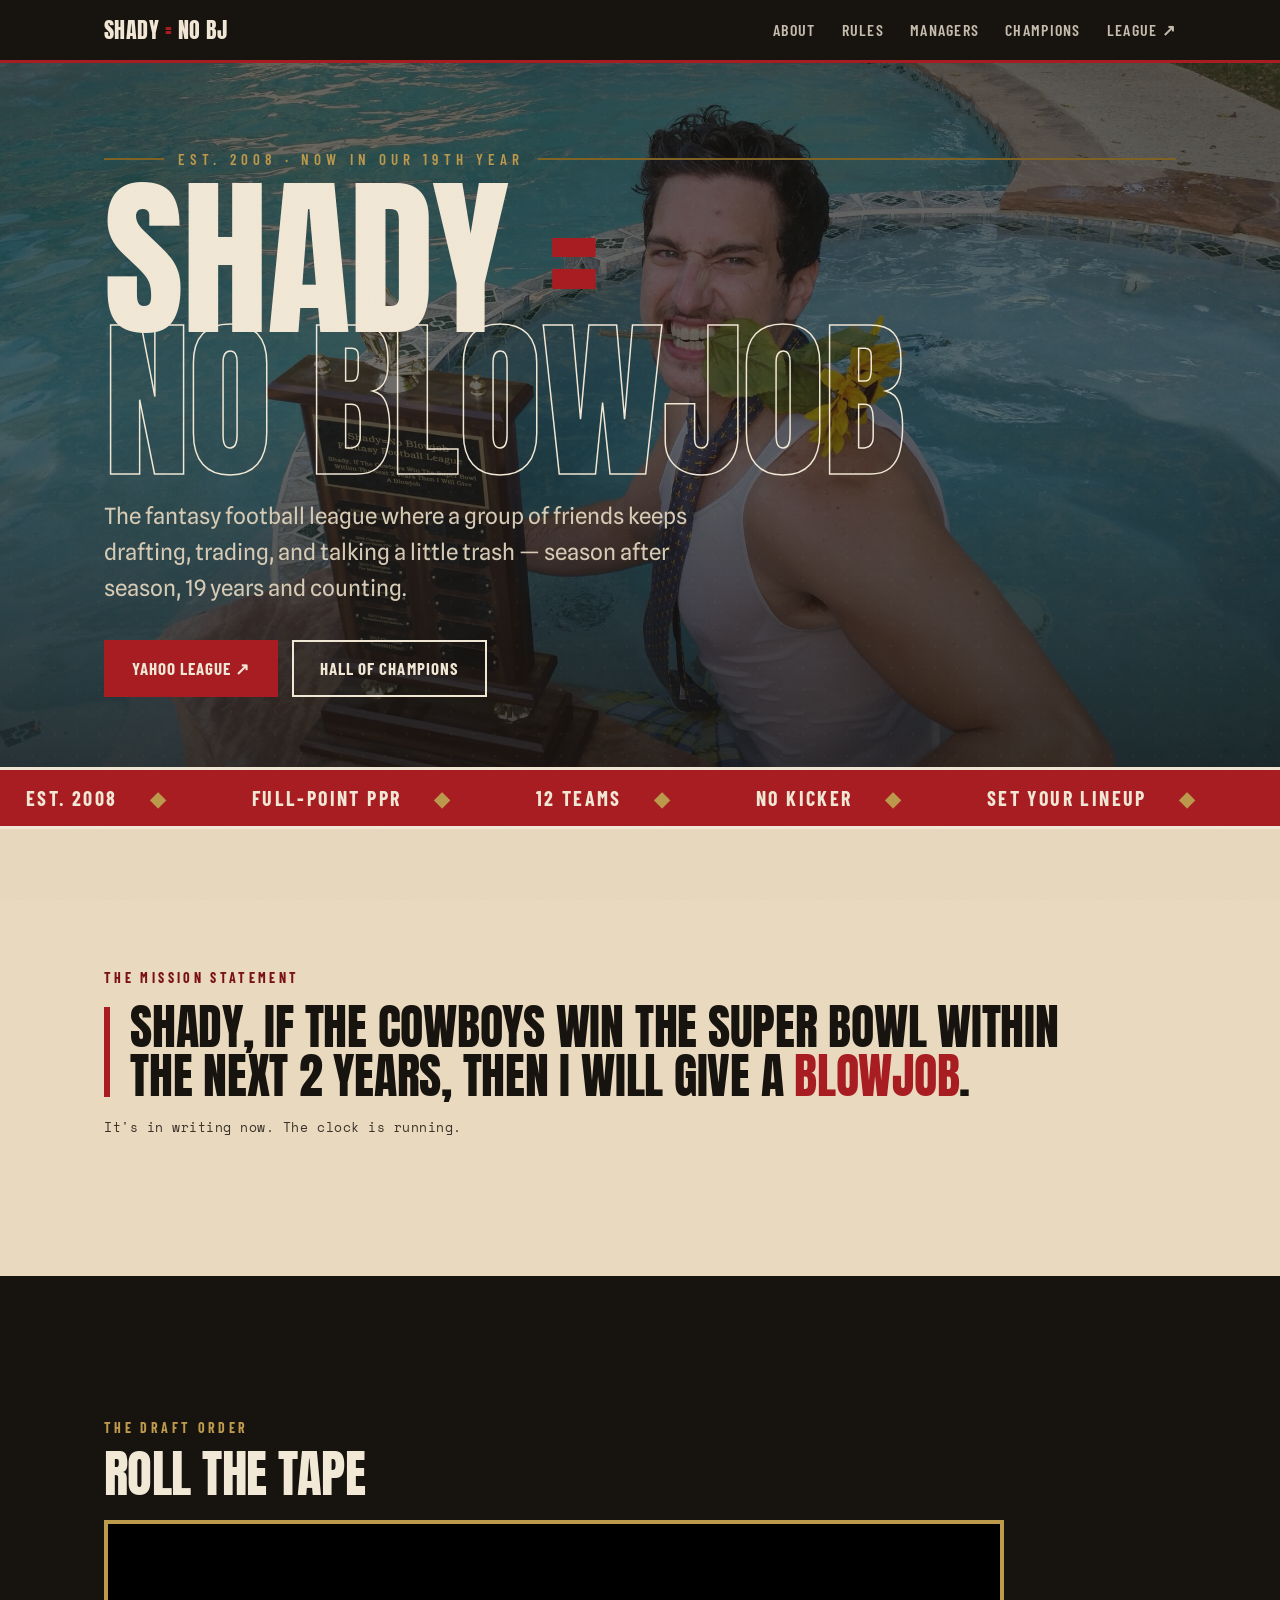
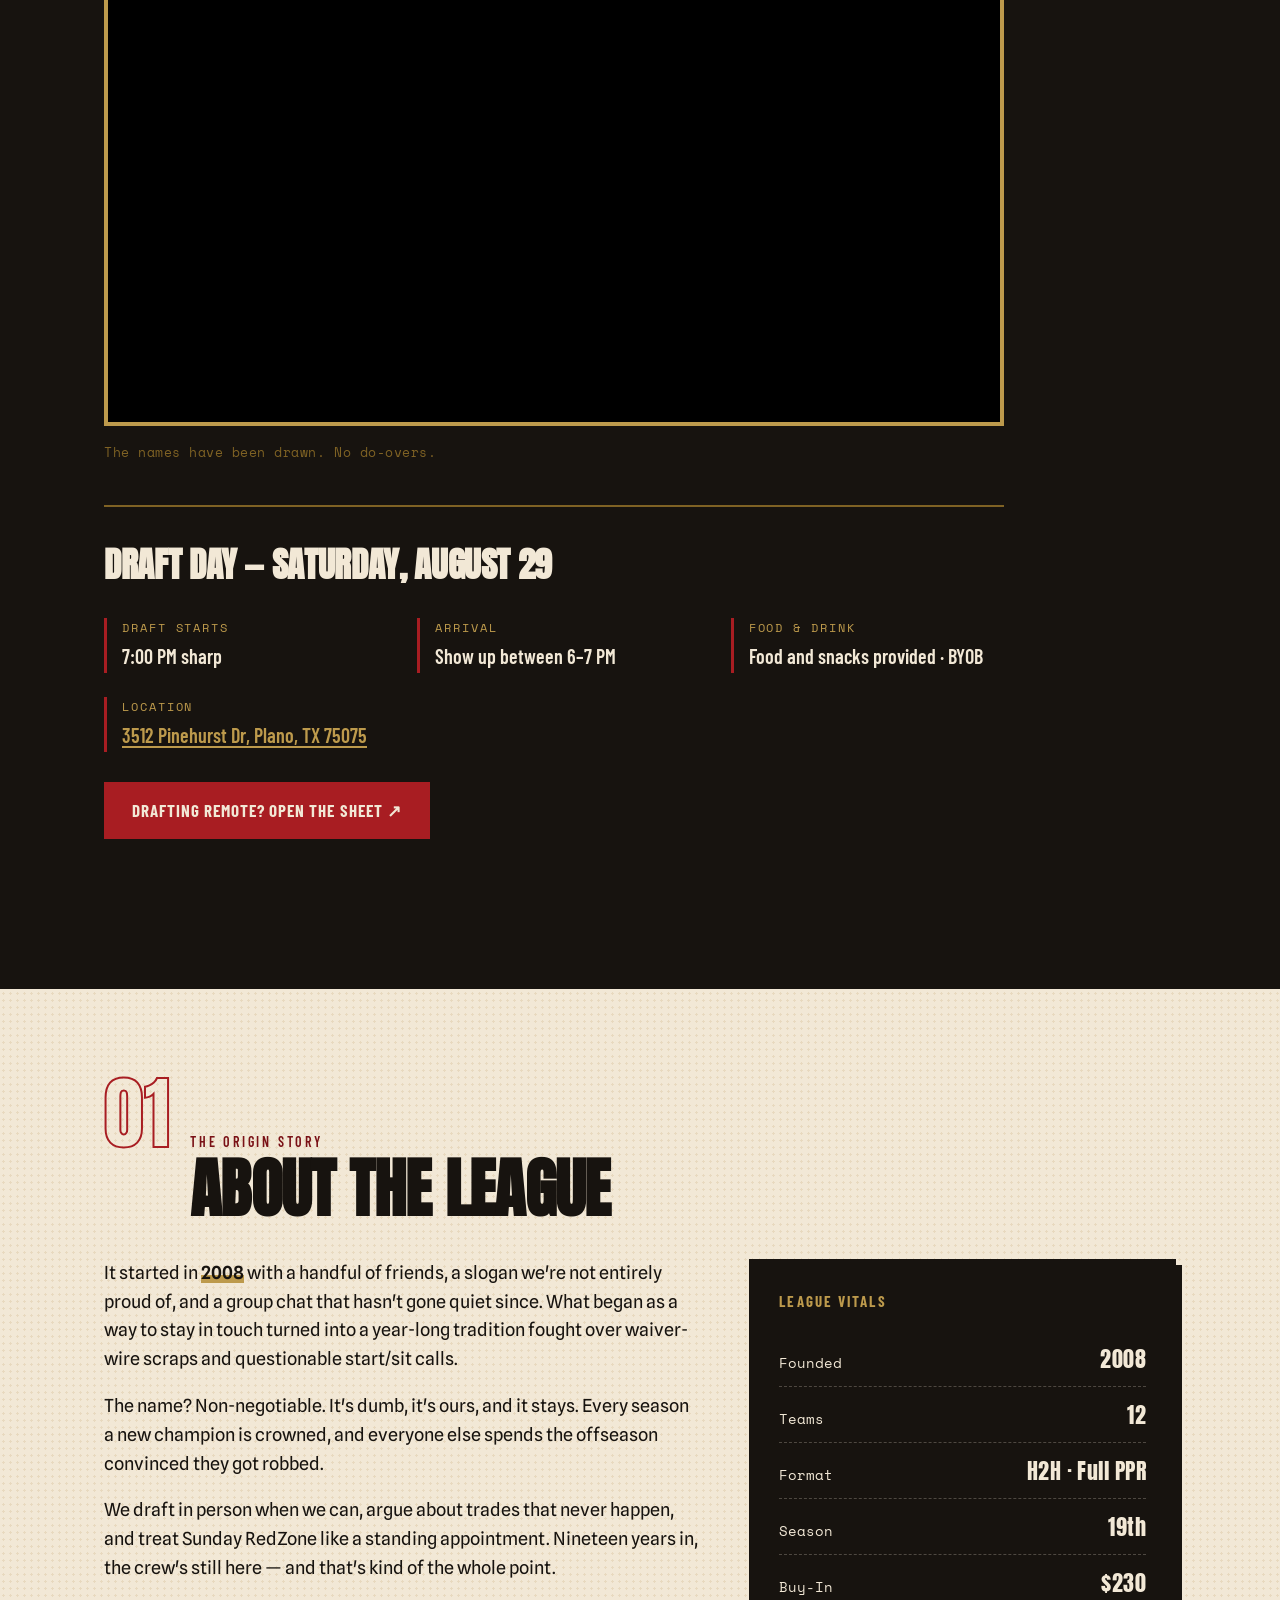
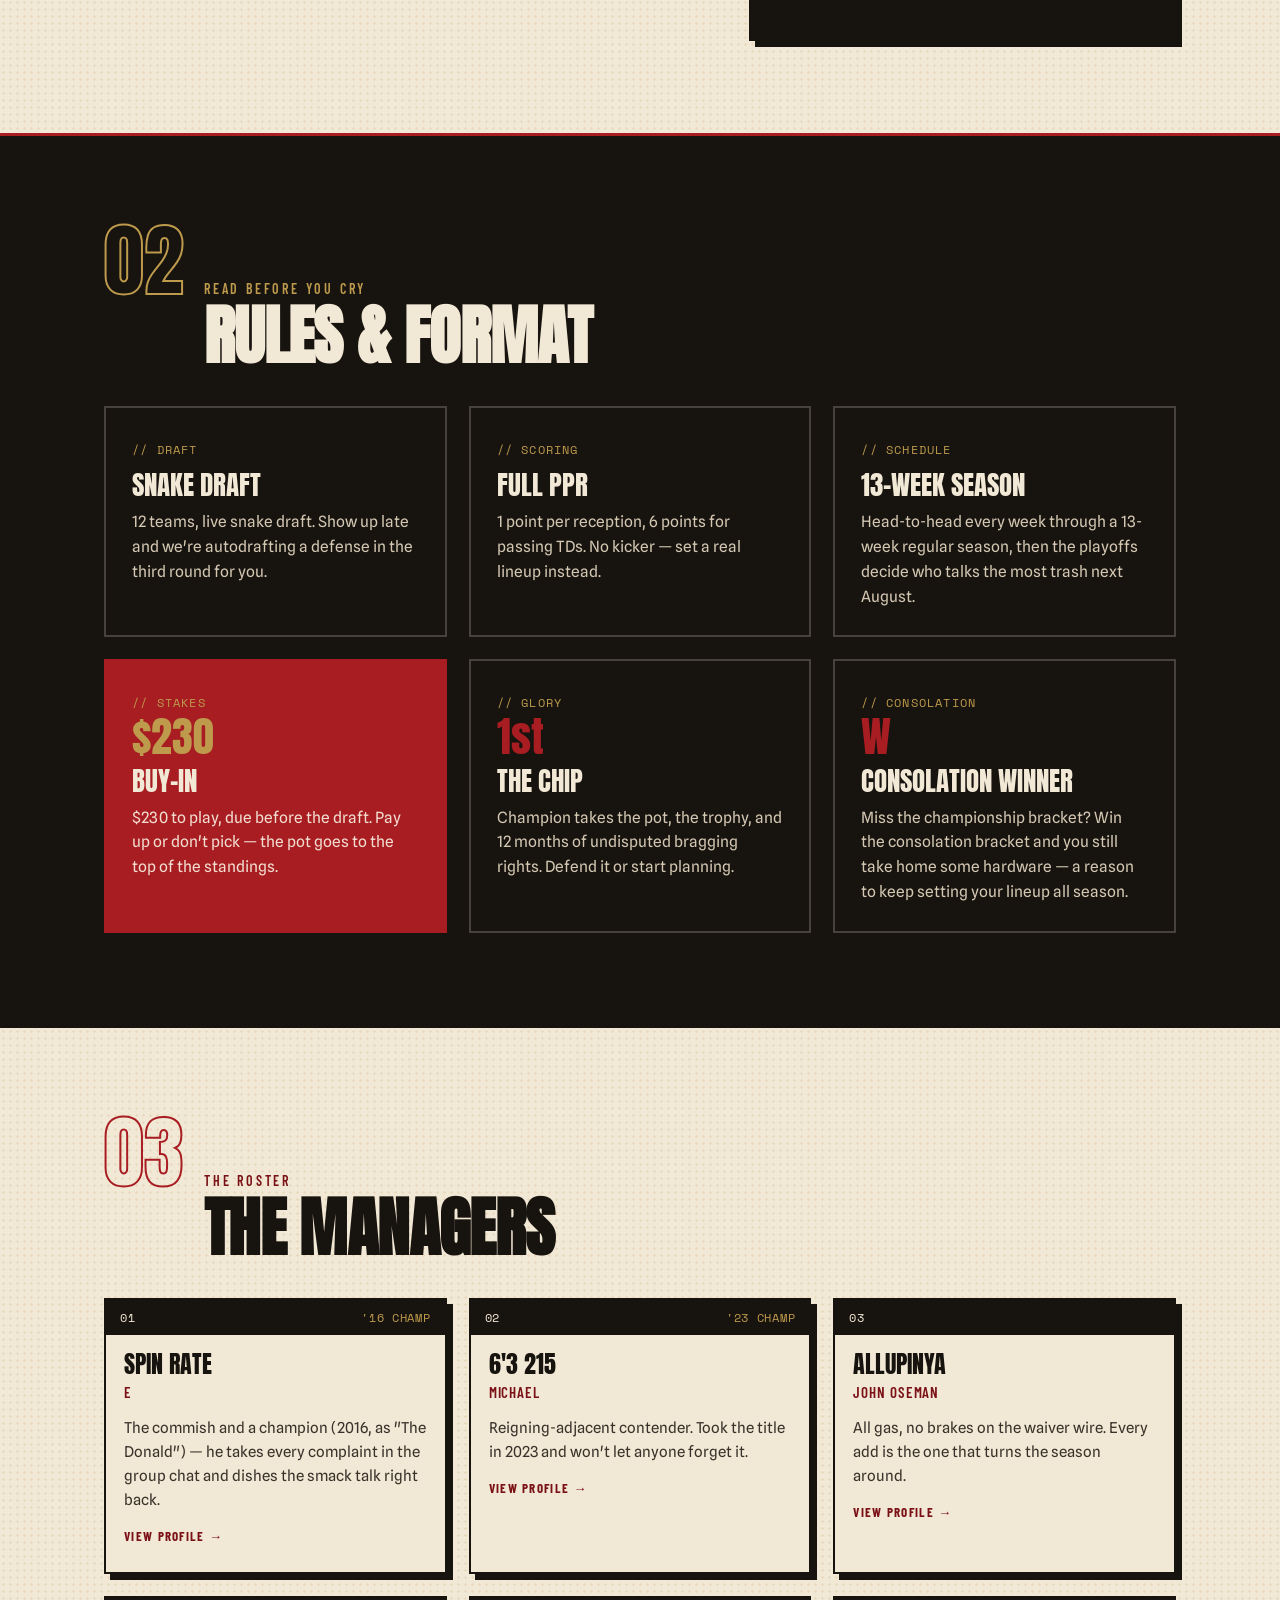
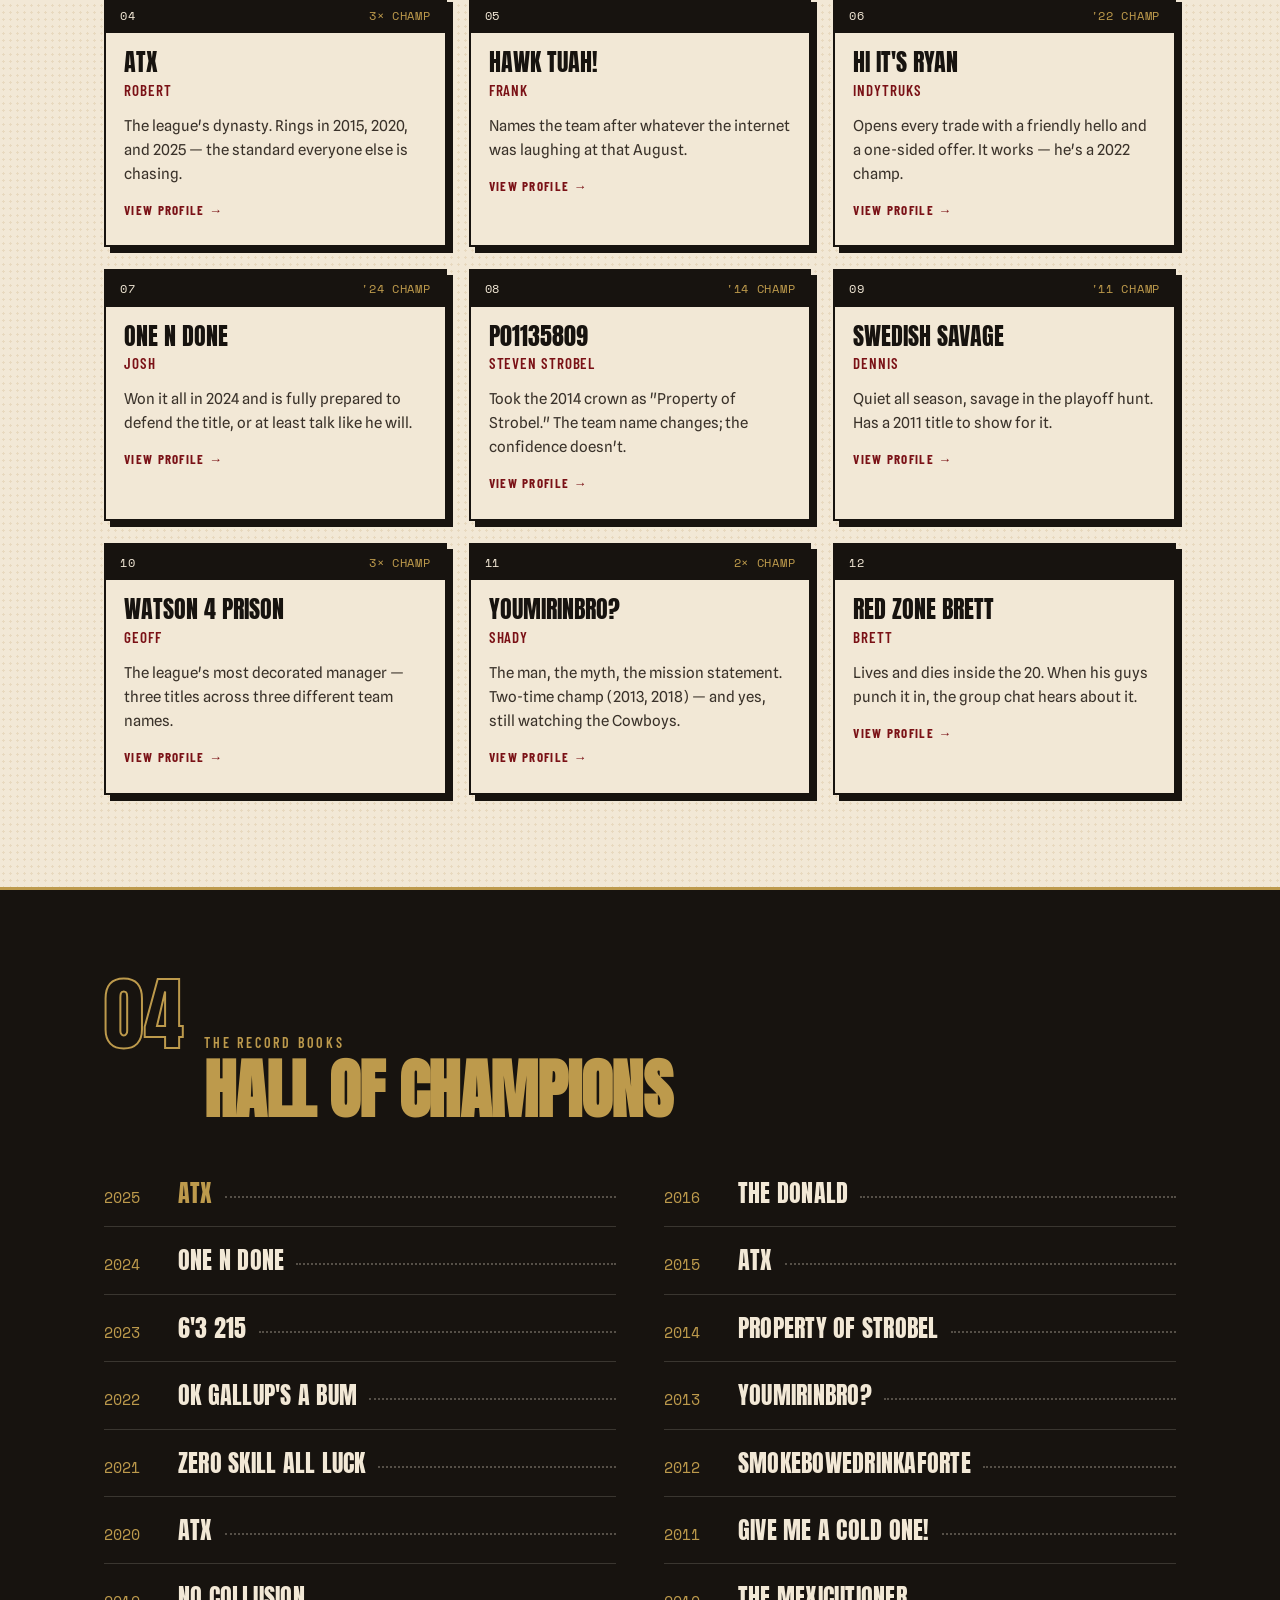
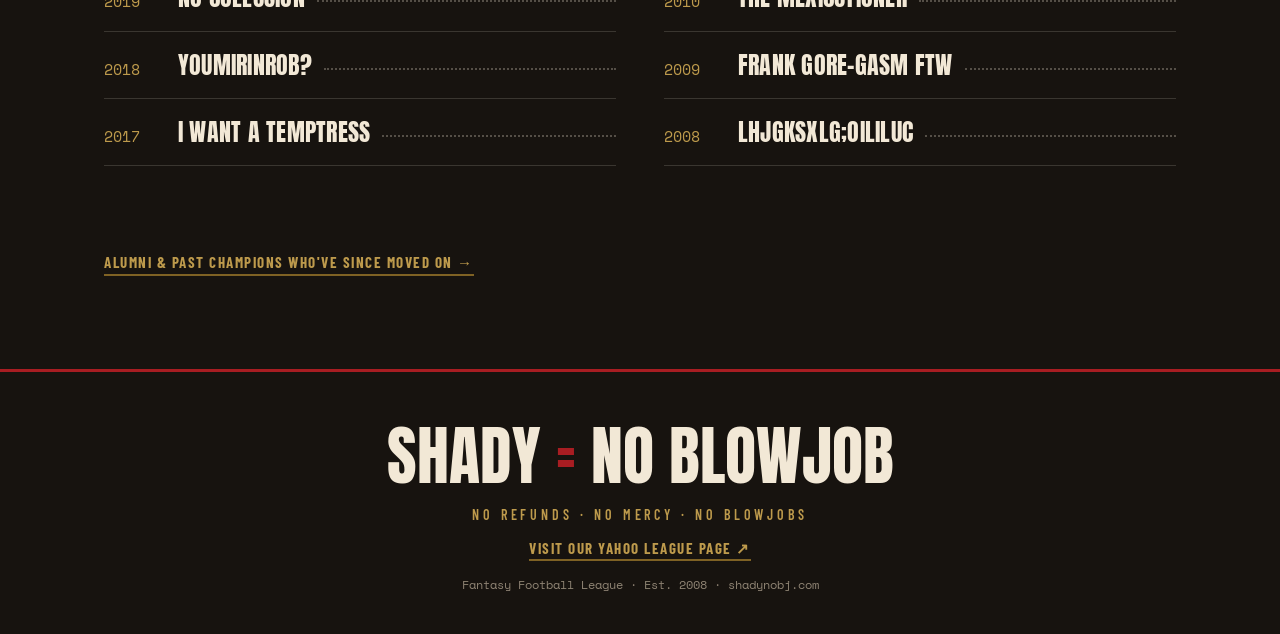
<file: index.html>
<!DOCTYPE html>
<html lang="en">
<head>
  <meta charset="UTF-8" />
  <meta name="viewport" content="width=device-width, initial-scale=1.0" />
  <title>Shady = No Blowjob — Fantasy Football League (Est. 2008)</title>
  <meta name="description" content="Shady = No Blowjob is a 12-team fantasy football league of longtime friends — established 2008, now in its 19th year. Full-point PPR, 13-week season, $230 buy-in." />
  <meta name="keywords" content="Shady No Blowjob, fantasy football league, SNB, full PPR league, 12-team league, Yahoo fantasy football, hall of champions" />
  <meta name="author" content="Shady = No Blowjob Fantasy Football League" />
  <meta name="robots" content="noindex, nofollow" />
  <meta name="theme-color" content="#a81d22" />
  <link rel="canonical" href="https://shadynobj.com/" />

  <!-- Open Graph -->
  <meta property="og:site_name" content="Shady = No Blowjob Fantasy Football League" />
  <meta property="og:title" content="Shady = No Blowjob — Fantasy Football League" />
  <meta property="og:description" content="A 12-team league of friends running strong since 2008. Full PPR, 13-week season, 19 years deep." />
  <meta property="og:type" content="website" />
  <meta property="og:url" content="https://shadynobj.com/" />
  <meta property="og:image" content="https://shadynobj.com/assets/hero.jpg" />
  <meta property="og:image:width" content="2400" />
  <meta property="og:image:height" content="1350" />
  <meta property="og:image:alt" content="A Shady = No Blowjob champion holding the league trophy in a pool." />
  <meta property="og:locale" content="en_US" />

  <!-- Twitter -->
  <meta name="twitter:card" content="summary_large_image" />
  <meta name="twitter:title" content="Shady = No Blowjob — Fantasy Football League" />
  <meta name="twitter:description" content="A 12-team league of friends running strong since 2008. Full PPR, 13-week season, 19 years deep." />
  <meta name="twitter:image" content="https://shadynobj.com/assets/hero.jpg" />
  <meta name="twitter:image:alt" content="A Shady = No Blowjob champion holding the league trophy in a pool." />

  <!-- Icons & manifest -->
  <link rel="icon" href="/favicon.svg" type="image/svg+xml" />
  <link rel="icon" href="/favicon-32x32.png" sizes="32x32" type="image/png" />
  <link rel="icon" href="/favicon-16x16.png" sizes="16x16" type="image/png" />
  <link rel="apple-touch-icon" href="/apple-touch-icon.png" />
  <link rel="manifest" href="/site.webmanifest" />

  <link rel="preconnect" href="https://fonts.googleapis.com" />
  <link rel="preconnect" href="https://fonts.gstatic.com" crossorigin />
  <link href="https://fonts.googleapis.com/css2?family=Anton&family=Barlow+Condensed:ital,wght@0,500;0,600;0,700;1,600&family=Spline+Sans:wght@400;500;600&family=Space+Mono:wght@400;700&display=swap" rel="stylesheet" />
  <style>
    :root {
      --ink: #17130f;
      --ink-soft: #3a322a;
      --paper: #f2e8d6;
      --paper-2: #e8d9bf;
      --blood: #a81d22;
      --blood-deep: #7a1116;
      --gold: #bd9a4c;
      --gold-deep: #7f6224;
      --shadow: 6px 6px 0 var(--ink);
    }

    * { margin: 0; padding: 0; box-sizing: border-box; }
    html { scroll-behavior: smooth; }
    body {
      background-color: var(--paper);
      background-image:
        radial-gradient(var(--paper-2) 1px, transparent 1.4px);
      background-size: 7px 7px;
      color: var(--ink);
      font-family: "Spline Sans", sans-serif;
      font-size: 18px;
      line-height: 1.6;
      overflow-x: hidden;
      -webkit-font-smoothing: antialiased;
    }

    /* grain overlay */
    body::after {
      content: "";
      position: fixed;
      inset: 0;
      pointer-events: none;
      z-index: 9999;
      opacity: 0.05;
      mix-blend-mode: multiply;
      background-image: url("data:image/svg+xml,%3Csvg xmlns='http://www.w3.org/2000/svg' width='140' height='140'%3E%3Cfilter id='n'%3E%3CfeTurbulence type='fractalNoise' baseFrequency='0.85' numOctaves='3'/%3E%3C/filter%3E%3Crect width='100%25' height='100%25' filter='url(%23n)'/%3E%3C/svg%3E");
    }

    ::selection { background: var(--blood); color: var(--paper); }

    .wrap { max-width: 1120px; margin: 0 auto; padding: 0 24px; }

    a { color: inherit; }

    /* ---------- NAV ---------- */
    nav {
      position: sticky; top: 0; z-index: 100;
      background: var(--ink);
      color: var(--paper);
      border-bottom: 3px solid var(--blood);
    }
    nav .wrap {
      display: flex; align-items: center; justify-content: space-between;
      height: 60px;
    }
    .brand {
      font-family: "Anton", sans-serif;
      font-size: 22px; letter-spacing: 0.02em;
      text-transform: uppercase; white-space: nowrap;
    }
    .brand .eq { color: var(--blood); }
    .navlinks { display: flex; gap: 26px; }
    .navlinks a {
      font-family: "Barlow Condensed", sans-serif;
      font-weight: 600; text-transform: uppercase; letter-spacing: 0.08em;
      font-size: 16px; text-decoration: none; color: var(--paper);
      opacity: 0.8; transition: opacity .15s, color .15s;
    }
    .navlinks a:hover { opacity: 1; color: var(--gold); }
    @media (max-width: 720px) { .navlinks { display: none; } }

    /* ---------- HERO ---------- */
    header.hero {
      position: relative;
      background:
        linear-gradient(180deg, rgba(23,19,15,0.66) 0%, rgba(23,19,15,0.62) 45%, rgba(23,19,15,0.85) 100%),
        url("assets/hero.jpg") center 30% / cover no-repeat,
        var(--ink);
      color: var(--paper);
      padding: 84px 0 0;
      overflow: hidden;
    }
    header.hero::before {
      content: "";
      position: absolute; inset: 0;
      background-image: radial-gradient(rgba(189,154,76,0.14) 1.5px, transparent 1.6px);
      background-size: 22px 22px;
      opacity: 0.35;
    }
    .hero .wrap { position: relative; z-index: 2; }
    .overline {
      font-family: "Barlow Condensed", sans-serif;
      font-weight: 600; text-transform: uppercase; letter-spacing: 0.34em;
      font-size: 15px; color: var(--gold);
      display: flex; align-items: center; gap: 14px;
      margin-bottom: 18px;
    }
    .overline::before, .overline::after {
      content: ""; height: 2px; flex: 1; max-width: 60px; background: var(--gold-deep);
    }
    .overline::after { max-width: none; }
    h1.title {
      font-family: "Anton", sans-serif;
      font-weight: 400;
      font-size: clamp(3.2rem, 13.5vw, 11rem);
      line-height: 0.82;
      letter-spacing: -0.01em;
      text-transform: uppercase;
      text-wrap: balance;
    }
    h1.title .eq { color: var(--blood); -webkit-text-stroke: 0; }
    h1.title .lo {
      display: block;
      color: transparent;
      -webkit-text-stroke: 1.5px var(--paper);
    }
    .hero .lede {
      max-width: 620px; margin: 26px 0 0;
      font-size: clamp(1.05rem, 2.4vw, 1.4rem);
      color: #d8ccb6;
    }
    .hero-cta { display: flex; flex-wrap: wrap; gap: 14px; margin: 34px 0 0; }
    .btn {
      font-family: "Barlow Condensed", sans-serif;
      font-weight: 700; text-transform: uppercase; letter-spacing: 0.06em;
      font-size: 17px; text-decoration: none;
      padding: 13px 26px; border: 2px solid var(--paper);
      transition: transform .12s, background .15s, color .15s;
      display: inline-block;
    }
    .btn.primary { background: var(--blood); border-color: var(--blood); color: var(--paper); }
    .btn.primary:hover { background: var(--blood-deep); border-color: var(--blood-deep); transform: translate(-2px,-2px); }
    .btn.ghost:hover { background: var(--paper); color: var(--ink); transform: translate(-2px,-2px); }

    /* ticker */
    .ticker {
      position: relative; z-index: 2;
      margin-top: 70px;
      background: var(--blood);
      color: var(--paper);
      border-top: 3px solid var(--paper);
      border-bottom: 3px solid var(--paper);
      overflow: hidden; white-space: nowrap;
    }
    .ticker-track {
      display: inline-block;
      padding: 12px 0;
      animation: scroll 34s linear infinite;
      font-family: "Barlow Condensed", sans-serif;
      font-weight: 700; text-transform: uppercase; letter-spacing: 0.12em;
      font-size: 20px;
    }
    .ticker-track span { padding: 0 26px; }
    .ticker-track .dot { color: var(--gold); }
    @keyframes scroll { from { transform: translateX(0); } to { transform: translateX(-50%); } }
    @media (prefers-reduced-motion: reduce) { .ticker-track { animation: none; } }

    /* ---------- MISSION ---------- */
    .mission { background: var(--paper-2); border-bottom: 3px solid var(--ink); }
    .mission .wrap { padding-top: 46px; padding-bottom: 46px; }
    .mission .label {
      font-family: "Barlow Condensed", sans-serif; font-weight: 700;
      text-transform: uppercase; letter-spacing: 0.24em; font-size: 14px;
      color: var(--blood-deep); margin-bottom: 14px; display: block;
    }
    .mission blockquote {
      font-family: "Anton", sans-serif; font-weight: 400;
      font-size: clamp(1.6rem, 4.4vw, 3rem); line-height: 1.02;
      text-transform: uppercase; letter-spacing: -0.005em;
      max-width: 960px; position: relative; padding-left: 26px;
    }
    .mission blockquote::before {
      content: ""; position: absolute; left: 0; top: 4px; bottom: 4px;
      width: 6px; background: var(--blood);
    }
    .mission blockquote .em { color: var(--blood); }
    .mission .attn {
      font-family: "Space Mono", monospace; font-size: 13px; color: var(--ink-soft);
      margin-top: 16px; letter-spacing: 0.04em;
    }

    /* ---------- DRAFT ORDER ---------- */
    .draft { background: var(--ink); border-bottom: 3px solid var(--ink); }
    .draft .wrap { padding-top: 46px; padding-bottom: 52px; }
    .draft .label {
      font-family: "Barlow Condensed", sans-serif; font-weight: 700;
      text-transform: uppercase; letter-spacing: 0.24em; font-size: 14px;
      color: var(--gold); margin-bottom: 10px; display: block;
    }
    .draft h2 {
      font-family: "Anton", sans-serif; font-weight: 400;
      font-size: clamp(1.8rem, 5vw, 3.2rem); line-height: 0.95;
      text-transform: uppercase; letter-spacing: -0.01em;
      color: var(--paper); margin-bottom: 22px;
    }
    .draft .video {
      position: relative; width: 100%; max-width: 900px;
      aspect-ratio: 16 / 9; border: 4px solid var(--gold);
      box-shadow: var(--shadow); background: #000;
    }
    .draft .video iframe {
      position: absolute; inset: 0; width: 100%; height: 100%; border: 0;
    }
    .draft .attn {
      font-family: "Space Mono", monospace; font-size: 13px; color: var(--gold-deep);
      margin-top: 16px; letter-spacing: 0.04em;
    }
    .draft-info {
      margin-top: 42px; max-width: 900px;
      border-top: 2px solid var(--gold-deep); padding-top: 30px;
    }
    .draft-info h3 {
      font-family: "Anton", sans-serif; text-transform: uppercase;
      font-size: clamp(1.4rem, 3.6vw, 2.2rem); color: var(--paper);
      letter-spacing: -0.01em; margin-bottom: 24px;
    }
    .draft-grid {
      display: grid; grid-template-columns: repeat(auto-fit, minmax(210px, 1fr));
      gap: 24px 40px;
    }
    .di-item { border-left: 3px solid var(--blood); padding-left: 15px; }
    .di-k {
      font-family: "Space Mono", monospace; font-size: 12px; letter-spacing: 0.16em;
      text-transform: uppercase; color: var(--gold); display: block; margin-bottom: 7px;
    }
    .di-v {
      font-family: "Barlow Condensed", sans-serif; font-weight: 600;
      font-size: 20px; color: var(--paper); line-height: 1.25;
    }
    .di-v a { color: var(--gold); text-decoration: underline; text-underline-offset: 3px; }
    .di-v a:hover { color: var(--paper); }
    .draft-cta { margin-top: 30px; }

    /* ---------- SECTIONS ---------- */
    section { padding: 92px 0; position: relative; }
    .sec-head { display: flex; align-items: baseline; gap: 20px; margin-bottom: 40px; }
    .sec-num {
      font-family: "Anton", sans-serif;
      font-size: clamp(2.5rem, 7vw, 5rem);
      color: transparent; -webkit-text-stroke: 2px var(--blood);
      line-height: 0.8;
    }
    .sec-title {
      font-family: "Anton", sans-serif;
      text-transform: uppercase;
      font-size: clamp(2rem, 6vw, 4rem);
      line-height: 0.9; letter-spacing: -0.01em;
    }
    .sec-kicker {
      font-family: "Barlow Condensed", sans-serif; font-weight: 600;
      text-transform: uppercase; letter-spacing: 0.2em; font-size: 14px;
      color: var(--blood-deep); margin-bottom: 8px; display: block;
    }

    /* ABOUT */
    #about { border-top: 3px solid var(--ink); }
    .about-grid { display: grid; grid-template-columns: 1.4fr 1fr; gap: 48px; align-items: start; }
    .about-grid p { margin-bottom: 18px; }
    .about-grid p .hl { background: linear-gradient(transparent 62%, var(--gold) 62%); font-weight: 600; }
    .factcard {
      background: var(--ink); color: var(--paper);
      padding: 30px; box-shadow: var(--shadow);
    }
    .factcard h3 {
      font-family: "Barlow Condensed", sans-serif; text-transform: uppercase;
      letter-spacing: 0.14em; font-size: 15px; color: var(--gold); margin-bottom: 18px;
    }
    .factrow {
      display: flex; justify-content: space-between; align-items: baseline;
      padding: 10px 0; border-bottom: 1px dashed rgba(242,232,214,0.25);
      font-family: "Space Mono", monospace; font-size: 14px;
    }
    .factrow:last-child { border-bottom: 0; }
    .factrow b { font-family: "Anton", sans-serif; font-weight: 400; font-size: 22px; letter-spacing: 0.02em; }
    @media (max-width: 780px) { .about-grid { grid-template-columns: 1fr; gap: 32px; } }

    /* RULES */
    #rules { background: var(--ink); color: var(--paper); border-top: 3px solid var(--blood); }
    #rules .sec-num { -webkit-text-stroke: 2px var(--gold); }
    #rules .sec-kicker { color: var(--gold); }
    .rules-grid { display: grid; grid-template-columns: repeat(3, 1fr); gap: 22px; }
    .rule {
      border: 2px solid rgba(242,232,214,0.22);
      padding: 26px; position: relative; transition: transform .15s, border-color .15s;
    }
    .rule:hover { transform: translateY(-4px); border-color: var(--gold); }
    .rule .tag {
      font-family: "Space Mono", monospace; font-size: 12px; color: var(--gold);
      letter-spacing: 0.1em;
    }
    .rule h4 {
      font-family: "Anton", sans-serif; font-weight: 400; text-transform: uppercase;
      font-size: 1.7rem; line-height: 0.95; margin: 10px 0 12px;
    }
    .rule p { font-size: 15.5px; color: #d3c7b2; }
    .rule .big {
      font-family: "Anton", sans-serif; font-size: 2.6rem; color: var(--blood);
      line-height: 1; display: block; margin-bottom: 6px;
    }
    .rule.blood { background: var(--blood); border-color: var(--blood); }
    .rule.blood .tag, .rule.blood .big { color: var(--gold); }
    .rule.blood p { color: #f2ddd0; }
    @media (max-width: 820px) { .rules-grid { grid-template-columns: 1fr 1fr; } }
    @media (max-width: 540px) { .rules-grid { grid-template-columns: 1fr; } }

    /* MEMBERS */
    #members { border-top: 3px solid var(--ink); }
    .members-grid { display: grid; grid-template-columns: repeat(3, 1fr); gap: 22px; }
    .mgr {
      display: block; text-decoration: none; color: inherit;
      background: var(--paper);
      border: 2px solid var(--ink);
      box-shadow: var(--shadow);
      transition: transform .14s, box-shadow .14s;
    }
    .mgr:hover { transform: translate(-3px,-3px); box-shadow: 9px 9px 0 var(--blood); }
    .mgr .go {
      display: inline-block; margin-top: 14px;
      font-family: "Barlow Condensed", sans-serif; font-weight: 700;
      text-transform: uppercase; letter-spacing: 0.1em; font-size: 13px;
      color: var(--blood-deep);
    }
    .mgr:hover .go { color: var(--blood); }
    .mgr .bar {
      background: var(--ink); color: var(--paper);
      display: flex; justify-content: space-between; align-items: center;
      padding: 8px 14px;
      font-family: "Space Mono", monospace; font-size: 12px; letter-spacing: 0.06em;
    }
    .mgr .bar .rec { color: var(--gold); }
    .mgr .body { padding: 18px 18px 22px; }
    .mgr .team {
      font-family: "Anton", sans-serif; font-weight: 400; text-transform: uppercase;
      font-size: 1.5rem; line-height: 0.95; margin-bottom: 4px;
    }
    .mgr .name {
      font-family: "Barlow Condensed", sans-serif; font-weight: 600;
      text-transform: uppercase; letter-spacing: 0.06em; color: var(--blood-deep);
      font-size: 15px; margin-bottom: 12px;
    }
    .mgr .bio { font-size: 15px; color: var(--ink-soft); }
    @media (max-width: 820px) { .members-grid { grid-template-columns: 1fr 1fr; } }
    @media (max-width: 540px) { .members-grid { grid-template-columns: 1fr; } }

    /* CHAMPIONS */
    #champions { background: var(--ink); color: var(--paper); border-top: 3px solid var(--gold); }
    #champions .sec-num { -webkit-text-stroke: 2px var(--gold); }
    #champions .sec-title { color: var(--gold); }
    #champions .sec-kicker { color: var(--gold); }
    .champ-layout { display: grid; grid-template-columns: 1fr; gap: 48px; align-items: start; }
    .ledger { list-style: none; column-count: 2; column-gap: 48px; }
    .ledger li { break-inside: avoid; }
    .champ-foot { margin-top: 34px; }
    .champ-foot a {
      font-family: "Barlow Condensed", sans-serif; font-weight: 700;
      text-transform: uppercase; letter-spacing: 0.1em; font-size: 15px;
      color: var(--gold); text-decoration: none;
      border-bottom: 2px solid var(--gold-deep); padding-bottom: 3px;
      transition: color .15s, border-color .15s;
    }
    .champ-foot a:hover { color: var(--paper); border-color: var(--paper); }
    .ledger li {
      display: flex; align-items: baseline; gap: 12px;
      padding: 14px 0; border-bottom: 1px solid rgba(242,232,214,0.16);
    }
    .ledger .yr { font-family: "Space Mono", monospace; color: var(--gold); font-size: 15px; width: 62px; flex: none; }
    .ledger .who { font-family: "Anton", sans-serif; font-weight: 400; text-transform: uppercase; font-size: 1.5rem; letter-spacing: 0.01em; }
    .ledger .lead { flex: 1; border-bottom: 2px dotted rgba(242,232,214,0.28); transform: translateY(-5px); }
    .ledger .note { font-family: "Space Mono", monospace; font-size: 12px; color: #b7ab95; flex: none; }
    .ledger li:first-child .who { color: var(--gold); }
    .shame {
      background: var(--blood); padding: 28px; box-shadow: 6px 6px 0 var(--gold-deep);
    }
    .shame h3 {
      font-family: "Anton", sans-serif; font-weight: 400; text-transform: uppercase;
      font-size: 1.8rem; line-height: 0.95; margin-bottom: 6px;
    }
    .shame p.sub { font-family: "Space Mono", monospace; font-size: 12px; color: var(--gold); margin-bottom: 18px; letter-spacing: 0.05em; }
    .shame ul { list-style: none; }
    .shame li {
      display: flex; justify-content: space-between; padding: 9px 0;
      border-bottom: 1px dashed rgba(242,232,214,0.3); font-size: 15px;
    }
    .shame li span:first-child { font-family: "Space Mono", monospace; color: #f2ddd0; }
    .shame li b { font-family: "Barlow Condensed", sans-serif; text-transform: uppercase; letter-spacing: 0.04em; }
    @media (max-width: 820px) { .champ-layout { grid-template-columns: 1fr; gap: 32px; } }
    @media (max-width: 720px) { .ledger { column-count: 1; } }

    /* FOOTER */
    footer {
      background: var(--ink); color: var(--paper);
      border-top: 3px solid var(--blood); padding: 56px 0 40px;
    }
    footer .wrap { text-align: center; }
    footer .mark {
      font-family: "Anton", sans-serif; text-transform: uppercase;
      font-size: clamp(2rem, 8vw, 4rem); line-height: 0.9;
    }
    footer .mark .eq { color: var(--blood); }
    footer .creed {
      font-family: "Barlow Condensed", sans-serif; font-weight: 600;
      text-transform: uppercase; letter-spacing: 0.28em; font-size: 14px;
      color: var(--gold); margin: 18px 0 8px;
    }
    footer .foot-link { margin: 4px 0 12px; }
    footer .foot-link a {
      font-family: "Barlow Condensed", sans-serif; font-weight: 700;
      text-transform: uppercase; letter-spacing: 0.1em; font-size: 15px;
      color: var(--gold); text-decoration: none;
      border-bottom: 2px solid var(--gold-deep); padding-bottom: 2px;
      transition: color .15s, border-color .15s;
    }
    footer .foot-link a:hover { color: var(--paper); border-color: var(--paper); }
    footer .small { font-family: "Space Mono", monospace; font-size: 12px; color: #8f8474; }

    /* load-in */
    .rise { opacity: 0; transform: translateY(22px); animation: rise .7s cubic-bezier(.2,.7,.2,1) forwards; }
    @keyframes rise { to { opacity: 1; transform: none; } }
    .d1 { animation-delay: .05s; } .d2 { animation-delay: .18s; }
    .d3 { animation-delay: .31s; } .d4 { animation-delay: .44s; } .d5 { animation-delay: .57s; }
    @media (prefers-reduced-motion: reduce) { .rise { animation: none; opacity: 1; transform: none; } }
  </style>

  <script type="application/ld+json">
  {
    "@context": "https://schema.org",
    "@type": "SportsOrganization",
    "name": "Shady = No Blowjob Fantasy Football League",
    "alternateName": "Shady = No BJ",
    "url": "https://shadynobj.com/",
    "logo": "https://shadynobj.com/favicon-512x512.png",
    "image": "https://shadynobj.com/assets/hero.jpg",
    "foundingDate": "2008",
    "sport": "Fantasy Football",
    "description": "A 12-team fantasy football league of longtime friends, established 2008 and now in its 19th year. Full-point PPR, 13-week regular season, $230 buy-in.",
    "sameAs": [
      "https://football.fantasysports.yahoo.com/league/shady_douche/2026"
    ]
  }
  </script>
</head>
<body>

  <nav>
    <div class="wrap">
      <div class="brand">SHADY <span class="eq">=</span> NO BJ</div>
      <div class="navlinks">
        <a href="#about">About</a>
        <a href="#rules">Rules</a>
        <a href="#members">Managers</a>
        <a href="#champions">Champions</a>
        <a href="https://football.fantasysports.yahoo.com/league/shady_douche/2026" target="_blank" rel="noopener">League ↗</a>
      </div>
    </div>
  </nav>

  <!-- ============ HERO ============ -->
  <header class="hero">
    <div class="wrap">
      <p class="overline rise d1">Est. 2008 · Now in Our 19th Year</p>
      <h1 class="title rise d2">Shady <span class="eq">=</span> <span class="lo">No Blowjob</span></h1>
      <p class="lede rise d3">The fantasy football league where a group of friends keeps drafting, trading, and talking a little trash — season after season, 19 years and counting.</p>
      <div class="hero-cta rise d4">
        <a href="https://football.fantasysports.yahoo.com/league/shady_douche/2026" target="_blank" rel="noopener" class="btn primary">Yahoo League ↗</a>
        <a href="#champions" class="btn ghost">Hall of Champions</a>
      </div>
    </div>

    <!-- TICKER: edit these taunts to whatever -->
    <div class="ticker rise d5">
      <div class="ticker-track">
        <span>Est. 2008 <span class="dot">◆</span></span>
        <span>Full-point PPR <span class="dot">◆</span></span>
        <span>12 teams <span class="dot">◆</span></span>
        <span>No kicker <span class="dot">◆</span></span>
        <span>Set your lineup <span class="dot">◆</span></span>
        <span>19 years and counting <span class="dot">◆</span></span>
        <span>Est. 2008 <span class="dot">◆</span></span>
        <span>Full-point PPR <span class="dot">◆</span></span>
        <span>12 teams <span class="dot">◆</span></span>
        <span>No kicker <span class="dot">◆</span></span>
        <span>Set your lineup <span class="dot">◆</span></span>
        <span>19 years and counting <span class="dot">◆</span></span>
      </div>
    </div>
  </header>

  <!-- ============ MISSION ============ -->
  <section class="mission">
    <div class="wrap">
      <span class="label">The Mission Statement</span>
      <blockquote>Shady, if the Cowboys win the Super Bowl within the next 2 years, then I will give a <span class="em">blowjob</span>.</blockquote>
      <p class="attn">It's in writing now. The clock is running.</p>
    </div>
  </section>

  <!-- ============ DRAFT ORDER ============ -->
  <section class="draft">
    <div class="wrap">
      <span class="label">The Draft Order</span>
      <h2>Roll the Tape</h2>
      <div class="video">
        <iframe
          src="https://www.youtube-nocookie.com/embed/j2bDRvMTJ0A"
          title="Draft Order"
          allow="accelerometer; autoplay; clipboard-write; encrypted-media; gyroscope; picture-in-picture; web-share"
          referrerpolicy="strict-origin-when-cross-origin"
          allowfullscreen></iframe>
      </div>
      <p class="attn">The names have been drawn. No do-overs.</p>

      <div class="draft-info">
        <h3>Draft Day — Saturday, August 29</h3>
        <div class="draft-grid">
          <div class="di-item">
            <span class="di-k">Draft Starts</span>
            <span class="di-v">7:00 PM sharp</span>
          </div>
          <div class="di-item">
            <span class="di-k">Arrival</span>
            <span class="di-v">Show up between 6–7 PM</span>
          </div>
          <div class="di-item">
            <span class="di-k">Food &amp; Drink</span>
            <span class="di-v">Food and snacks provided · BYOB</span>
          </div>
          <div class="di-item">
            <span class="di-k">Location</span>
            <span class="di-v"><a href="https://www.google.com/maps/search/?api=1&amp;query=3512+Pinehurst+Dr+Plano+TX+75075" target="_blank" rel="noopener">3512 Pinehurst Dr, Plano, TX 75075</a></span>
          </div>
        </div>
        <div class="draft-cta">
          <a class="btn primary" href="https://docs.google.com/spreadsheets/d/11p93RIUgcYcl68Lh4yJn6vJWckWmNEtWcsVZPeAbN7M/edit?usp=sharing" target="_blank" rel="noopener">Drafting Remote? Open the Sheet ↗</a>
        </div>
      </div>
    </div>
  </section>

  <!-- ============ ABOUT ============ -->
  <section id="about">
    <div class="wrap">
      <div class="sec-head">
        <span class="sec-num">01</span>
        <div>
          <span class="sec-kicker">The Origin Story</span>
          <h2 class="sec-title">About the League</h2>
        </div>
      </div>
      <div class="about-grid">
        <div>
          <p>It started in <span class="hl">2008</span> with a handful of friends, a slogan we're not entirely proud of, and a group chat that hasn't gone quiet since. What began as a way to stay in touch turned into a year-long tradition fought over waiver-wire scraps and questionable start/sit calls.</p>
          <p>The name? Non-negotiable. It's dumb, it's ours, and it stays. Every season a new champion is crowned, and everyone else spends the offseason convinced they got robbed.</p>
          <p>We draft in person when we can, argue about trades that never happen, and treat Sunday RedZone like a standing appointment. Nineteen years in, the crew's still here — and that's kind of the whole point.</p>
        </div>
        <div class="factcard">
          <h3>League Vitals</h3>
          <div class="factrow"><span>Founded</span><b>2008</b></div>
          <div class="factrow"><span>Teams</span><b>12</b></div>
          <div class="factrow"><span>Format</span><b>H2H · Full PPR</b></div>
          <div class="factrow"><span>Season</span><b>19th</b></div>
          <div class="factrow"><span>Buy-In</span><b>$230</b></div>
        </div>
      </div>
    </div>
  </section>

  <!-- ============ RULES ============ -->
  <section id="rules">
    <div class="wrap">
      <div class="sec-head">
        <span class="sec-num">02</span>
        <div>
          <span class="sec-kicker">Read Before You Cry</span>
          <h2 class="sec-title">Rules &amp; Format</h2>
        </div>
      </div>
      <div class="rules-grid">
        <div class="rule">
          <span class="tag">// DRAFT</span>
          <h4>Snake Draft</h4>
          <p>12 teams, live snake draft. Show up late and we're autodrafting a defense in the third round for you.</p>
        </div>
        <div class="rule">
          <span class="tag">// SCORING</span>
          <h4>Full PPR</h4>
          <p>1 point per reception, 6 points for passing TDs. No kicker — set a real lineup instead.</p>
        </div>
        <div class="rule">
          <span class="tag">// SCHEDULE</span>
          <h4>13-Week Season</h4>
          <p>Head-to-head every week through a 13-week regular season, then the playoffs decide who talks the most trash next August.</p>
        </div>
        <div class="rule blood">
          <span class="tag">// STAKES</span>
          <span class="big">$230</span>
          <h4>Buy-In</h4>
          <p>$230 to play, due before the draft. Pay up or don't pick — the pot goes to the top of the standings.</p>
        </div>
        <div class="rule">
          <span class="tag">// GLORY</span>
          <span class="big">1st</span>
          <h4>The Chip</h4>
          <p>Champion takes the pot, the trophy, and 12 months of undisputed bragging rights. Defend it or start planning.</p>
        </div>
        <div class="rule">
          <span class="tag">// CONSOLATION</span>
          <span class="big">W</span>
          <h4>Consolation Winner</h4>
          <p>Miss the championship bracket? Win the consolation bracket and you still take home some hardware — a reason to keep setting your lineup all season.</p>
        </div>
      </div>
    </div>
  </section>

  <!-- ============ MEMBERS ============ -->
  <section id="members">
    <div class="wrap">
      <div class="sec-head">
        <span class="sec-num">03</span>
        <div>
          <span class="sec-kicker">The Roster</span>
          <h2 class="sec-title">The Managers</h2>
        </div>
      </div>
      <div class="members-grid">
        <a class="mgr" href="managers/spin-rate.html">
          <div class="bar"><span>01</span><span class="rec">'16 CHAMP</span></div>
          <div class="body">
            <div class="team">Spin Rate</div>
            <div class="name">E</div>
            <p class="bio">The commish and a champion (2016, as "The Donald") — he takes every complaint in the group chat and dishes the smack talk right back.</p>
            <span class="go">View profile →</span>
          </div>
        </a>
        <a class="mgr" href="managers/6-3-215.html">
          <div class="bar"><span>02</span><span class="rec">'23 CHAMP</span></div>
          <div class="body">
            <div class="team">6'3 215</div>
            <div class="name">michael</div>
            <p class="bio">Reigning-adjacent contender. Took the title in 2023 and won't let anyone forget it.</p>
            <span class="go">View profile →</span>
          </div>
        </a>
        <a class="mgr" href="managers/allupinya.html">
          <div class="bar"><span>03</span><span class="rec"></span></div>
          <div class="body">
            <div class="team">ALLUPINYA</div>
            <div class="name">John Oseman</div>
            <p class="bio">All gas, no brakes on the waiver wire. Every add is the one that turns the season around.</p>
            <span class="go">View profile →</span>
          </div>
        </a>
        <a class="mgr" href="managers/atx.html">
          <div class="bar"><span>04</span><span class="rec">3× CHAMP</span></div>
          <div class="body">
            <div class="team">ATX</div>
            <div class="name">robert</div>
            <p class="bio">The league's dynasty. Rings in 2015, 2020, and 2025 — the standard everyone else is chasing.</p>
            <span class="go">View profile →</span>
          </div>
        </a>
        <a class="mgr" href="managers/hawk-tuah.html">
          <div class="bar"><span>05</span><span class="rec"></span></div>
          <div class="body">
            <div class="team">Hawk Tuah!</div>
            <div class="name">Frank</div>
            <p class="bio">Names the team after whatever the internet was laughing at that August.</p>
            <span class="go">View profile →</span>
          </div>
        </a>
        <a class="mgr" href="managers/hi-its-ryan.html">
          <div class="bar"><span>06</span><span class="rec">'22 CHAMP</span></div>
          <div class="body">
            <div class="team">Hi it's Ryan</div>
            <div class="name">IndyTruks</div>
            <p class="bio">Opens every trade with a friendly hello and a one-sided offer. It works — he's a 2022 champ.</p>
            <span class="go">View profile →</span>
          </div>
        </a>
        <a class="mgr" href="managers/one-n-done.html">
          <div class="bar"><span>07</span><span class="rec">'24 CHAMP</span></div>
          <div class="body">
            <div class="team">One N Done</div>
            <div class="name">Josh</div>
            <p class="bio">Won it all in 2024 and is fully prepared to defend the title, or at least talk like he will.</p>
            <span class="go">View profile →</span>
          </div>
        </a>
        <a class="mgr" href="managers/p01135809.html">
          <div class="bar"><span>08</span><span class="rec">'14 CHAMP</span></div>
          <div class="body">
            <div class="team">P01135809</div>
            <div class="name">Steven Strobel</div>
            <p class="bio">Took the 2014 crown as "Property of Strobel." The team name changes; the confidence doesn't.</p>
            <span class="go">View profile →</span>
          </div>
        </a>
        <a class="mgr" href="managers/swedish-savage.html">
          <div class="bar"><span>09</span><span class="rec">'11 CHAMP</span></div>
          <div class="body">
            <div class="team">Swedish Savage</div>
            <div class="name">dennis</div>
            <p class="bio">Quiet all season, savage in the playoff hunt. Has a 2011 title to show for it.</p>
            <span class="go">View profile →</span>
          </div>
        </a>
        <a class="mgr" href="managers/watson-4-prison.html">
          <div class="bar"><span>10</span><span class="rec">3× CHAMP</span></div>
          <div class="body">
            <div class="team">Watson 4 Prison</div>
            <div class="name">Geoff</div>
            <p class="bio">The league's most decorated manager — three titles across three different team names.</p>
            <span class="go">View profile →</span>
          </div>
        </a>
        <a class="mgr" href="managers/youmirinbro.html">
          <div class="bar"><span>11</span><span class="rec">2× CHAMP</span></div>
          <div class="body">
            <div class="team">youMIRINbro?</div>
            <div class="name">Shady</div>
            <p class="bio">The man, the myth, the mission statement. Two-time champ (2013, 2018) — and yes, still watching the Cowboys.</p>
            <span class="go">View profile →</span>
          </div>
        </a>
        <a class="mgr" href="managers/red-zone-brett.html">
          <div class="bar"><span>12</span><span class="rec"></span></div>
          <div class="body">
            <div class="team">Red Zone Brett</div>
            <div class="name">Brett</div>
            <p class="bio">Lives and dies inside the 20. When his guys punch it in, the group chat hears about it.</p>
            <span class="go">View profile →</span>
          </div>
        </a>
      </div>
    </div>
  </section>

  <!-- ============ CHAMPIONS ============ -->
  <section id="champions">
    <div class="wrap">
      <div class="sec-head">
        <span class="sec-num">04</span>
        <div>
          <span class="sec-kicker">The Record Books</span>
          <h2 class="sec-title">Hall of Champions</h2>
        </div>
      </div>
      <div class="champ-layout">
        <ul class="ledger">
          <li><span class="yr">2025</span> <span class="who">ATX</span> <span class="lead"></span></li>
          <li><span class="yr">2024</span> <span class="who">One N Done</span> <span class="lead"></span></li>
          <li><span class="yr">2023</span> <span class="who">6'3 215</span> <span class="lead"></span></li>
          <li><span class="yr">2022</span> <span class="who">Ok Gallup's a Bum</span> <span class="lead"></span></li>
          <li><span class="yr">2021</span> <span class="who">Zero Skill All Luck</span> <span class="lead"></span></li>
          <li><span class="yr">2020</span> <span class="who">ATX</span> <span class="lead"></span></li>
          <li><span class="yr">2019</span> <span class="who">No Collusion</span> <span class="lead"></span></li>
          <li><span class="yr">2018</span> <span class="who">youMIRINRob?</span> <span class="lead"></span></li>
          <li><span class="yr">2017</span> <span class="who">I Want a Temptress</span> <span class="lead"></span></li>
          <li><span class="yr">2016</span> <span class="who">The Donald</span> <span class="lead"></span></li>
          <li><span class="yr">2015</span> <span class="who">ATX</span> <span class="lead"></span></li>
          <li><span class="yr">2014</span> <span class="who">Property of Strobel</span> <span class="lead"></span></li>
          <li><span class="yr">2013</span> <span class="who">youMIRINbro?</span> <span class="lead"></span></li>
          <li><span class="yr">2012</span> <span class="who">SmokeBoweDrinkaForte</span> <span class="lead"></span></li>
          <li><span class="yr">2011</span> <span class="who">Give me a COLD one!</span> <span class="lead"></span></li>
          <li><span class="yr">2010</span> <span class="who">The Mexicutioner</span> <span class="lead"></span></li>
          <li><span class="yr">2009</span> <span class="who">Frank Gore-gasm FTW</span> <span class="lead"></span></li>
          <li><span class="yr">2008</span> <span class="who">lhjgksxlg;oililuc</span> <span class="lead"></span></li>
        </ul>
        <p class="champ-foot"><a href="alumni.html">Alumni &amp; past champions who've since moved on →</a></p>
      </div>
    </div>
  </section>

  <!-- ============ FOOTER ============ -->
  <footer>
    <div class="wrap">
      <div class="mark">SHADY <span class="eq">=</span> NO BLOWJOB</div>
      <p class="creed">No Refunds · No Mercy · No Blowjobs</p>
      <p class="foot-link"><a href="https://football.fantasysports.yahoo.com/league/shady_douche/2026" target="_blank" rel="noopener">Visit our Yahoo league page ↗</a></p>
      <p class="small">Fantasy Football League · Est. 2008 · shadynobj.com</p>
    </div>
  </footer>

</body>
</html>
</file>
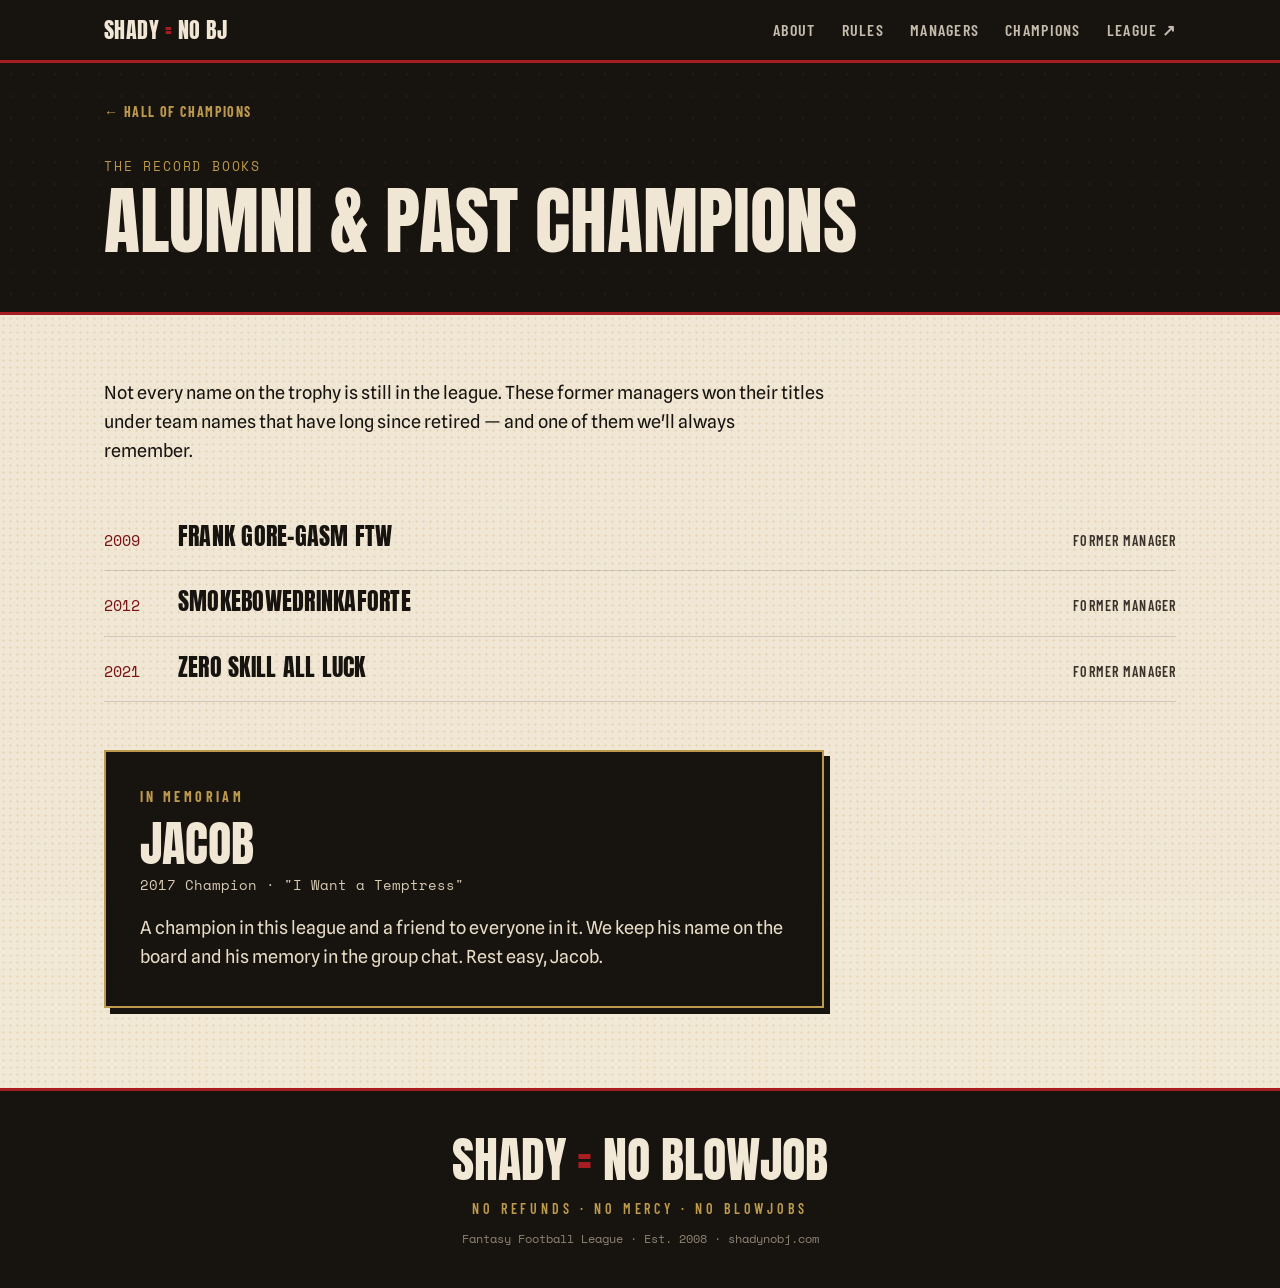
<file: alumni.html>
<!DOCTYPE html>
<html lang="en">
<head>
  <meta charset="UTF-8" />
  <meta name="viewport" content="width=device-width, initial-scale=1.0" />
  <title>Alumni & Past Champions — Shady = No Blowjob</title>
  <meta name="description" content="Former champions and managers of the Shady = No Blowjob fantasy football league — past title-holders who have since moved on, and an in-memoriam tribute." />
  <meta name="author" content="Shady = No Blowjob Fantasy Football League" />
  <meta name="robots" content="noindex, nofollow" />
  <meta name="theme-color" content="#a81d22" />
  <link rel="canonical" href="https://shadynobj.com/alumni.html" />

  <!-- Open Graph -->
  <meta property="og:site_name" content="Shady = No Blowjob Fantasy Football League" />
  <meta property="og:title" content="Alumni & Past Champions" />
  <meta property="og:description" content="Former champions of the Shady = No Blowjob fantasy football league who have since moved on — and one we'll always remember." />
  <meta property="og:type" content="website" />
  <meta property="og:url" content="https://shadynobj.com/alumni.html" />
  <meta property="og:image" content="https://shadynobj.com/favicon-512x512.png" />
  <meta property="og:locale" content="en_US" />

  <!-- Twitter -->
  <meta name="twitter:card" content="summary" />
  <meta name="twitter:title" content="Alumni & Past Champions" />
  <meta name="twitter:description" content="Former champions of the Shady = No Blowjob fantasy football league who have since moved on — and one we'll always remember." />
  <meta name="twitter:image" content="https://shadynobj.com/favicon-512x512.png" />

  <!-- Icons & manifest -->
  <link rel="icon" href="/favicon.svg" type="image/svg+xml" />
  <link rel="icon" href="/favicon-32x32.png" sizes="32x32" type="image/png" />
  <link rel="icon" href="/favicon-16x16.png" sizes="16x16" type="image/png" />
  <link rel="apple-touch-icon" href="/apple-touch-icon.png" />
  <link rel="manifest" href="/site.webmanifest" />

  <link rel="preconnect" href="https://fonts.googleapis.com" />
  <link rel="preconnect" href="https://fonts.gstatic.com" crossorigin />
  <link href="https://fonts.googleapis.com/css2?family=Anton&family=Barlow+Condensed:ital,wght@0,500;0,600;0,700;1,600&family=Spline+Sans:wght@400;500;600&family=Space+Mono:wght@400;700&display=swap" rel="stylesheet" />
  <link rel="stylesheet" href="assets/manager.css" />

  <style>
    .intro { max-width: 720px; margin-bottom: 40px; font-size: 18px; }
    .alumni-list { list-style: none; margin: 0 0 8px; }
    .alumni-list li {
      display: flex; align-items: baseline; gap: 16px; flex-wrap: wrap;
      padding: 18px 0; border-bottom: 1px solid rgba(23,19,15,0.14);
    }
    .alumni-list .yr {
      font-family: "Space Mono", monospace; color: var(--blood-deep);
      font-size: 15px; width: 58px; flex: none;
    }
    .alumni-list .team {
      font-family: "Anton", sans-serif; font-weight: 400; text-transform: uppercase;
      font-size: 1.5rem; letter-spacing: 0.01em; line-height: 1;
    }
    .alumni-list .status {
      font-family: "Barlow Condensed", sans-serif; font-weight: 600;
      text-transform: uppercase; letter-spacing: 0.08em; font-size: 14px;
      color: var(--ink-soft); margin-left: auto;
    }
    .memoriam {
      margin-top: 48px; background: var(--ink); color: var(--paper);
      border: 2px solid var(--gold); box-shadow: var(--shadow);
      padding: 34px; max-width: 720px;
    }
    .memoriam .eyebrow {
      font-family: "Barlow Condensed", sans-serif; font-weight: 700;
      text-transform: uppercase; letter-spacing: 0.24em; font-size: 14px;
      color: var(--gold); margin-bottom: 14px;
    }
    .memoriam h2 {
      font-family: "Anton", sans-serif; font-weight: 400; text-transform: uppercase;
      font-size: clamp(2rem, 6vw, 3rem); line-height: 0.95; margin-bottom: 6px;
    }
    .memoriam .team-line {
      font-family: "Space Mono", monospace; font-size: 14px; color: #d8ccb6;
      margin-bottom: 18px;
    }
    .memoriam p { font-size: 18px; color: #e7dcc7; max-width: 60ch; }
  </style>
</head>
<body>

  <nav>
    <div class="wrap">
      <a class="brand" href="index.html">SHADY <span class="eq">=</span> NO BJ</a>
      <div class="navlinks">
        <a href="index.html#about">About</a>
        <a href="index.html#rules">Rules</a>
        <a href="index.html#members">Managers</a>
        <a href="index.html#champions">Champions</a>
        <a href="https://football.fantasysports.yahoo.com/league/shady_douche/2026" target="_blank" rel="noopener">League ↗</a>
      </div>
    </div>
  </nav>

  <header class="profile">
    <div class="wrap">
      <a class="backlink" href="index.html#champions">← Hall of Champions</a>
      <div class="profile-meta">
        <span class="seed">The Record Books</span>
        <h1>Alumni &amp; Past Champions</h1>
      </div>
    </div>
  </header>

  <main>
    <div class="wrap">
      <p class="intro">Not every name on the trophy is still in the league. These former managers won their titles under team names that have long since retired — and one of them we'll always remember.</p>

      <ul class="alumni-list">
        <li><span class="yr">2009</span> <span class="team">Frank Gore-gasm FTW</span> <span class="status">Former manager</span></li>
        <li><span class="yr">2012</span> <span class="team">SmokeBoweDrinkaForte</span> <span class="status">Former manager</span></li>
        <li><span class="yr">2021</span> <span class="team">Zero Skill All Luck</span> <span class="status">Former manager</span></li>
      </ul>

      <div class="memoriam">
        <p class="eyebrow">In Memoriam</p>
        <h2>Jacob</h2>
        <p class="team-line">2017 Champion · "I Want a Temptress"</p>
        <p>A champion in this league and a friend to everyone in it. We keep his name on the board and his memory in the group chat. Rest easy, Jacob.</p>
      </div>
    </div>
  </main>

  <footer>
    <div class="wrap">
      <div class="mark">SHADY <span class="eq">=</span> NO BLOWJOB</div>
      <p class="creed">No Refunds · No Mercy · No Blowjobs</p>
      <p class="small">Fantasy Football League · Est. 2008 · shadynobj.com</p>
    </div>
  </footer>

</body>
</html>
</file>
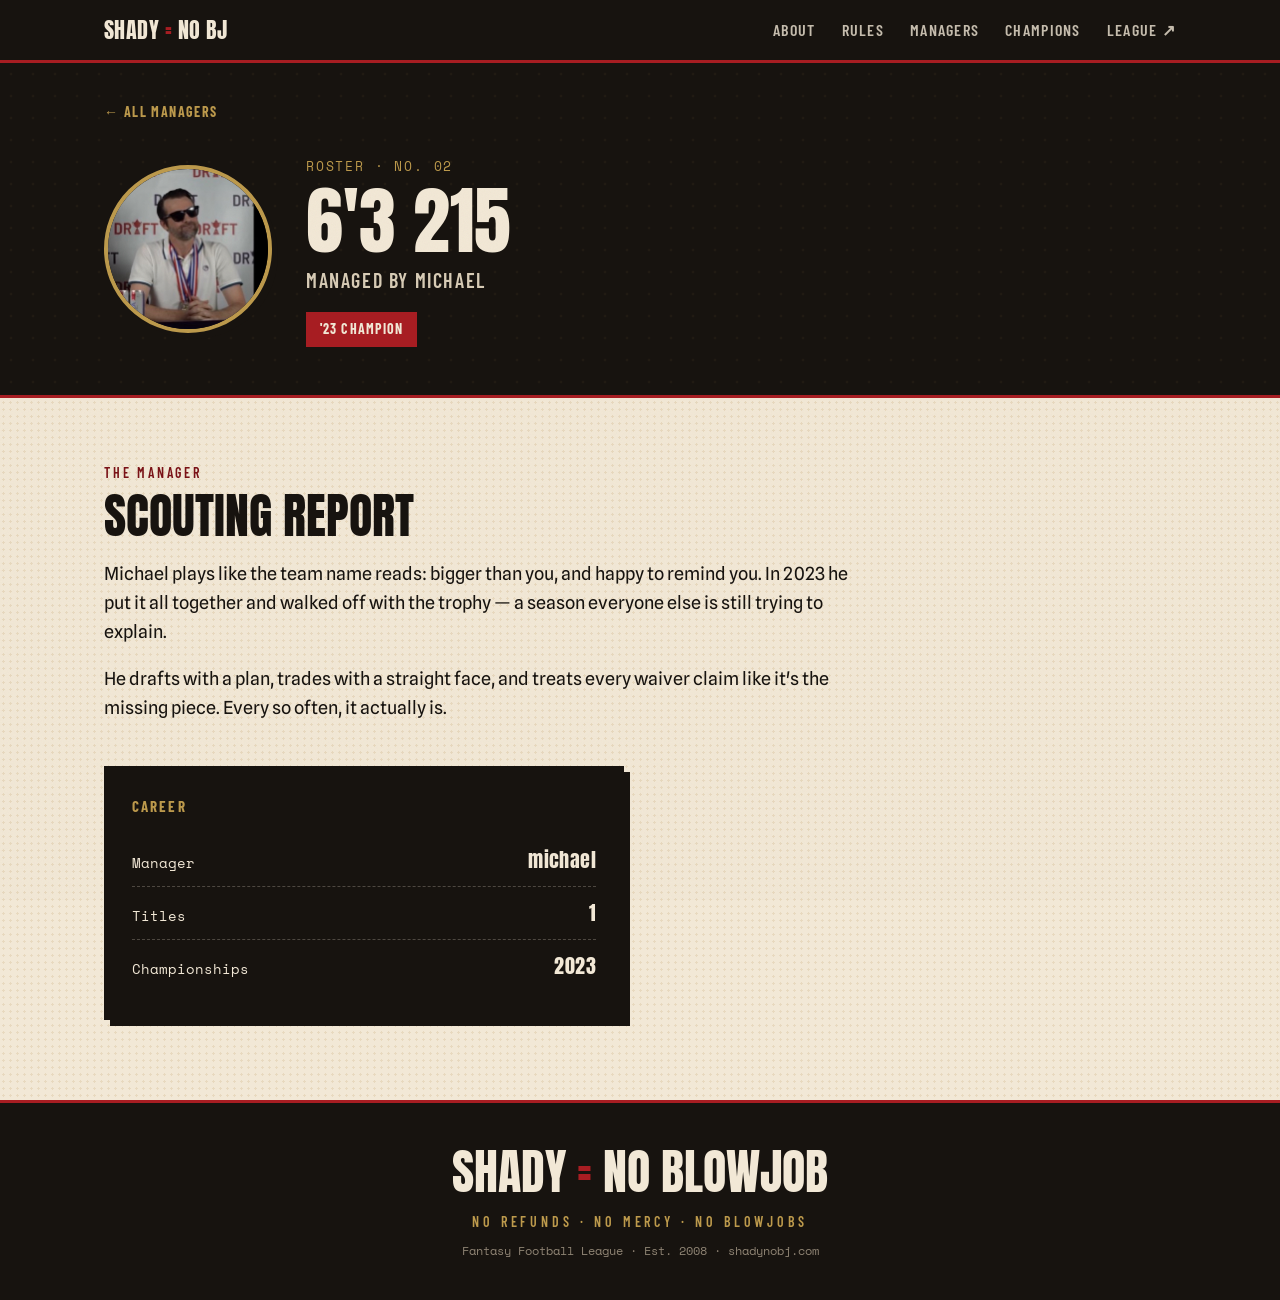
<file: managers/6-3-215.html>
<!DOCTYPE html>
<html lang="en">
<head>
  <meta charset="UTF-8" />
  <meta name="viewport" content="width=device-width, initial-scale=1.0" />
  <title>6'3 215 — michael | Shady = No Blowjob</title>
  <meta name="description" content="michael manages 6'3 215 in the Shady = No Blowjob fantasy football league — a 12-team league of friends established in 2008, now in its 19th year." />
  <meta name="author" content="Shady = No Blowjob Fantasy Football League" />
  <meta name="robots" content="noindex, nofollow" />
  <meta name="theme-color" content="#a81d22" />
  <link rel="canonical" href="https://shadynobj.com/managers/6-3-215.html" />

  <!-- Open Graph -->
  <meta property="og:site_name" content="Shady = No Blowjob Fantasy Football League" />
  <meta property="og:title" content="6'3 215 — managed by michael" />
  <meta property="og:description" content="michael manages 6'3 215 in the Shady = No Blowjob fantasy football league. Est. 2008, now in its 19th year." />
  <meta property="og:type" content="profile" />
  <meta property="og:url" content="https://shadynobj.com/managers/6-3-215.html" />
  <meta property="og:image" content="https://shadynobj.com/managers/img/6-3-215-photo.jpg" />
  <meta property="og:image:alt" content="michael, manager of 6'3 215" />
  <meta property="og:locale" content="en_US" />

  <!-- Twitter -->
  <meta name="twitter:card" content="summary" />
  <meta name="twitter:title" content="6'3 215 — managed by michael" />
  <meta name="twitter:description" content="michael manages 6'3 215 in the Shady = No Blowjob fantasy football league. Est. 2008." />
  <meta name="twitter:image" content="https://shadynobj.com/managers/img/6-3-215-photo.jpg" />
  <meta name="twitter:image:alt" content="michael, manager of 6'3 215" />

  <!-- Icons & manifest -->
  <link rel="icon" href="/favicon.svg" type="image/svg+xml" />
  <link rel="icon" href="/favicon-32x32.png" sizes="32x32" type="image/png" />
  <link rel="icon" href="/favicon-16x16.png" sizes="16x16" type="image/png" />
  <link rel="apple-touch-icon" href="/apple-touch-icon.png" />
  <link rel="manifest" href="/site.webmanifest" />

  <link rel="preconnect" href="https://fonts.googleapis.com" />
  <link rel="preconnect" href="https://fonts.gstatic.com" crossorigin />
  <link href="https://fonts.googleapis.com/css2?family=Anton&family=Barlow+Condensed:ital,wght@0,500;0,600;0,700;1,600&family=Spline+Sans:wght@400;500;600&family=Space+Mono:wght@400;700&display=swap" rel="stylesheet" />
  <link rel="stylesheet" href="../assets/manager.css" />

  <script type="application/ld+json">
  {
    "@context": "https://schema.org",
    "@type": "Person",
    "name": "michael",
    "url": "https://shadynobj.com/managers/6-3-215.html",
    "image": "https://shadynobj.com/managers/img/6-3-215-photo.jpg",
    "memberOf": {
      "@type": "SportsOrganization",
      "name": "Shady = No Blowjob Fantasy Football League",
      "url": "https://shadynobj.com/"
    }
  }
  </script>
</head>
<body>

  <nav>
    <div class="wrap">
      <a class="brand" href="../index.html">SHADY <span class="eq">=</span> NO BJ</a>
      <div class="navlinks">
        <a href="../index.html#about">About</a>
        <a href="../index.html#rules">Rules</a>
        <a href="../index.html#members">Managers</a>
        <a href="../index.html#champions">Champions</a>
        <a href="https://football.fantasysports.yahoo.com/league/shady_douche/2026" target="_blank" rel="noopener">League ↗</a>
      </div>
    </div>
  </nav>

  <header class="profile">
    <div class="wrap">
      <a class="backlink" href="../index.html#members">&larr; All Managers</a>
      <div class="profile-head">
        <img class="avatar" src="img/6-3-215-photo.jpg" width="168" height="168" alt="michael, manager of 6'3 215" />
        <div class="profile-meta">
          <span class="seed">Roster &middot; No. 02</span>
          <h1>6'3 215</h1>
          <div class="mgr-name">Managed by michael</div>
          <span class="badge">'23 Champion</span>
        </div>
      </div>
    </div>
  </header>

  <main>
    <div class="wrap">
      <div class="bio-copy">
        <span class="sec-kicker">The Manager</span>
        <h2>Scouting Report</h2>
        <p>Michael plays like the team name reads: bigger than you, and happy to remind you. In 2023 he put it all together and walked off with the trophy — a season everyone else is still trying to explain.</p>
        <p>He drafts with a plan, trades with a straight face, and treats every waiver claim like it's the missing piece. Every so often, it actually is.</p>
      </div>
      <div class="factcard">
        <h3>Career</h3>
        <div class="factrow"><span>Manager</span><b>michael</b></div>
        <div class="factrow"><span>Titles</span><b>1</b></div>
        <div class="factrow"><span>Championships</span><b>2023</b></div>
      </div>
    </div>
  </main>

  <footer>
    <div class="wrap">
      <div class="mark">SHADY <span class="eq">=</span> NO BLOWJOB</div>
      <p class="creed">No Refunds &middot; No Mercy &middot; No Blowjobs</p>
      <p class="small">Fantasy Football League &middot; Est. 2008 &middot; shadynobj.com</p>
    </div>
  </footer>

</body>
</html>
</file>
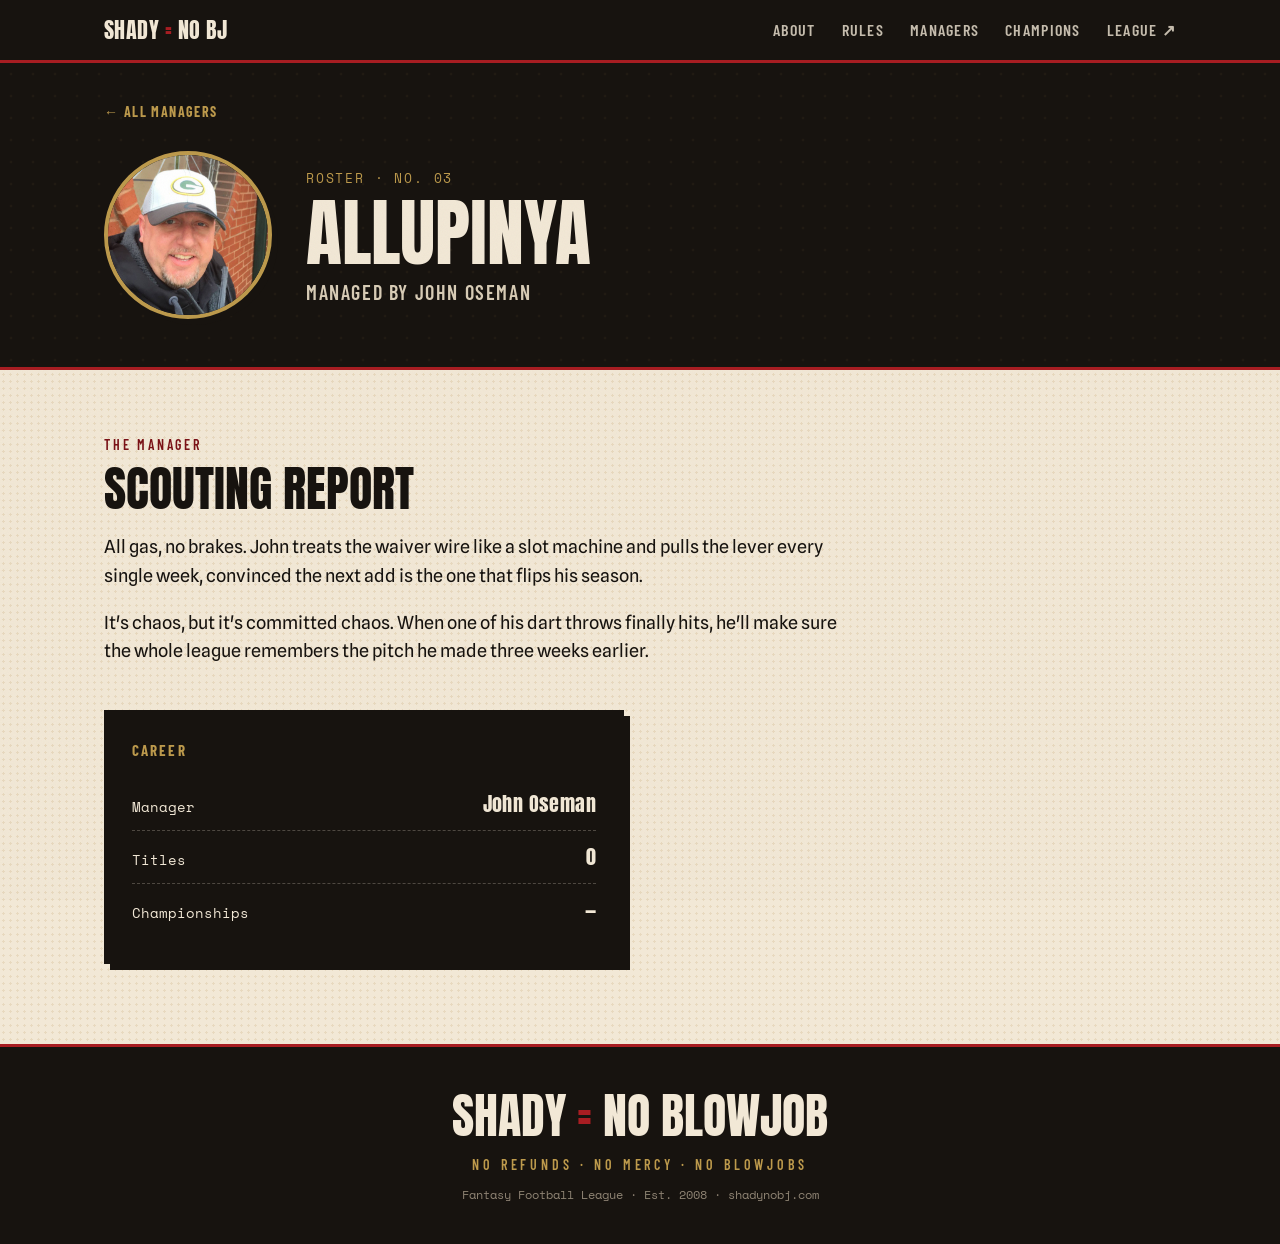
<file: managers/allupinya.html>
<!DOCTYPE html>
<html lang="en">
<head>
  <meta charset="UTF-8" />
  <meta name="viewport" content="width=device-width, initial-scale=1.0" />
  <title>ALLUPINYA — John Oseman | Shady = No Blowjob</title>
  <meta name="description" content="John Oseman manages ALLUPINYA in the Shady = No Blowjob fantasy football league — a 12-team league of friends established in 2008, now in its 19th year." />
  <meta name="author" content="Shady = No Blowjob Fantasy Football League" />
  <meta name="robots" content="noindex, nofollow" />
  <meta name="theme-color" content="#a81d22" />
  <link rel="canonical" href="https://shadynobj.com/managers/allupinya.html" />

  <!-- Open Graph -->
  <meta property="og:site_name" content="Shady = No Blowjob Fantasy Football League" />
  <meta property="og:title" content="ALLUPINYA — managed by John Oseman" />
  <meta property="og:description" content="John Oseman manages ALLUPINYA in the Shady = No Blowjob fantasy football league. Est. 2008, now in its 19th year." />
  <meta property="og:type" content="profile" />
  <meta property="og:url" content="https://shadynobj.com/managers/allupinya.html" />
  <meta property="og:image" content="https://shadynobj.com/managers/img/allupinya-photo.jpg" />
  <meta property="og:image:alt" content="John Oseman, manager of ALLUPINYA" />
  <meta property="og:locale" content="en_US" />

  <!-- Twitter -->
  <meta name="twitter:card" content="summary" />
  <meta name="twitter:title" content="ALLUPINYA — managed by John Oseman" />
  <meta name="twitter:description" content="John Oseman manages ALLUPINYA in the Shady = No Blowjob fantasy football league. Est. 2008." />
  <meta name="twitter:image" content="https://shadynobj.com/managers/img/allupinya-photo.jpg" />
  <meta name="twitter:image:alt" content="John Oseman, manager of ALLUPINYA" />

  <!-- Icons & manifest -->
  <link rel="icon" href="/favicon.svg" type="image/svg+xml" />
  <link rel="icon" href="/favicon-32x32.png" sizes="32x32" type="image/png" />
  <link rel="icon" href="/favicon-16x16.png" sizes="16x16" type="image/png" />
  <link rel="apple-touch-icon" href="/apple-touch-icon.png" />
  <link rel="manifest" href="/site.webmanifest" />

  <link rel="preconnect" href="https://fonts.googleapis.com" />
  <link rel="preconnect" href="https://fonts.gstatic.com" crossorigin />
  <link href="https://fonts.googleapis.com/css2?family=Anton&family=Barlow+Condensed:ital,wght@0,500;0,600;0,700;1,600&family=Spline+Sans:wght@400;500;600&family=Space+Mono:wght@400;700&display=swap" rel="stylesheet" />
  <link rel="stylesheet" href="../assets/manager.css" />

  <script type="application/ld+json">
  {
    "@context": "https://schema.org",
    "@type": "Person",
    "name": "John Oseman",
    "url": "https://shadynobj.com/managers/allupinya.html",
    "image": "https://shadynobj.com/managers/img/allupinya-photo.jpg",
    "memberOf": {
      "@type": "SportsOrganization",
      "name": "Shady = No Blowjob Fantasy Football League",
      "url": "https://shadynobj.com/"
    }
  }
  </script>
</head>
<body>

  <nav>
    <div class="wrap">
      <a class="brand" href="../index.html">SHADY <span class="eq">=</span> NO BJ</a>
      <div class="navlinks">
        <a href="../index.html#about">About</a>
        <a href="../index.html#rules">Rules</a>
        <a href="../index.html#members">Managers</a>
        <a href="../index.html#champions">Champions</a>
        <a href="https://football.fantasysports.yahoo.com/league/shady_douche/2026" target="_blank" rel="noopener">League ↗</a>
      </div>
    </div>
  </nav>

  <header class="profile">
    <div class="wrap">
      <a class="backlink" href="../index.html#members">&larr; All Managers</a>
      <div class="profile-head">
        <img class="avatar" src="img/allupinya-photo.jpg" width="168" height="168" alt="John Oseman, manager of ALLUPINYA" />
        <div class="profile-meta">
          <span class="seed">Roster &middot; No. 03</span>
          <h1>ALLUPINYA</h1>
          <div class="mgr-name">Managed by John Oseman</div>
          
        </div>
      </div>
    </div>
  </header>

  <main>
    <div class="wrap">
      <div class="bio-copy">
        <span class="sec-kicker">The Manager</span>
        <h2>Scouting Report</h2>
        <p>All gas, no brakes. John treats the waiver wire like a slot machine and pulls the lever every single week, convinced the next add is the one that flips his season.</p>
        <p>It's chaos, but it's committed chaos. When one of his dart throws finally hits, he'll make sure the whole league remembers the pitch he made three weeks earlier.</p>
      </div>
      <div class="factcard">
        <h3>Career</h3>
        <div class="factrow"><span>Manager</span><b>John Oseman</b></div>
        <div class="factrow"><span>Titles</span><b>0</b></div>
        <div class="factrow"><span>Championships</span><b>—</b></div>
      </div>
    </div>
  </main>

  <footer>
    <div class="wrap">
      <div class="mark">SHADY <span class="eq">=</span> NO BLOWJOB</div>
      <p class="creed">No Refunds &middot; No Mercy &middot; No Blowjobs</p>
      <p class="small">Fantasy Football League &middot; Est. 2008 &middot; shadynobj.com</p>
    </div>
  </footer>

</body>
</html>
</file>
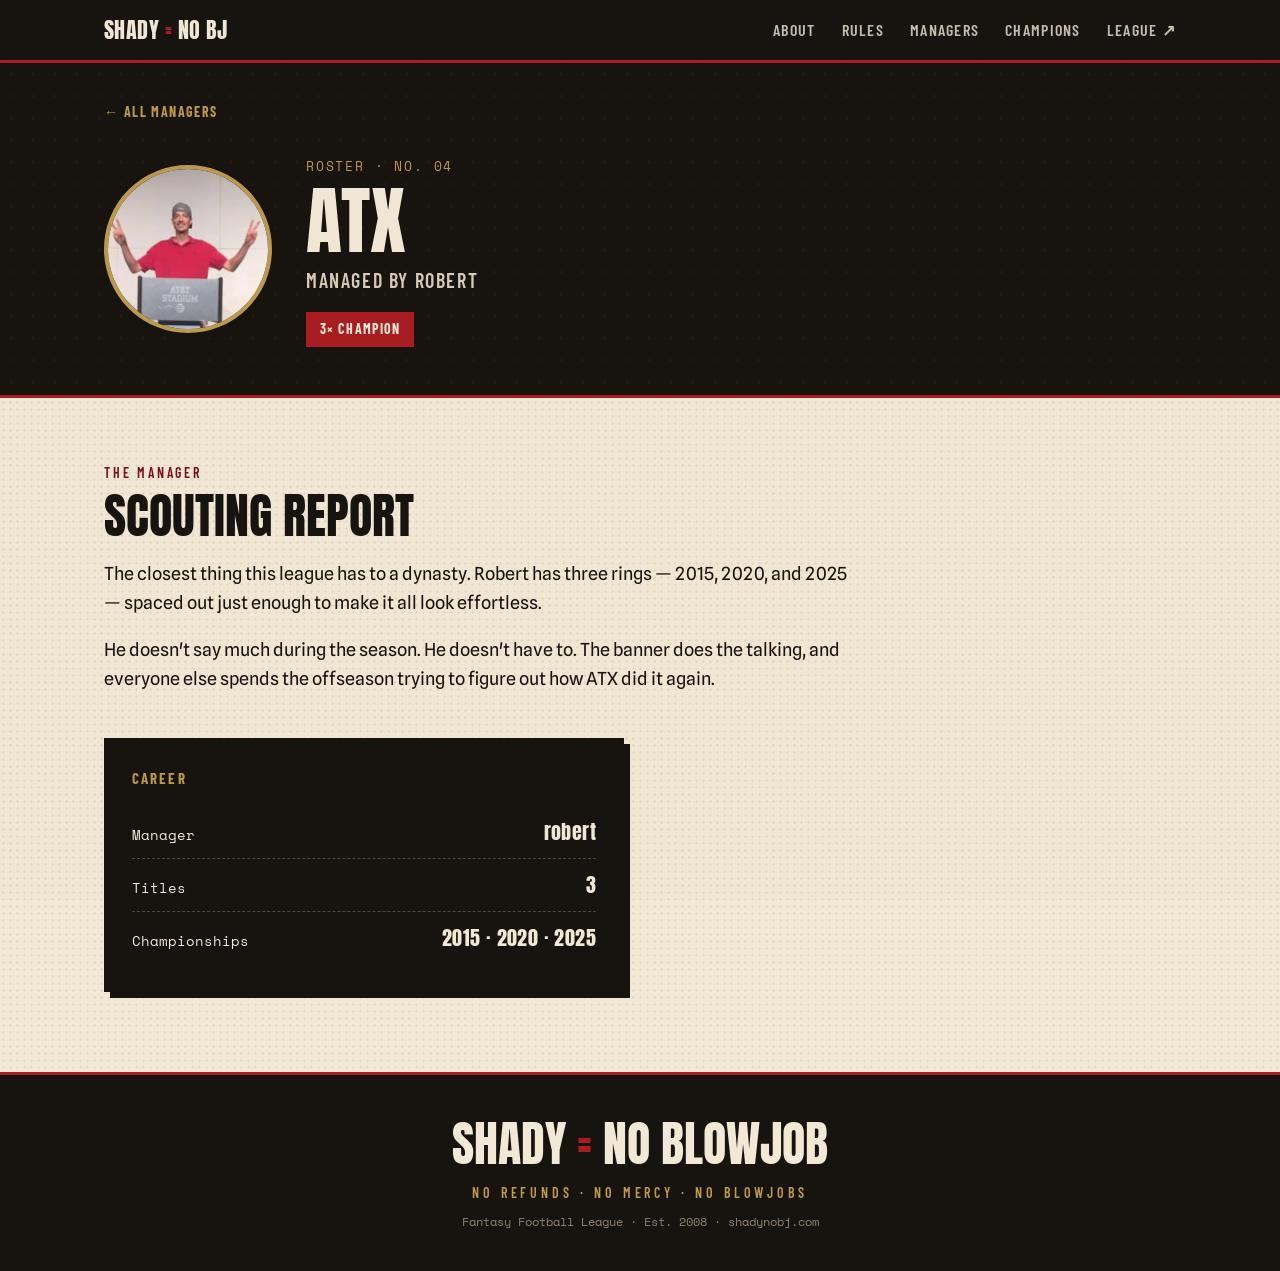
<file: managers/atx.html>
<!DOCTYPE html>
<html lang="en">
<head>
  <meta charset="UTF-8" />
  <meta name="viewport" content="width=device-width, initial-scale=1.0" />
  <title>ATX — robert | Shady = No Blowjob</title>
  <meta name="description" content="robert manages ATX in the Shady = No Blowjob fantasy football league — a 12-team league of friends established in 2008, now in its 19th year." />
  <meta name="author" content="Shady = No Blowjob Fantasy Football League" />
  <meta name="robots" content="noindex, nofollow" />
  <meta name="theme-color" content="#a81d22" />
  <link rel="canonical" href="https://shadynobj.com/managers/atx.html" />

  <!-- Open Graph -->
  <meta property="og:site_name" content="Shady = No Blowjob Fantasy Football League" />
  <meta property="og:title" content="ATX — managed by robert" />
  <meta property="og:description" content="robert manages ATX in the Shady = No Blowjob fantasy football league. Est. 2008, now in its 19th year." />
  <meta property="og:type" content="profile" />
  <meta property="og:url" content="https://shadynobj.com/managers/atx.html" />
  <meta property="og:image" content="https://shadynobj.com/managers/img/atx-photo.jpg" />
  <meta property="og:image:alt" content="robert, manager of ATX" />
  <meta property="og:locale" content="en_US" />

  <!-- Twitter -->
  <meta name="twitter:card" content="summary" />
  <meta name="twitter:title" content="ATX — managed by robert" />
  <meta name="twitter:description" content="robert manages ATX in the Shady = No Blowjob fantasy football league. Est. 2008." />
  <meta name="twitter:image" content="https://shadynobj.com/managers/img/atx-photo.jpg" />
  <meta name="twitter:image:alt" content="robert, manager of ATX" />

  <!-- Icons & manifest -->
  <link rel="icon" href="/favicon.svg" type="image/svg+xml" />
  <link rel="icon" href="/favicon-32x32.png" sizes="32x32" type="image/png" />
  <link rel="icon" href="/favicon-16x16.png" sizes="16x16" type="image/png" />
  <link rel="apple-touch-icon" href="/apple-touch-icon.png" />
  <link rel="manifest" href="/site.webmanifest" />

  <link rel="preconnect" href="https://fonts.googleapis.com" />
  <link rel="preconnect" href="https://fonts.gstatic.com" crossorigin />
  <link href="https://fonts.googleapis.com/css2?family=Anton&family=Barlow+Condensed:ital,wght@0,500;0,600;0,700;1,600&family=Spline+Sans:wght@400;500;600&family=Space+Mono:wght@400;700&display=swap" rel="stylesheet" />
  <link rel="stylesheet" href="../assets/manager.css" />

  <script type="application/ld+json">
  {
    "@context": "https://schema.org",
    "@type": "Person",
    "name": "robert",
    "url": "https://shadynobj.com/managers/atx.html",
    "image": "https://shadynobj.com/managers/img/atx-photo.jpg",
    "memberOf": {
      "@type": "SportsOrganization",
      "name": "Shady = No Blowjob Fantasy Football League",
      "url": "https://shadynobj.com/"
    }
  }
  </script>
</head>
<body>

  <nav>
    <div class="wrap">
      <a class="brand" href="../index.html">SHADY <span class="eq">=</span> NO BJ</a>
      <div class="navlinks">
        <a href="../index.html#about">About</a>
        <a href="../index.html#rules">Rules</a>
        <a href="../index.html#members">Managers</a>
        <a href="../index.html#champions">Champions</a>
        <a href="https://football.fantasysports.yahoo.com/league/shady_douche/2026" target="_blank" rel="noopener">League ↗</a>
      </div>
    </div>
  </nav>

  <header class="profile">
    <div class="wrap">
      <a class="backlink" href="../index.html#members">&larr; All Managers</a>
      <div class="profile-head">
        <img class="avatar" src="img/atx-photo.jpg" width="168" height="168" alt="robert, manager of ATX" />
        <div class="profile-meta">
          <span class="seed">Roster &middot; No. 04</span>
          <h1>ATX</h1>
          <div class="mgr-name">Managed by robert</div>
          <span class="badge">3× Champion</span>
        </div>
      </div>
    </div>
  </header>

  <main>
    <div class="wrap">
      <div class="bio-copy">
        <span class="sec-kicker">The Manager</span>
        <h2>Scouting Report</h2>
        <p>The closest thing this league has to a dynasty. Robert has three rings — 2015, 2020, and 2025 — spaced out just enough to make it all look effortless.</p>
        <p>He doesn't say much during the season. He doesn't have to. The banner does the talking, and everyone else spends the offseason trying to figure out how ATX did it again.</p>
      </div>
      <div class="factcard">
        <h3>Career</h3>
        <div class="factrow"><span>Manager</span><b>robert</b></div>
        <div class="factrow"><span>Titles</span><b>3</b></div>
        <div class="factrow"><span>Championships</span><b>2015 · 2020 · 2025</b></div>
      </div>
    </div>
  </main>

  <footer>
    <div class="wrap">
      <div class="mark">SHADY <span class="eq">=</span> NO BLOWJOB</div>
      <p class="creed">No Refunds &middot; No Mercy &middot; No Blowjobs</p>
      <p class="small">Fantasy Football League &middot; Est. 2008 &middot; shadynobj.com</p>
    </div>
  </footer>

</body>
</html>
</file>
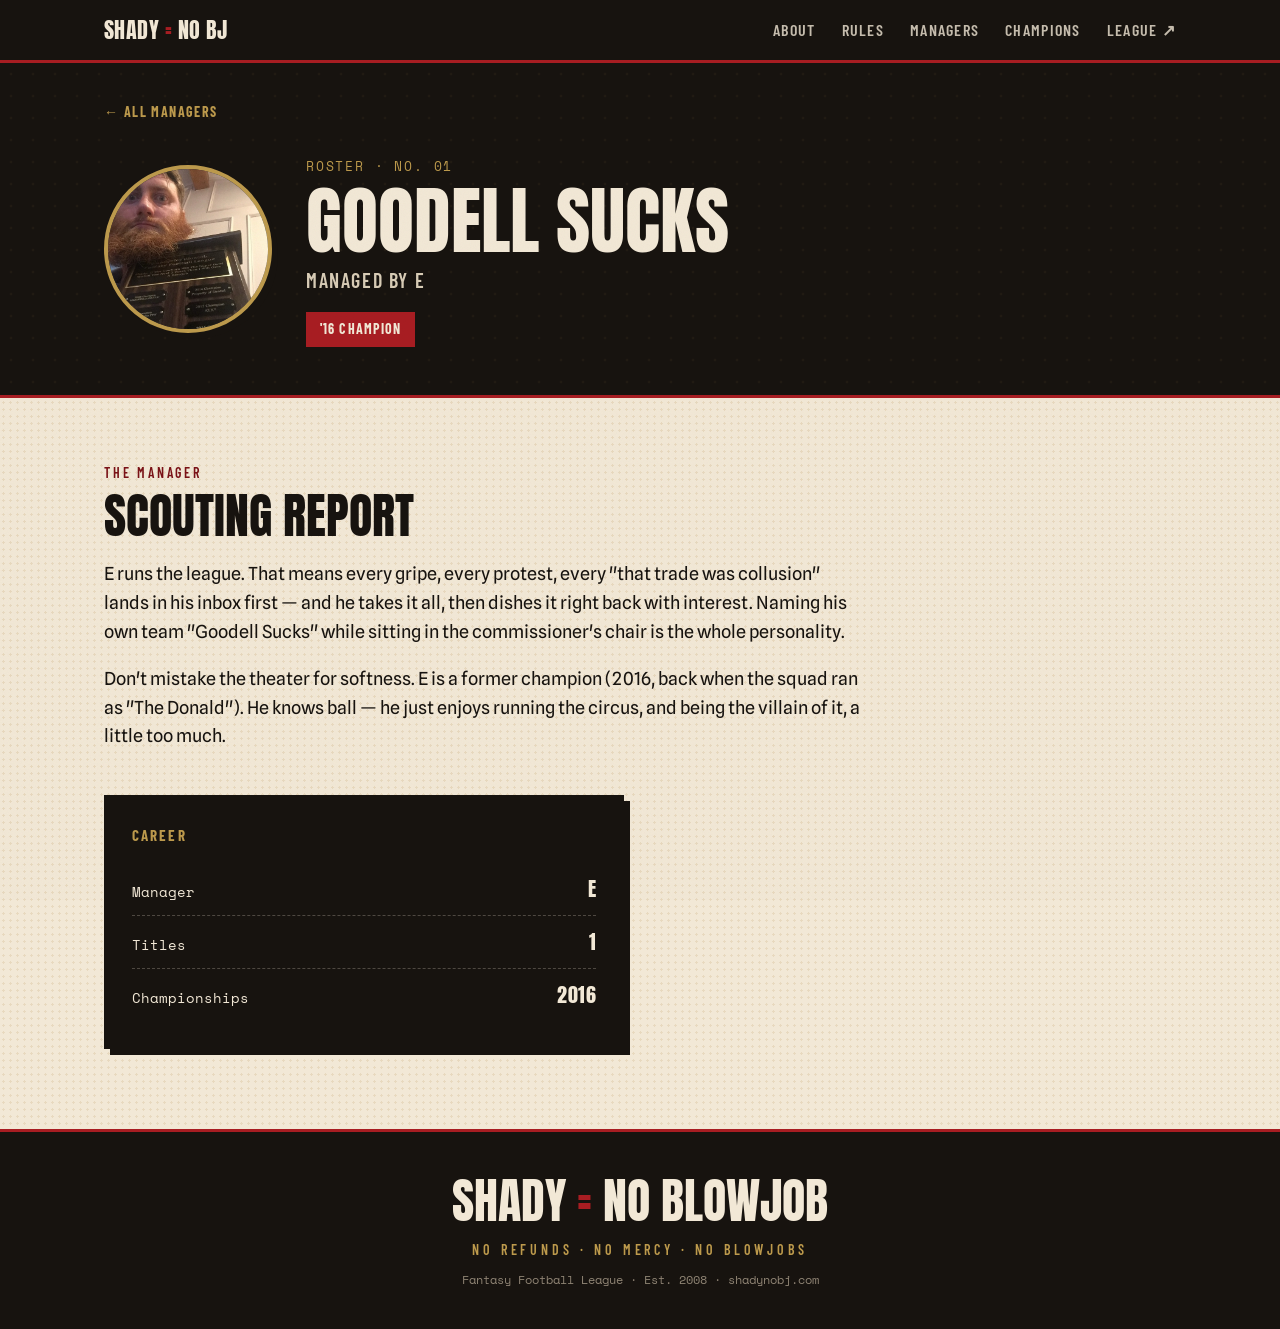
<file: managers/goodell-sucks.html>
<!DOCTYPE html>
<html lang="en">
<head>
  <meta charset="UTF-8" />
  <meta name="viewport" content="width=device-width, initial-scale=1.0" />
  <title>Goodell Sucks — E | Shady = No Blowjob</title>
  <meta name="description" content="E manages Goodell Sucks in the Shady = No Blowjob fantasy football league — a 12-team league of friends established in 2008, now in its 19th year." />
  <meta name="author" content="Shady = No Blowjob Fantasy Football League" />
  <meta name="robots" content="noindex, nofollow" />
  <meta name="theme-color" content="#a81d22" />
  <link rel="canonical" href="https://shadynobj.com/managers/goodell-sucks.html" />

  <!-- Open Graph -->
  <meta property="og:site_name" content="Shady = No Blowjob Fantasy Football League" />
  <meta property="og:title" content="Goodell Sucks — managed by E" />
  <meta property="og:description" content="E manages Goodell Sucks in the Shady = No Blowjob fantasy football league. Est. 2008, now in its 19th year." />
  <meta property="og:type" content="profile" />
  <meta property="og:url" content="https://shadynobj.com/managers/goodell-sucks.html" />
  <meta property="og:image" content="https://shadynobj.com/managers/img/goodell-sucks-photo.jpg" />
  <meta property="og:image:alt" content="Eric, manager of Goodell Sucks" />
  <meta property="og:locale" content="en_US" />

  <!-- Twitter -->
  <meta name="twitter:card" content="summary" />
  <meta name="twitter:title" content="Goodell Sucks — managed by E" />
  <meta name="twitter:description" content="E manages Goodell Sucks in the Shady = No Blowjob fantasy football league. Est. 2008." />
  <meta name="twitter:image" content="https://shadynobj.com/managers/img/goodell-sucks-photo.jpg" />
  <meta name="twitter:image:alt" content="Eric, manager of Goodell Sucks" />

  <!-- Icons & manifest -->
  <link rel="icon" href="/favicon.svg" type="image/svg+xml" />
  <link rel="icon" href="/favicon-32x32.png" sizes="32x32" type="image/png" />
  <link rel="icon" href="/favicon-16x16.png" sizes="16x16" type="image/png" />
  <link rel="apple-touch-icon" href="/apple-touch-icon.png" />
  <link rel="manifest" href="/site.webmanifest" />

  <link rel="preconnect" href="https://fonts.googleapis.com" />
  <link rel="preconnect" href="https://fonts.gstatic.com" crossorigin />
  <link href="https://fonts.googleapis.com/css2?family=Anton&family=Barlow+Condensed:ital,wght@0,500;0,600;0,700;1,600&family=Spline+Sans:wght@400;500;600&family=Space+Mono:wght@400;700&display=swap" rel="stylesheet" />
  <link rel="stylesheet" href="../assets/manager.css" />

  <script type="application/ld+json">
  {
    "@context": "https://schema.org",
    "@type": "Person",
    "name": "E",
    "url": "https://shadynobj.com/managers/goodell-sucks.html",
    "image": "https://shadynobj.com/managers/img/goodell-sucks-photo.jpg",
    "memberOf": {
      "@type": "SportsOrganization",
      "name": "Shady = No Blowjob Fantasy Football League",
      "url": "https://shadynobj.com/"
    }
  }
  </script>
</head>
<body>

  <nav>
    <div class="wrap">
      <a class="brand" href="../index.html">SHADY <span class="eq">=</span> NO BJ</a>
      <div class="navlinks">
        <a href="../index.html#about">About</a>
        <a href="../index.html#rules">Rules</a>
        <a href="../index.html#members">Managers</a>
        <a href="../index.html#champions">Champions</a>
        <a href="https://football.fantasysports.yahoo.com/league/shady_douche/2026" target="_blank" rel="noopener">League ↗</a>
      </div>
    </div>
  </nav>

  <header class="profile">
    <div class="wrap">
      <a class="backlink" href="../index.html#members">&larr; All Managers</a>
      <div class="profile-head">
        <img class="avatar" src="img/goodell-sucks-photo.jpg" width="168" height="168" style="object-position: center 15%;" alt="Eric, manager of Goodell Sucks" />
        <div class="profile-meta">
          <span class="seed">Roster &middot; No. 01</span>
          <h1>Goodell Sucks</h1>
          <div class="mgr-name">Managed by E</div>
          <span class="badge">'16 Champion</span>
        </div>
      </div>
    </div>
  </header>

  <main>
    <div class="wrap">
      <div class="bio-copy">
        <span class="sec-kicker">The Manager</span>
        <h2>Scouting Report</h2>
        <p>E runs the league. That means every gripe, every protest, every "that trade was collusion" lands in his inbox first — and he takes it all, then dishes it right back with interest. Naming his own team "Goodell Sucks" while sitting in the commissioner's chair is the whole personality.</p>
        <p>Don't mistake the theater for softness. E is a former champion (2016, back when the squad ran as "The Donald"). He knows ball — he just enjoys running the circus, and being the villain of it, a little too much.</p>
      </div>
      <div class="factcard">
        <h3>Career</h3>
        <div class="factrow"><span>Manager</span><b>E</b></div>
        <div class="factrow"><span>Titles</span><b>1</b></div>
        <div class="factrow"><span>Championships</span><b>2016</b></div>
      </div>
    </div>
  </main>

  <footer>
    <div class="wrap">
      <div class="mark">SHADY <span class="eq">=</span> NO BLOWJOB</div>
      <p class="creed">No Refunds &middot; No Mercy &middot; No Blowjobs</p>
      <p class="small">Fantasy Football League &middot; Est. 2008 &middot; shadynobj.com</p>
    </div>
  </footer>

</body>
</html>
</file>
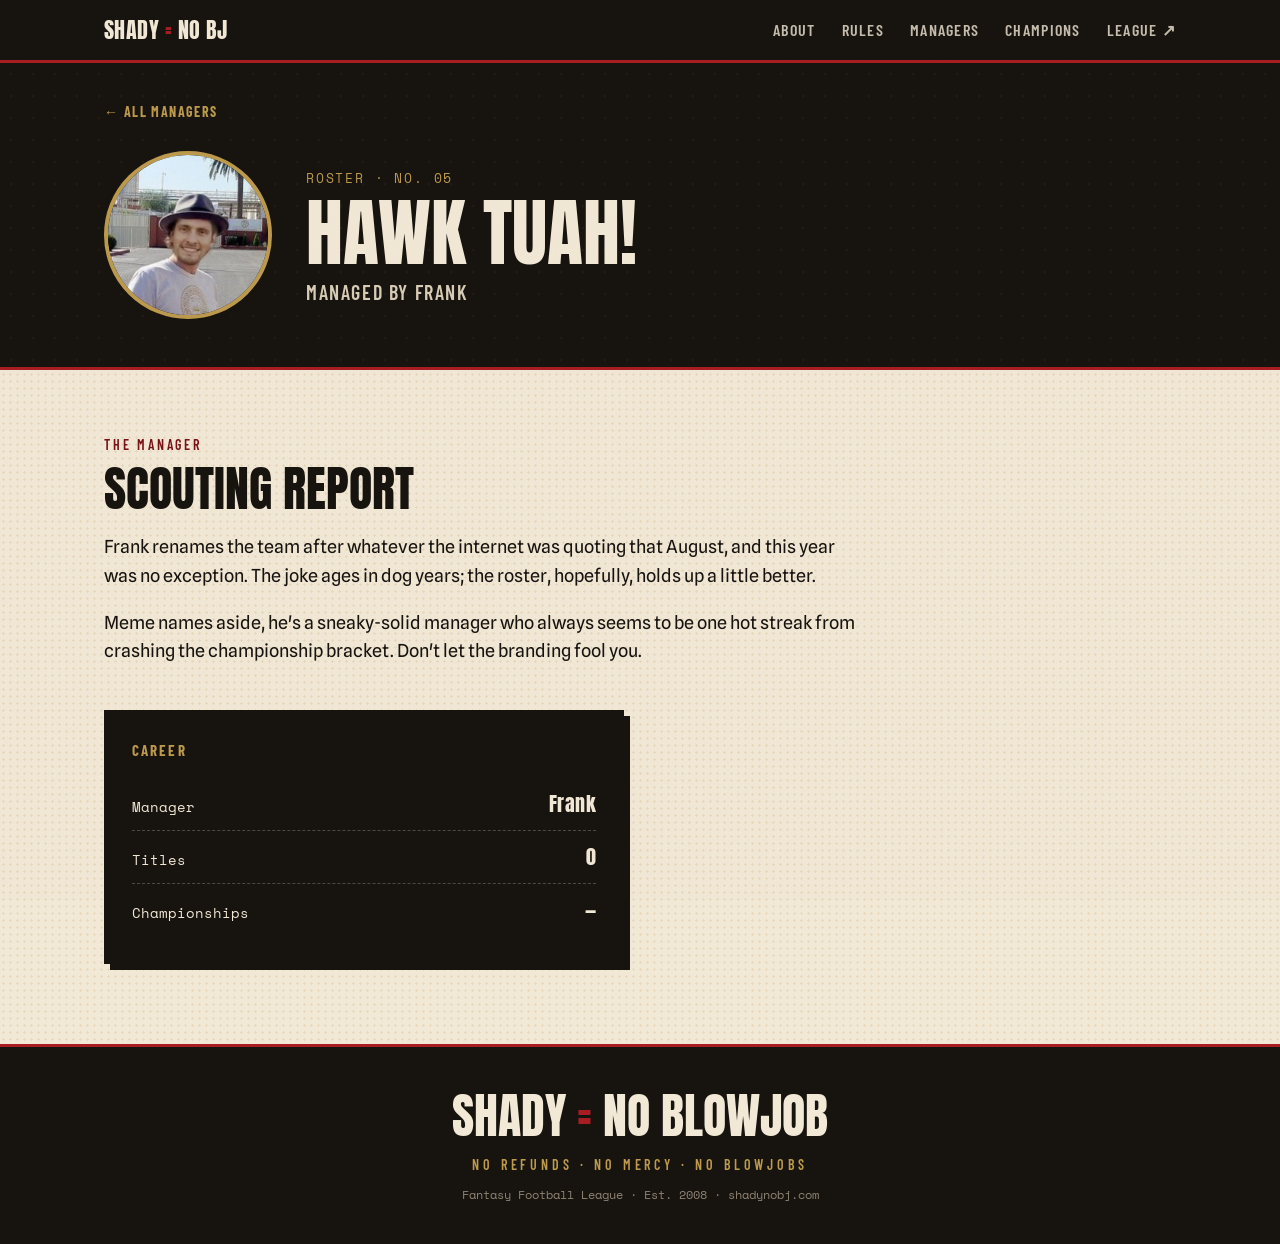
<file: managers/hawk-tuah.html>
<!DOCTYPE html>
<html lang="en">
<head>
  <meta charset="UTF-8" />
  <meta name="viewport" content="width=device-width, initial-scale=1.0" />
  <title>Hawk Tuah! — Frank | Shady = No Blowjob</title>
  <meta name="description" content="Frank manages Hawk Tuah! in the Shady = No Blowjob fantasy football league — a 12-team league of friends established in 2008, now in its 19th year." />
  <meta name="author" content="Shady = No Blowjob Fantasy Football League" />
  <meta name="robots" content="noindex, nofollow" />
  <meta name="theme-color" content="#a81d22" />
  <link rel="canonical" href="https://shadynobj.com/managers/hawk-tuah.html" />

  <!-- Open Graph -->
  <meta property="og:site_name" content="Shady = No Blowjob Fantasy Football League" />
  <meta property="og:title" content="Hawk Tuah! — managed by Frank" />
  <meta property="og:description" content="Frank manages Hawk Tuah! in the Shady = No Blowjob fantasy football league. Est. 2008, now in its 19th year." />
  <meta property="og:type" content="profile" />
  <meta property="og:url" content="https://shadynobj.com/managers/hawk-tuah.html" />
  <meta property="og:image" content="https://shadynobj.com/managers/img/hawk-tuah-photo.jpg" />
  <meta property="og:image:alt" content="Frank, manager of Hawk Tuah!" />
  <meta property="og:locale" content="en_US" />

  <!-- Twitter -->
  <meta name="twitter:card" content="summary" />
  <meta name="twitter:title" content="Hawk Tuah! — managed by Frank" />
  <meta name="twitter:description" content="Frank manages Hawk Tuah! in the Shady = No Blowjob fantasy football league. Est. 2008." />
  <meta name="twitter:image" content="https://shadynobj.com/managers/img/hawk-tuah-photo.jpg" />
  <meta name="twitter:image:alt" content="Frank, manager of Hawk Tuah!" />

  <!-- Icons & manifest -->
  <link rel="icon" href="/favicon.svg" type="image/svg+xml" />
  <link rel="icon" href="/favicon-32x32.png" sizes="32x32" type="image/png" />
  <link rel="icon" href="/favicon-16x16.png" sizes="16x16" type="image/png" />
  <link rel="apple-touch-icon" href="/apple-touch-icon.png" />
  <link rel="manifest" href="/site.webmanifest" />

  <link rel="preconnect" href="https://fonts.googleapis.com" />
  <link rel="preconnect" href="https://fonts.gstatic.com" crossorigin />
  <link href="https://fonts.googleapis.com/css2?family=Anton&family=Barlow+Condensed:ital,wght@0,500;0,600;0,700;1,600&family=Spline+Sans:wght@400;500;600&family=Space+Mono:wght@400;700&display=swap" rel="stylesheet" />
  <link rel="stylesheet" href="../assets/manager.css" />

  <script type="application/ld+json">
  {
    "@context": "https://schema.org",
    "@type": "Person",
    "name": "Frank",
    "url": "https://shadynobj.com/managers/hawk-tuah.html",
    "image": "https://shadynobj.com/managers/img/hawk-tuah-photo.jpg",
    "memberOf": {
      "@type": "SportsOrganization",
      "name": "Shady = No Blowjob Fantasy Football League",
      "url": "https://shadynobj.com/"
    }
  }
  </script>
</head>
<body>

  <nav>
    <div class="wrap">
      <a class="brand" href="../index.html">SHADY <span class="eq">=</span> NO BJ</a>
      <div class="navlinks">
        <a href="../index.html#about">About</a>
        <a href="../index.html#rules">Rules</a>
        <a href="../index.html#members">Managers</a>
        <a href="../index.html#champions">Champions</a>
        <a href="https://football.fantasysports.yahoo.com/league/shady_douche/2026" target="_blank" rel="noopener">League ↗</a>
      </div>
    </div>
  </nav>

  <header class="profile">
    <div class="wrap">
      <a class="backlink" href="../index.html#members">&larr; All Managers</a>
      <div class="profile-head">
        <img class="avatar" src="img/hawk-tuah-photo.jpg" width="168" height="168" alt="Frank, manager of Hawk Tuah!" />
        <div class="profile-meta">
          <span class="seed">Roster &middot; No. 05</span>
          <h1>Hawk Tuah!</h1>
          <div class="mgr-name">Managed by Frank</div>
          
        </div>
      </div>
    </div>
  </header>

  <main>
    <div class="wrap">
      <div class="bio-copy">
        <span class="sec-kicker">The Manager</span>
        <h2>Scouting Report</h2>
        <p>Frank renames the team after whatever the internet was quoting that August, and this year was no exception. The joke ages in dog years; the roster, hopefully, holds up a little better.</p>
        <p>Meme names aside, he's a sneaky-solid manager who always seems to be one hot streak from crashing the championship bracket. Don't let the branding fool you.</p>
      </div>
      <div class="factcard">
        <h3>Career</h3>
        <div class="factrow"><span>Manager</span><b>Frank</b></div>
        <div class="factrow"><span>Titles</span><b>0</b></div>
        <div class="factrow"><span>Championships</span><b>—</b></div>
      </div>
    </div>
  </main>

  <footer>
    <div class="wrap">
      <div class="mark">SHADY <span class="eq">=</span> NO BLOWJOB</div>
      <p class="creed">No Refunds &middot; No Mercy &middot; No Blowjobs</p>
      <p class="small">Fantasy Football League &middot; Est. 2008 &middot; shadynobj.com</p>
    </div>
  </footer>

</body>
</html>
</file>
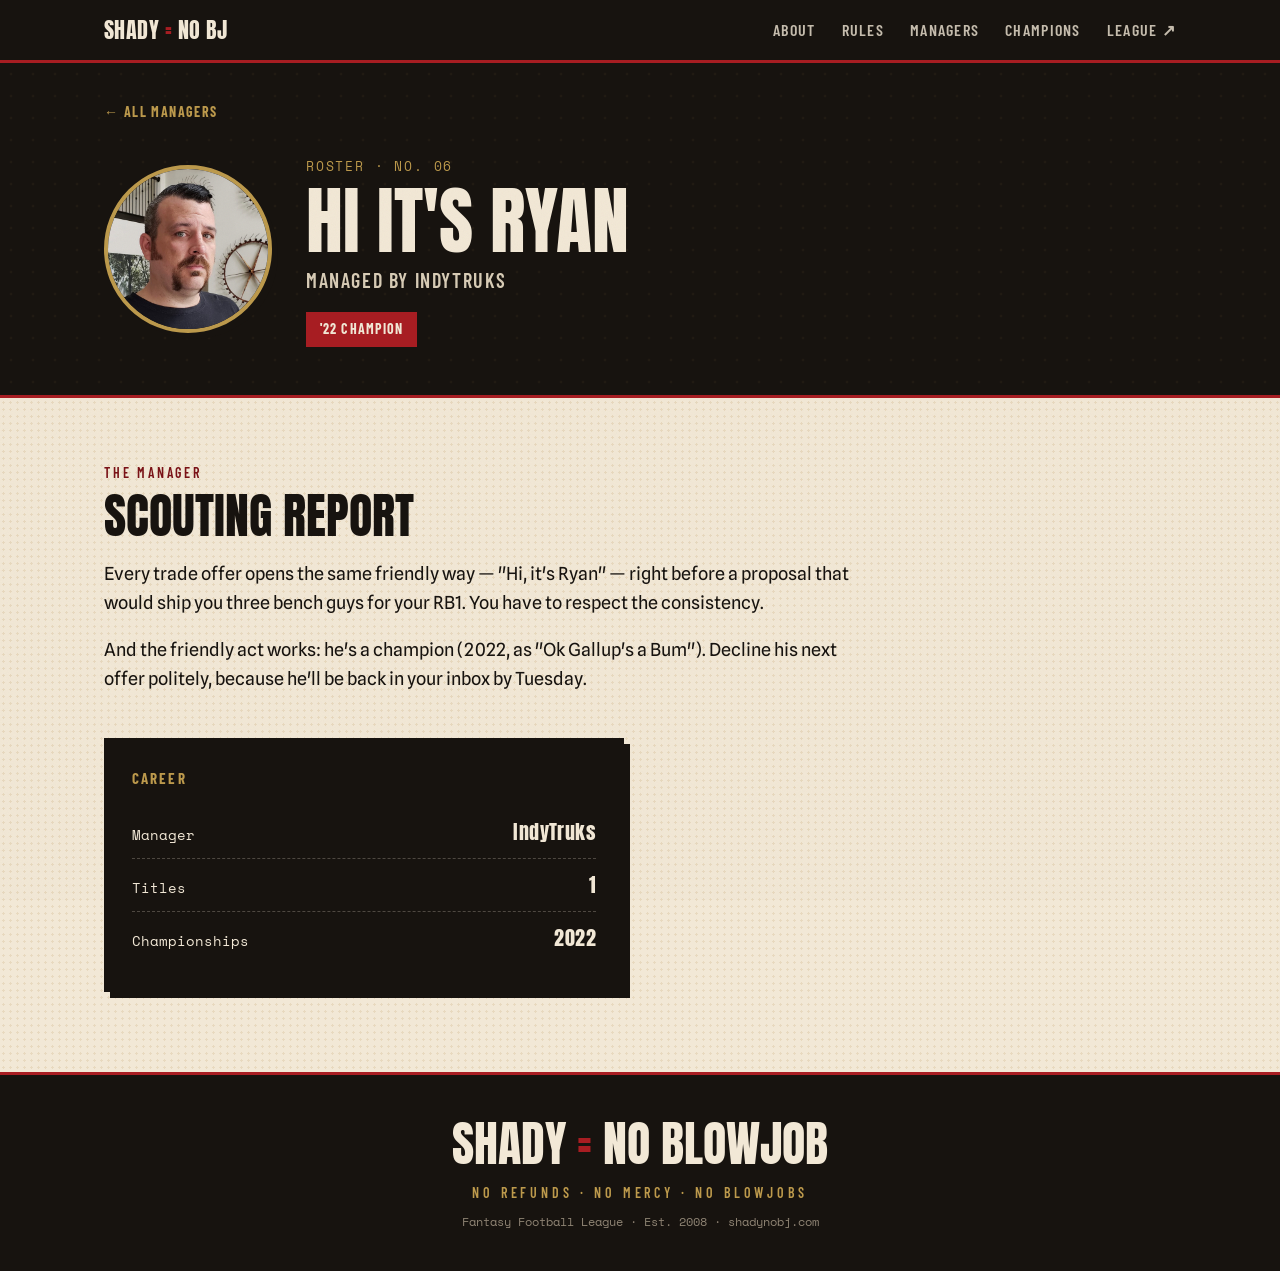
<file: managers/hi-its-ryan.html>
<!DOCTYPE html>
<html lang="en">
<head>
  <meta charset="UTF-8" />
  <meta name="viewport" content="width=device-width, initial-scale=1.0" />
  <title>Hi it's Ryan — IndyTruks | Shady = No Blowjob</title>
  <meta name="description" content="IndyTruks manages Hi it's Ryan in the Shady = No Blowjob fantasy football league — a 12-team league of friends established in 2008, now in its 19th year." />
  <meta name="author" content="Shady = No Blowjob Fantasy Football League" />
  <meta name="robots" content="noindex, nofollow" />
  <meta name="theme-color" content="#a81d22" />
  <link rel="canonical" href="https://shadynobj.com/managers/hi-its-ryan.html" />

  <!-- Open Graph -->
  <meta property="og:site_name" content="Shady = No Blowjob Fantasy Football League" />
  <meta property="og:title" content="Hi it's Ryan — managed by IndyTruks" />
  <meta property="og:description" content="IndyTruks manages Hi it's Ryan in the Shady = No Blowjob fantasy football league. Est. 2008, now in its 19th year." />
  <meta property="og:type" content="profile" />
  <meta property="og:url" content="https://shadynobj.com/managers/hi-its-ryan.html" />
  <meta property="og:image" content="https://shadynobj.com/managers/img/hi-its-ryan-photo.jpg" />
  <meta property="og:image:alt" content="IndyTruks, manager of Hi it's Ryan" />
  <meta property="og:locale" content="en_US" />

  <!-- Twitter -->
  <meta name="twitter:card" content="summary" />
  <meta name="twitter:title" content="Hi it's Ryan — managed by IndyTruks" />
  <meta name="twitter:description" content="IndyTruks manages Hi it's Ryan in the Shady = No Blowjob fantasy football league. Est. 2008." />
  <meta name="twitter:image" content="https://shadynobj.com/managers/img/hi-its-ryan-photo.jpg" />
  <meta name="twitter:image:alt" content="IndyTruks, manager of Hi it's Ryan" />

  <!-- Icons & manifest -->
  <link rel="icon" href="/favicon.svg" type="image/svg+xml" />
  <link rel="icon" href="/favicon-32x32.png" sizes="32x32" type="image/png" />
  <link rel="icon" href="/favicon-16x16.png" sizes="16x16" type="image/png" />
  <link rel="apple-touch-icon" href="/apple-touch-icon.png" />
  <link rel="manifest" href="/site.webmanifest" />

  <link rel="preconnect" href="https://fonts.googleapis.com" />
  <link rel="preconnect" href="https://fonts.gstatic.com" crossorigin />
  <link href="https://fonts.googleapis.com/css2?family=Anton&family=Barlow+Condensed:ital,wght@0,500;0,600;0,700;1,600&family=Spline+Sans:wght@400;500;600&family=Space+Mono:wght@400;700&display=swap" rel="stylesheet" />
  <link rel="stylesheet" href="../assets/manager.css" />

  <script type="application/ld+json">
  {
    "@context": "https://schema.org",
    "@type": "Person",
    "name": "IndyTruks",
    "url": "https://shadynobj.com/managers/hi-its-ryan.html",
    "image": "https://shadynobj.com/managers/img/hi-its-ryan-photo.jpg",
    "memberOf": {
      "@type": "SportsOrganization",
      "name": "Shady = No Blowjob Fantasy Football League",
      "url": "https://shadynobj.com/"
    }
  }
  </script>
</head>
<body>

  <nav>
    <div class="wrap">
      <a class="brand" href="../index.html">SHADY <span class="eq">=</span> NO BJ</a>
      <div class="navlinks">
        <a href="../index.html#about">About</a>
        <a href="../index.html#rules">Rules</a>
        <a href="../index.html#members">Managers</a>
        <a href="../index.html#champions">Champions</a>
        <a href="https://football.fantasysports.yahoo.com/league/shady_douche/2026" target="_blank" rel="noopener">League ↗</a>
      </div>
    </div>
  </nav>

  <header class="profile">
    <div class="wrap">
      <a class="backlink" href="../index.html#members">&larr; All Managers</a>
      <div class="profile-head">
        <img class="avatar" src="img/hi-its-ryan-photo.jpg" width="168" height="168" alt="IndyTruks, manager of Hi it's Ryan" />
        <div class="profile-meta">
          <span class="seed">Roster &middot; No. 06</span>
          <h1>Hi it's Ryan</h1>
          <div class="mgr-name">Managed by IndyTruks</div>
          <span class="badge">'22 Champion</span>
        </div>
      </div>
    </div>
  </header>

  <main>
    <div class="wrap">
      <div class="bio-copy">
        <span class="sec-kicker">The Manager</span>
        <h2>Scouting Report</h2>
        <p>Every trade offer opens the same friendly way — "Hi, it's Ryan" — right before a proposal that would ship you three bench guys for your RB1. You have to respect the consistency.</p>
        <p>And the friendly act works: he's a champion (2022, as "Ok Gallup's a Bum"). Decline his next offer politely, because he'll be back in your inbox by Tuesday.</p>
      </div>
      <div class="factcard">
        <h3>Career</h3>
        <div class="factrow"><span>Manager</span><b>IndyTruks</b></div>
        <div class="factrow"><span>Titles</span><b>1</b></div>
        <div class="factrow"><span>Championships</span><b>2022</b></div>
      </div>
    </div>
  </main>

  <footer>
    <div class="wrap">
      <div class="mark">SHADY <span class="eq">=</span> NO BLOWJOB</div>
      <p class="creed">No Refunds &middot; No Mercy &middot; No Blowjobs</p>
      <p class="small">Fantasy Football League &middot; Est. 2008 &middot; shadynobj.com</p>
    </div>
  </footer>

</body>
</html>
</file>
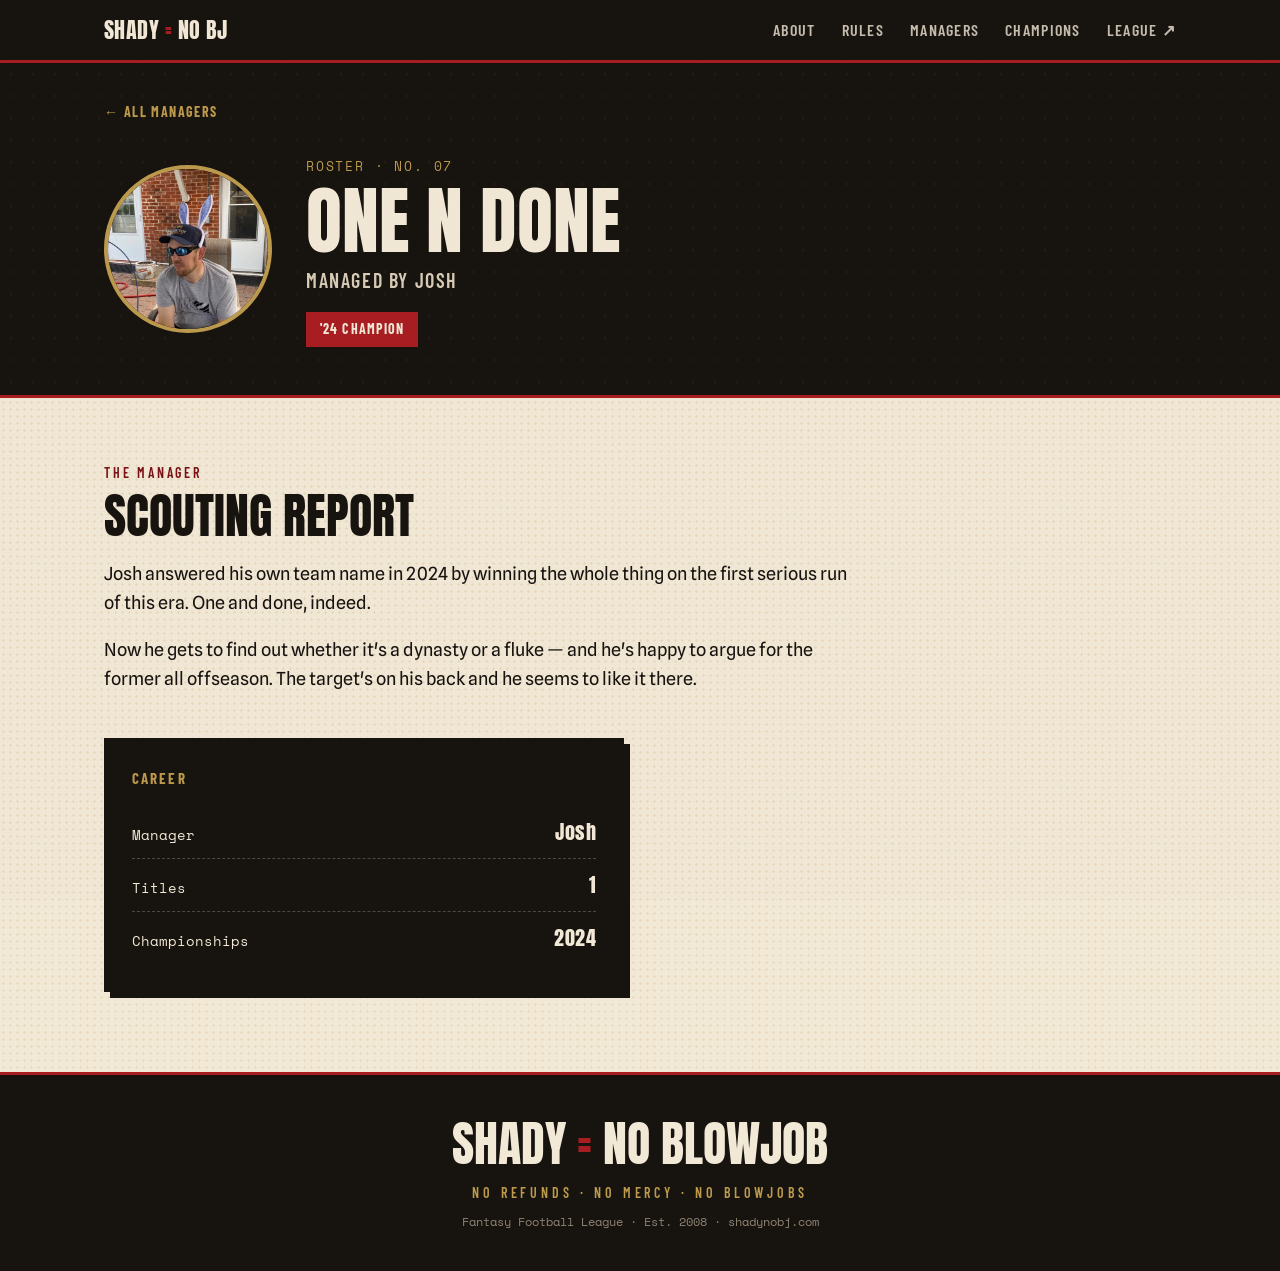
<file: managers/one-n-done.html>
<!DOCTYPE html>
<html lang="en">
<head>
  <meta charset="UTF-8" />
  <meta name="viewport" content="width=device-width, initial-scale=1.0" />
  <title>One N Done — Josh | Shady = No Blowjob</title>
  <meta name="description" content="Josh manages One N Done in the Shady = No Blowjob fantasy football league — a 12-team league of friends established in 2008, now in its 19th year." />
  <meta name="author" content="Shady = No Blowjob Fantasy Football League" />
  <meta name="robots" content="noindex, nofollow" />
  <meta name="theme-color" content="#a81d22" />
  <link rel="canonical" href="https://shadynobj.com/managers/one-n-done.html" />

  <!-- Open Graph -->
  <meta property="og:site_name" content="Shady = No Blowjob Fantasy Football League" />
  <meta property="og:title" content="One N Done — managed by Josh" />
  <meta property="og:description" content="Josh manages One N Done in the Shady = No Blowjob fantasy football league. Est. 2008, now in its 19th year." />
  <meta property="og:type" content="profile" />
  <meta property="og:url" content="https://shadynobj.com/managers/one-n-done.html" />
  <meta property="og:image" content="https://shadynobj.com/managers/img/one-n-done-photo.jpg" />
  <meta property="og:image:alt" content="Josh, manager of One N Done" />
  <meta property="og:locale" content="en_US" />

  <!-- Twitter -->
  <meta name="twitter:card" content="summary" />
  <meta name="twitter:title" content="One N Done — managed by Josh" />
  <meta name="twitter:description" content="Josh manages One N Done in the Shady = No Blowjob fantasy football league. Est. 2008." />
  <meta name="twitter:image" content="https://shadynobj.com/managers/img/one-n-done-photo.jpg" />
  <meta name="twitter:image:alt" content="Josh, manager of One N Done" />

  <!-- Icons & manifest -->
  <link rel="icon" href="/favicon.svg" type="image/svg+xml" />
  <link rel="icon" href="/favicon-32x32.png" sizes="32x32" type="image/png" />
  <link rel="icon" href="/favicon-16x16.png" sizes="16x16" type="image/png" />
  <link rel="apple-touch-icon" href="/apple-touch-icon.png" />
  <link rel="manifest" href="/site.webmanifest" />

  <link rel="preconnect" href="https://fonts.googleapis.com" />
  <link rel="preconnect" href="https://fonts.gstatic.com" crossorigin />
  <link href="https://fonts.googleapis.com/css2?family=Anton&family=Barlow+Condensed:ital,wght@0,500;0,600;0,700;1,600&family=Spline+Sans:wght@400;500;600&family=Space+Mono:wght@400;700&display=swap" rel="stylesheet" />
  <link rel="stylesheet" href="../assets/manager.css" />

  <script type="application/ld+json">
  {
    "@context": "https://schema.org",
    "@type": "Person",
    "name": "Josh",
    "url": "https://shadynobj.com/managers/one-n-done.html",
    "image": "https://shadynobj.com/managers/img/one-n-done-photo.jpg",
    "memberOf": {
      "@type": "SportsOrganization",
      "name": "Shady = No Blowjob Fantasy Football League",
      "url": "https://shadynobj.com/"
    }
  }
  </script>
</head>
<body>

  <nav>
    <div class="wrap">
      <a class="brand" href="../index.html">SHADY <span class="eq">=</span> NO BJ</a>
      <div class="navlinks">
        <a href="../index.html#about">About</a>
        <a href="../index.html#rules">Rules</a>
        <a href="../index.html#members">Managers</a>
        <a href="../index.html#champions">Champions</a>
        <a href="https://football.fantasysports.yahoo.com/league/shady_douche/2026" target="_blank" rel="noopener">League ↗</a>
      </div>
    </div>
  </nav>

  <header class="profile">
    <div class="wrap">
      <a class="backlink" href="../index.html#members">&larr; All Managers</a>
      <div class="profile-head">
        <img class="avatar" src="img/one-n-done-photo.jpg" width="168" height="168" alt="Josh, manager of One N Done" />
        <div class="profile-meta">
          <span class="seed">Roster &middot; No. 07</span>
          <h1>One N Done</h1>
          <div class="mgr-name">Managed by Josh</div>
          <span class="badge">'24 Champion</span>
        </div>
      </div>
    </div>
  </header>

  <main>
    <div class="wrap">
      <div class="bio-copy">
        <span class="sec-kicker">The Manager</span>
        <h2>Scouting Report</h2>
        <p>Josh answered his own team name in 2024 by winning the whole thing on the first serious run of this era. One and done, indeed.</p>
        <p>Now he gets to find out whether it's a dynasty or a fluke — and he's happy to argue for the former all offseason. The target's on his back and he seems to like it there.</p>
      </div>
      <div class="factcard">
        <h3>Career</h3>
        <div class="factrow"><span>Manager</span><b>Josh</b></div>
        <div class="factrow"><span>Titles</span><b>1</b></div>
        <div class="factrow"><span>Championships</span><b>2024</b></div>
      </div>
    </div>
  </main>

  <footer>
    <div class="wrap">
      <div class="mark">SHADY <span class="eq">=</span> NO BLOWJOB</div>
      <p class="creed">No Refunds &middot; No Mercy &middot; No Blowjobs</p>
      <p class="small">Fantasy Football League &middot; Est. 2008 &middot; shadynobj.com</p>
    </div>
  </footer>

</body>
</html>
</file>
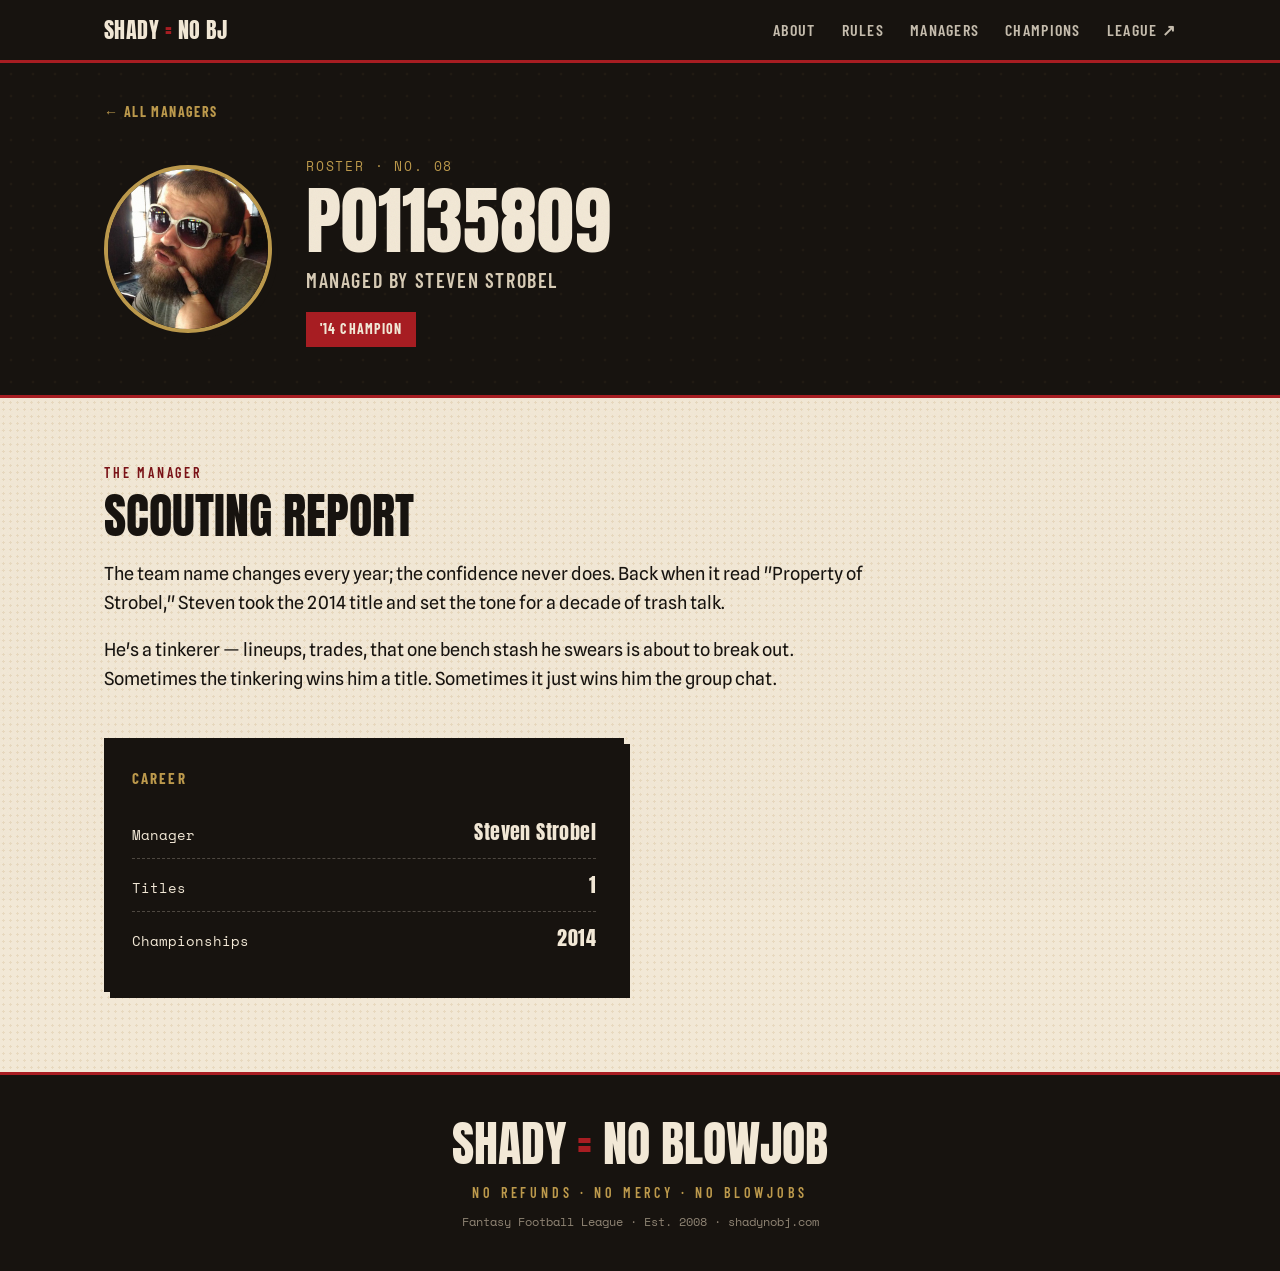
<file: managers/p01135809.html>
<!DOCTYPE html>
<html lang="en">
<head>
  <meta charset="UTF-8" />
  <meta name="viewport" content="width=device-width, initial-scale=1.0" />
  <title>P01135809 — Steven Strobel | Shady = No Blowjob</title>
  <meta name="description" content="Steven Strobel manages P01135809 in the Shady = No Blowjob fantasy football league — a 12-team league of friends established in 2008, now in its 19th year." />
  <meta name="author" content="Shady = No Blowjob Fantasy Football League" />
  <meta name="robots" content="noindex, nofollow" />
  <meta name="theme-color" content="#a81d22" />
  <link rel="canonical" href="https://shadynobj.com/managers/p01135809.html" />

  <!-- Open Graph -->
  <meta property="og:site_name" content="Shady = No Blowjob Fantasy Football League" />
  <meta property="og:title" content="P01135809 — managed by Steven Strobel" />
  <meta property="og:description" content="Steven Strobel manages P01135809 in the Shady = No Blowjob fantasy football league. Est. 2008, now in its 19th year." />
  <meta property="og:type" content="profile" />
  <meta property="og:url" content="https://shadynobj.com/managers/p01135809.html" />
  <meta property="og:image" content="https://shadynobj.com/managers/img/p01135809-photo.jpg" />
  <meta property="og:image:alt" content="Steven Strobel, manager of P01135809" />
  <meta property="og:locale" content="en_US" />

  <!-- Twitter -->
  <meta name="twitter:card" content="summary" />
  <meta name="twitter:title" content="P01135809 — managed by Steven Strobel" />
  <meta name="twitter:description" content="Steven Strobel manages P01135809 in the Shady = No Blowjob fantasy football league. Est. 2008." />
  <meta name="twitter:image" content="https://shadynobj.com/managers/img/p01135809-photo.jpg" />
  <meta name="twitter:image:alt" content="Steven Strobel, manager of P01135809" />

  <!-- Icons & manifest -->
  <link rel="icon" href="/favicon.svg" type="image/svg+xml" />
  <link rel="icon" href="/favicon-32x32.png" sizes="32x32" type="image/png" />
  <link rel="icon" href="/favicon-16x16.png" sizes="16x16" type="image/png" />
  <link rel="apple-touch-icon" href="/apple-touch-icon.png" />
  <link rel="manifest" href="/site.webmanifest" />

  <link rel="preconnect" href="https://fonts.googleapis.com" />
  <link rel="preconnect" href="https://fonts.gstatic.com" crossorigin />
  <link href="https://fonts.googleapis.com/css2?family=Anton&family=Barlow+Condensed:ital,wght@0,500;0,600;0,700;1,600&family=Spline+Sans:wght@400;500;600&family=Space+Mono:wght@400;700&display=swap" rel="stylesheet" />
  <link rel="stylesheet" href="../assets/manager.css" />

  <script type="application/ld+json">
  {
    "@context": "https://schema.org",
    "@type": "Person",
    "name": "Steven Strobel",
    "url": "https://shadynobj.com/managers/p01135809.html",
    "image": "https://shadynobj.com/managers/img/p01135809-photo.jpg",
    "memberOf": {
      "@type": "SportsOrganization",
      "name": "Shady = No Blowjob Fantasy Football League",
      "url": "https://shadynobj.com/"
    }
  }
  </script>
</head>
<body>

  <nav>
    <div class="wrap">
      <a class="brand" href="../index.html">SHADY <span class="eq">=</span> NO BJ</a>
      <div class="navlinks">
        <a href="../index.html#about">About</a>
        <a href="../index.html#rules">Rules</a>
        <a href="../index.html#members">Managers</a>
        <a href="../index.html#champions">Champions</a>
        <a href="https://football.fantasysports.yahoo.com/league/shady_douche/2026" target="_blank" rel="noopener">League ↗</a>
      </div>
    </div>
  </nav>

  <header class="profile">
    <div class="wrap">
      <a class="backlink" href="../index.html#members">&larr; All Managers</a>
      <div class="profile-head">
        <img class="avatar" src="img/p01135809-photo.jpg" width="168" height="168" alt="Steven Strobel, manager of P01135809" />
        <div class="profile-meta">
          <span class="seed">Roster &middot; No. 08</span>
          <h1>P01135809</h1>
          <div class="mgr-name">Managed by Steven Strobel</div>
          <span class="badge">'14 Champion</span>
        </div>
      </div>
    </div>
  </header>

  <main>
    <div class="wrap">
      <div class="bio-copy">
        <span class="sec-kicker">The Manager</span>
        <h2>Scouting Report</h2>
        <p>The team name changes every year; the confidence never does. Back when it read "Property of Strobel," Steven took the 2014 title and set the tone for a decade of trash talk.</p>
        <p>He's a tinkerer — lineups, trades, that one bench stash he swears is about to break out. Sometimes the tinkering wins him a title. Sometimes it just wins him the group chat.</p>
      </div>
      <div class="factcard">
        <h3>Career</h3>
        <div class="factrow"><span>Manager</span><b>Steven Strobel</b></div>
        <div class="factrow"><span>Titles</span><b>1</b></div>
        <div class="factrow"><span>Championships</span><b>2014</b></div>
      </div>
    </div>
  </main>

  <footer>
    <div class="wrap">
      <div class="mark">SHADY <span class="eq">=</span> NO BLOWJOB</div>
      <p class="creed">No Refunds &middot; No Mercy &middot; No Blowjobs</p>
      <p class="small">Fantasy Football League &middot; Est. 2008 &middot; shadynobj.com</p>
    </div>
  </footer>

</body>
</html>
</file>
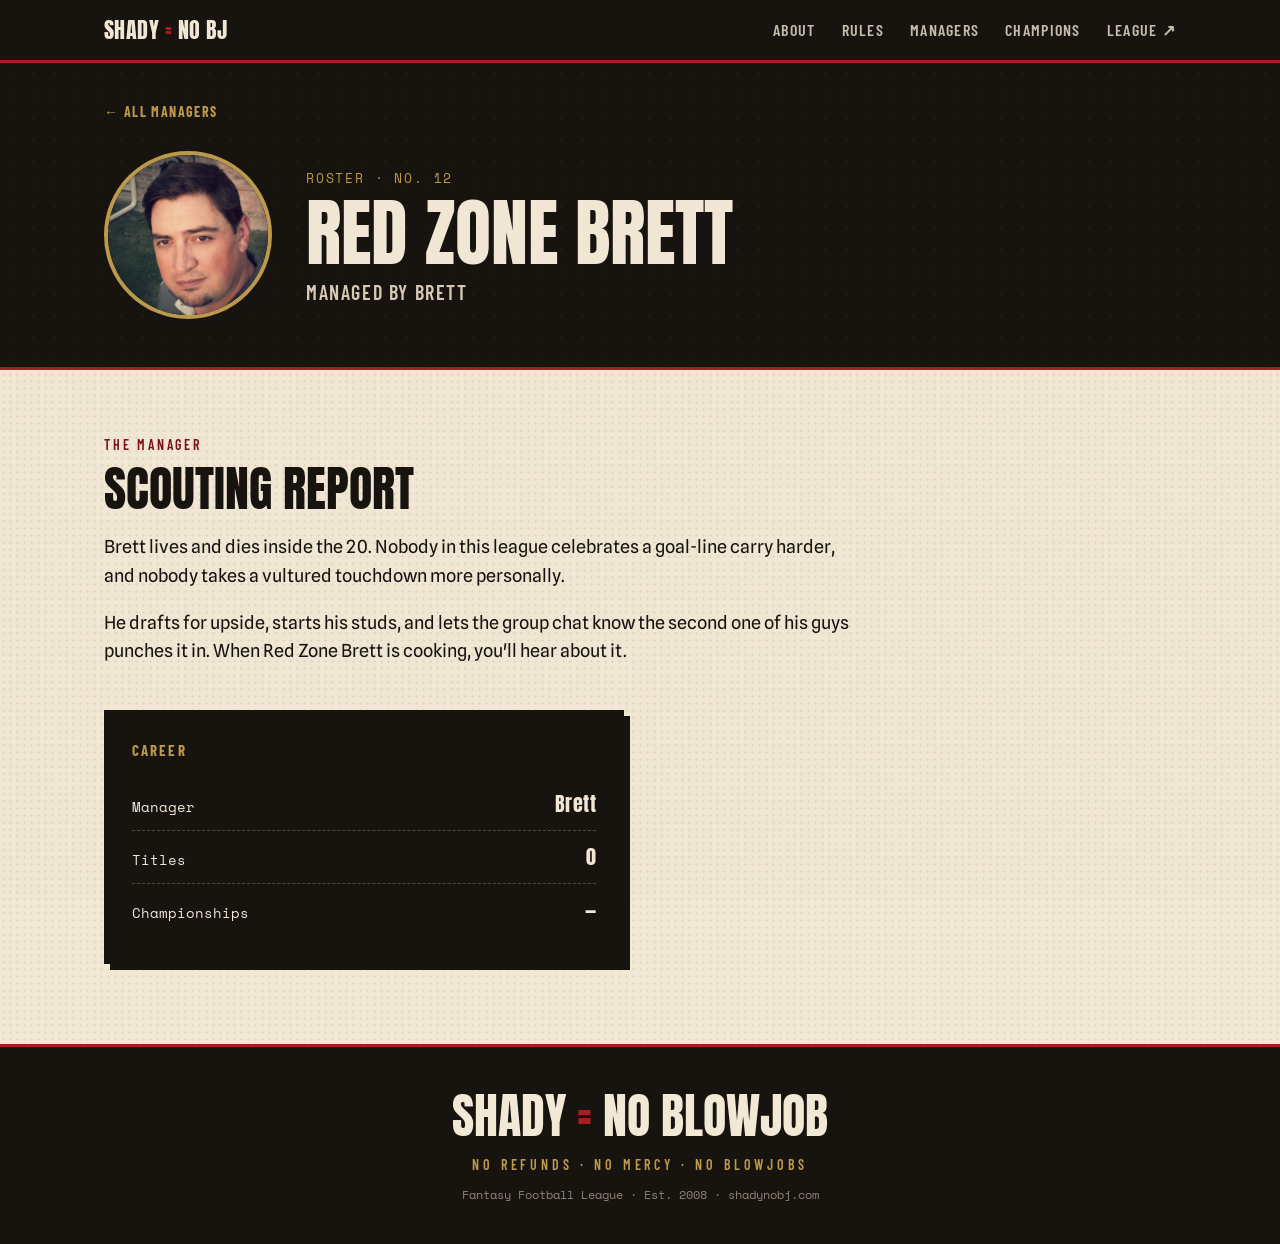
<file: managers/red-zone-brett.html>
<!DOCTYPE html>
<html lang="en">
<head>
  <meta charset="UTF-8" />
  <meta name="viewport" content="width=device-width, initial-scale=1.0" />
  <title>Red Zone Brett — Brett | Shady = No Blowjob</title>
  <meta name="description" content="Brett manages Red Zone Brett in the Shady = No Blowjob fantasy football league — a 12-team league of friends established in 2008, now in its 19th year." />
  <meta name="author" content="Shady = No Blowjob Fantasy Football League" />
  <meta name="robots" content="noindex, nofollow" />
  <meta name="theme-color" content="#a81d22" />
  <link rel="canonical" href="https://shadynobj.com/managers/red-zone-brett.html" />

  <!-- Open Graph -->
  <meta property="og:site_name" content="Shady = No Blowjob Fantasy Football League" />
  <meta property="og:title" content="Red Zone Brett — managed by Brett" />
  <meta property="og:description" content="Brett manages Red Zone Brett in the Shady = No Blowjob fantasy football league. Est. 2008, now in its 19th year." />
  <meta property="og:type" content="profile" />
  <meta property="og:url" content="https://shadynobj.com/managers/red-zone-brett.html" />
  <meta property="og:image" content="https://shadynobj.com/managers/img/red-zone-brett-photo.jpg" />
  <meta property="og:image:alt" content="Brett, manager of Red Zone Brett" />
  <meta property="og:locale" content="en_US" />

  <!-- Twitter -->
  <meta name="twitter:card" content="summary" />
  <meta name="twitter:title" content="Red Zone Brett — managed by Brett" />
  <meta name="twitter:description" content="Brett manages Red Zone Brett in the Shady = No Blowjob fantasy football league. Est. 2008." />
  <meta name="twitter:image" content="https://shadynobj.com/managers/img/red-zone-brett-photo.jpg" />
  <meta name="twitter:image:alt" content="Brett, manager of Red Zone Brett" />

  <!-- Icons & manifest -->
  <link rel="icon" href="/favicon.svg" type="image/svg+xml" />
  <link rel="icon" href="/favicon-32x32.png" sizes="32x32" type="image/png" />
  <link rel="icon" href="/favicon-16x16.png" sizes="16x16" type="image/png" />
  <link rel="apple-touch-icon" href="/apple-touch-icon.png" />
  <link rel="manifest" href="/site.webmanifest" />

  <link rel="preconnect" href="https://fonts.googleapis.com" />
  <link rel="preconnect" href="https://fonts.gstatic.com" crossorigin />
  <link href="https://fonts.googleapis.com/css2?family=Anton&family=Barlow+Condensed:ital,wght@0,500;0,600;0,700;1,600&family=Spline+Sans:wght@400;500;600&family=Space+Mono:wght@400;700&display=swap" rel="stylesheet" />
  <link rel="stylesheet" href="../assets/manager.css" />

  <script type="application/ld+json">
  {
    "@context": "https://schema.org",
    "@type": "Person",
    "name": "Brett",
    "url": "https://shadynobj.com/managers/red-zone-brett.html",
    "image": "https://shadynobj.com/managers/img/red-zone-brett-photo.jpg",
    "memberOf": {
      "@type": "SportsOrganization",
      "name": "Shady = No Blowjob Fantasy Football League",
      "url": "https://shadynobj.com/"
    }
  }
  </script>
</head>
<body>

  <nav>
    <div class="wrap">
      <a class="brand" href="../index.html">SHADY <span class="eq">=</span> NO BJ</a>
      <div class="navlinks">
        <a href="../index.html#about">About</a>
        <a href="../index.html#rules">Rules</a>
        <a href="../index.html#members">Managers</a>
        <a href="../index.html#champions">Champions</a>
        <a href="https://football.fantasysports.yahoo.com/league/shady_douche/2026" target="_blank" rel="noopener">League ↗</a>
      </div>
    </div>
  </nav>

  <header class="profile">
    <div class="wrap">
      <a class="backlink" href="../index.html#members">&larr; All Managers</a>
      <div class="profile-head">
        <img class="avatar" src="img/red-zone-brett-photo.jpg" width="168" height="168" alt="Brett, manager of Red Zone Brett" />
        <div class="profile-meta">
          <span class="seed">Roster &middot; No. 12</span>
          <h1>Red Zone Brett</h1>
          <div class="mgr-name">Managed by Brett</div>
          
        </div>
      </div>
    </div>
  </header>

  <main>
    <div class="wrap">
      <div class="bio-copy">
        <span class="sec-kicker">The Manager</span>
        <h2>Scouting Report</h2>
        <p>Brett lives and dies inside the 20. Nobody in this league celebrates a goal-line carry harder, and nobody takes a vultured touchdown more personally.</p>
        <p>He drafts for upside, starts his studs, and lets the group chat know the second one of his guys punches it in. When Red Zone Brett is cooking, you'll hear about it.</p>
      </div>
      <div class="factcard">
        <h3>Career</h3>
        <div class="factrow"><span>Manager</span><b>Brett</b></div>
        <div class="factrow"><span>Titles</span><b>0</b></div>
        <div class="factrow"><span>Championships</span><b>—</b></div>
      </div>
    </div>
  </main>

  <footer>
    <div class="wrap">
      <div class="mark">SHADY <span class="eq">=</span> NO BLOWJOB</div>
      <p class="creed">No Refunds &middot; No Mercy &middot; No Blowjobs</p>
      <p class="small">Fantasy Football League &middot; Est. 2008 &middot; shadynobj.com</p>
    </div>
  </footer>

</body>
</html>
</file>
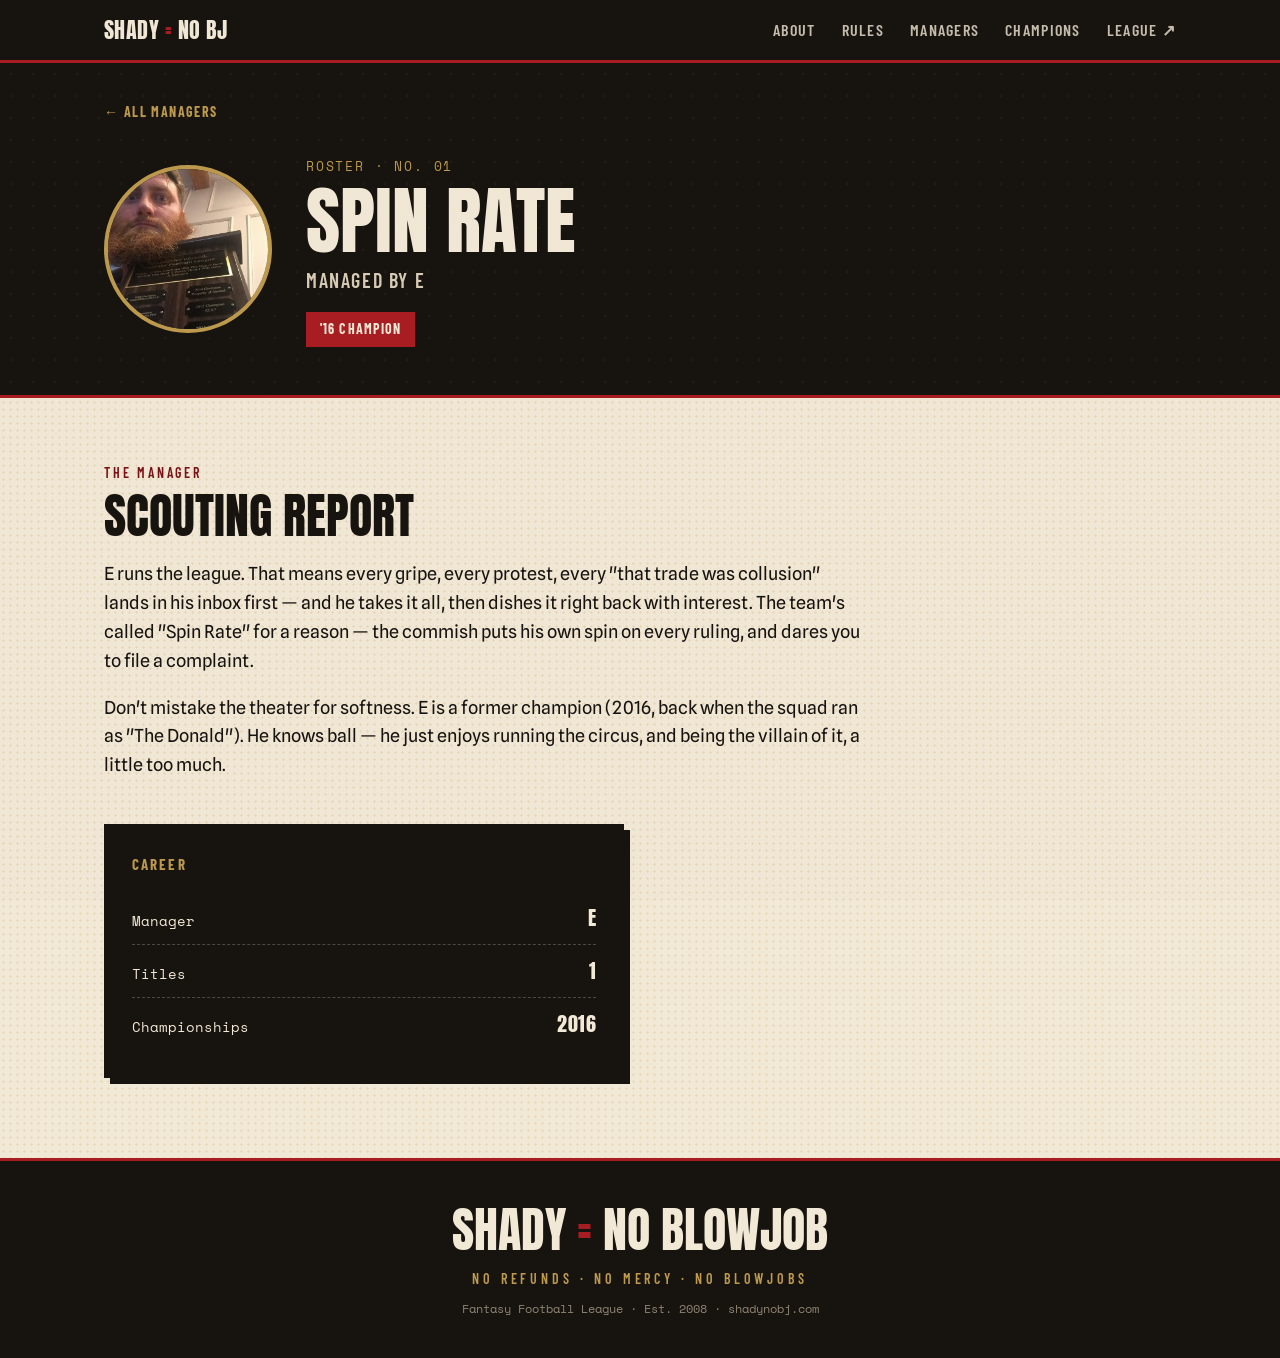
<file: managers/spin-rate.html>
<!DOCTYPE html>
<html lang="en">
<head>
  <meta charset="UTF-8" />
  <meta name="viewport" content="width=device-width, initial-scale=1.0" />
  <title>Spin Rate — E | Shady = No Blowjob</title>
  <meta name="description" content="E manages Spin Rate in the Shady = No Blowjob fantasy football league — a 12-team league of friends established in 2008, now in its 19th year." />
  <meta name="author" content="Shady = No Blowjob Fantasy Football League" />
  <meta name="robots" content="noindex, nofollow" />
  <meta name="theme-color" content="#a81d22" />
  <link rel="canonical" href="https://shadynobj.com/managers/spin-rate.html" />

  <!-- Open Graph -->
  <meta property="og:site_name" content="Shady = No Blowjob Fantasy Football League" />
  <meta property="og:title" content="Spin Rate — managed by E" />
  <meta property="og:description" content="E manages Spin Rate in the Shady = No Blowjob fantasy football league. Est. 2008, now in its 19th year." />
  <meta property="og:type" content="profile" />
  <meta property="og:url" content="https://shadynobj.com/managers/spin-rate.html" />
  <meta property="og:image" content="https://shadynobj.com/managers/img/spin-rate-photo.jpg" />
  <meta property="og:image:alt" content="Eric, manager of Spin Rate" />
  <meta property="og:locale" content="en_US" />

  <!-- Twitter -->
  <meta name="twitter:card" content="summary" />
  <meta name="twitter:title" content="Spin Rate — managed by E" />
  <meta name="twitter:description" content="E manages Spin Rate in the Shady = No Blowjob fantasy football league. Est. 2008." />
  <meta name="twitter:image" content="https://shadynobj.com/managers/img/spin-rate-photo.jpg" />
  <meta name="twitter:image:alt" content="Eric, manager of Spin Rate" />

  <!-- Icons & manifest -->
  <link rel="icon" href="/favicon.svg" type="image/svg+xml" />
  <link rel="icon" href="/favicon-32x32.png" sizes="32x32" type="image/png" />
  <link rel="icon" href="/favicon-16x16.png" sizes="16x16" type="image/png" />
  <link rel="apple-touch-icon" href="/apple-touch-icon.png" />
  <link rel="manifest" href="/site.webmanifest" />

  <link rel="preconnect" href="https://fonts.googleapis.com" />
  <link rel="preconnect" href="https://fonts.gstatic.com" crossorigin />
  <link href="https://fonts.googleapis.com/css2?family=Anton&family=Barlow+Condensed:ital,wght@0,500;0,600;0,700;1,600&family=Spline+Sans:wght@400;500;600&family=Space+Mono:wght@400;700&display=swap" rel="stylesheet" />
  <link rel="stylesheet" href="../assets/manager.css" />

  <script type="application/ld+json">
  {
    "@context": "https://schema.org",
    "@type": "Person",
    "name": "E",
    "url": "https://shadynobj.com/managers/spin-rate.html",
    "image": "https://shadynobj.com/managers/img/spin-rate-photo.jpg",
    "memberOf": {
      "@type": "SportsOrganization",
      "name": "Shady = No Blowjob Fantasy Football League",
      "url": "https://shadynobj.com/"
    }
  }
  </script>
</head>
<body>

  <nav>
    <div class="wrap">
      <a class="brand" href="../index.html">SHADY <span class="eq">=</span> NO BJ</a>
      <div class="navlinks">
        <a href="../index.html#about">About</a>
        <a href="../index.html#rules">Rules</a>
        <a href="../index.html#members">Managers</a>
        <a href="../index.html#champions">Champions</a>
        <a href="https://football.fantasysports.yahoo.com/league/shady_douche/2026" target="_blank" rel="noopener">League ↗</a>
      </div>
    </div>
  </nav>

  <header class="profile">
    <div class="wrap">
      <a class="backlink" href="../index.html#members">&larr; All Managers</a>
      <div class="profile-head">
        <img class="avatar" src="img/spin-rate-photo.jpg" width="168" height="168" style="object-position: center 15%;" alt="Eric, manager of Spin Rate" />
        <div class="profile-meta">
          <span class="seed">Roster &middot; No. 01</span>
          <h1>Spin Rate</h1>
          <div class="mgr-name">Managed by E</div>
          <span class="badge">'16 Champion</span>
        </div>
      </div>
    </div>
  </header>

  <main>
    <div class="wrap">
      <div class="bio-copy">
        <span class="sec-kicker">The Manager</span>
        <h2>Scouting Report</h2>
        <p>E runs the league. That means every gripe, every protest, every "that trade was collusion" lands in his inbox first — and he takes it all, then dishes it right back with interest. The team's called "Spin Rate" for a reason — the commish puts his own spin on every ruling, and dares you to file a complaint.</p>
        <p>Don't mistake the theater for softness. E is a former champion (2016, back when the squad ran as "The Donald"). He knows ball — he just enjoys running the circus, and being the villain of it, a little too much.</p>
      </div>
      <div class="factcard">
        <h3>Career</h3>
        <div class="factrow"><span>Manager</span><b>E</b></div>
        <div class="factrow"><span>Titles</span><b>1</b></div>
        <div class="factrow"><span>Championships</span><b>2016</b></div>
      </div>
    </div>
  </main>

  <footer>
    <div class="wrap">
      <div class="mark">SHADY <span class="eq">=</span> NO BLOWJOB</div>
      <p class="creed">No Refunds &middot; No Mercy &middot; No Blowjobs</p>
      <p class="small">Fantasy Football League &middot; Est. 2008 &middot; shadynobj.com</p>
    </div>
  </footer>

</body>
</html>
</file>
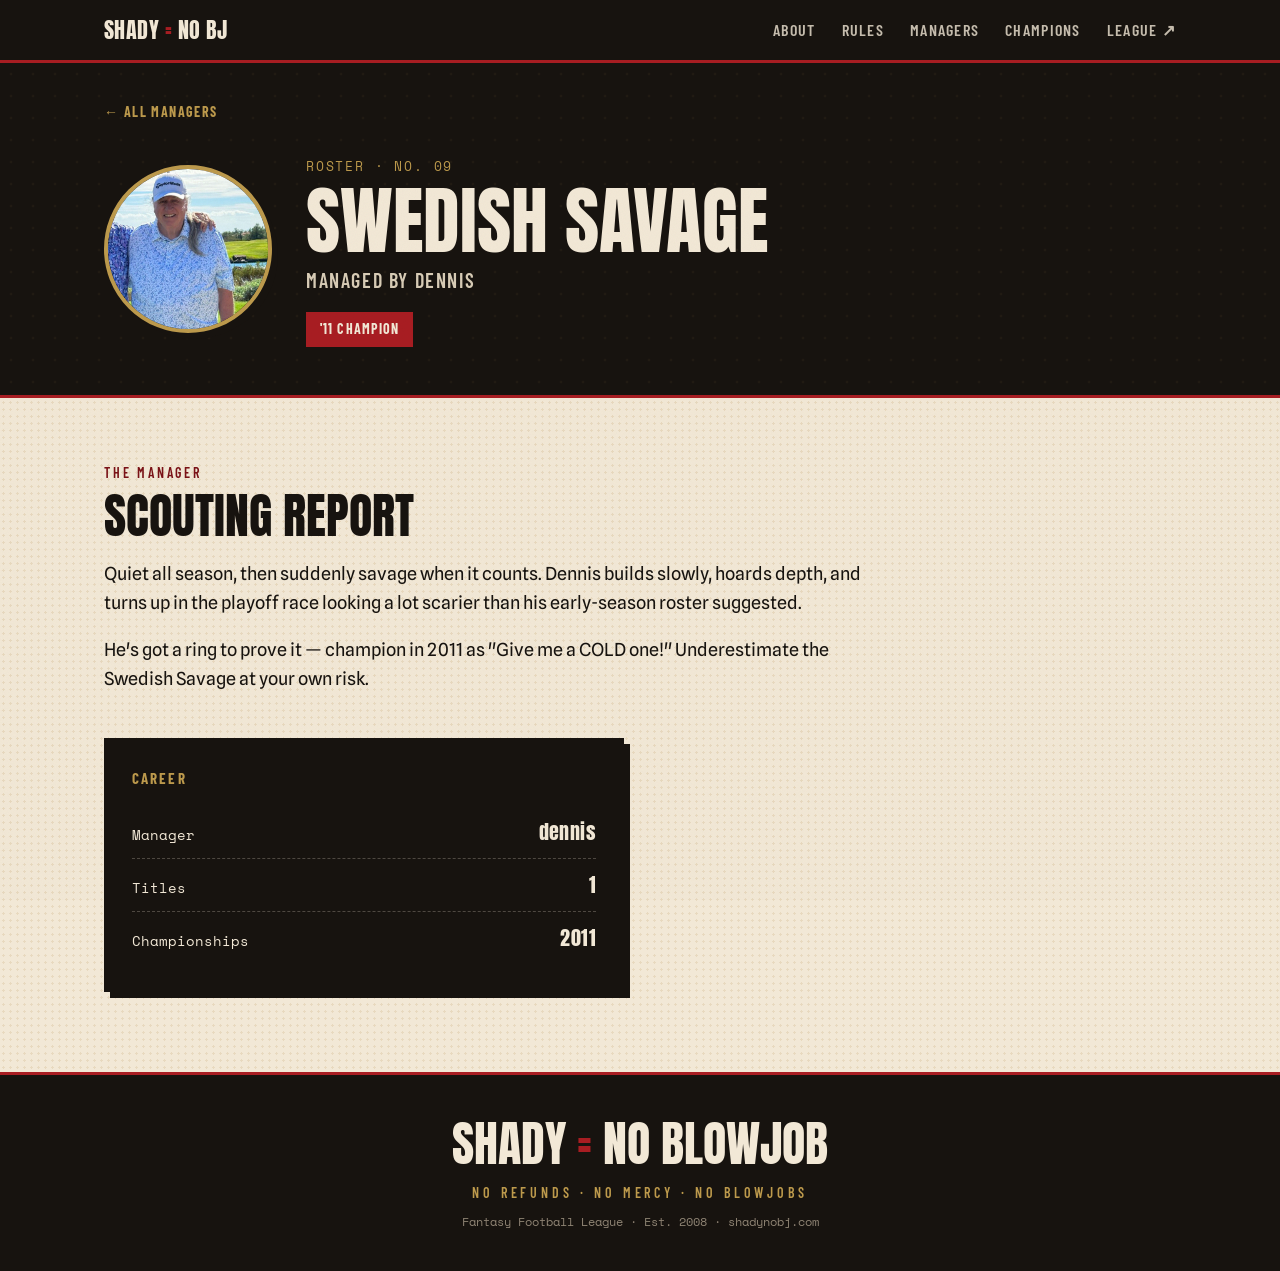
<file: managers/swedish-savage.html>
<!DOCTYPE html>
<html lang="en">
<head>
  <meta charset="UTF-8" />
  <meta name="viewport" content="width=device-width, initial-scale=1.0" />
  <title>Swedish Savage — dennis | Shady = No Blowjob</title>
  <meta name="description" content="dennis manages Swedish Savage in the Shady = No Blowjob fantasy football league — a 12-team league of friends established in 2008, now in its 19th year." />
  <meta name="author" content="Shady = No Blowjob Fantasy Football League" />
  <meta name="robots" content="noindex, nofollow" />
  <meta name="theme-color" content="#a81d22" />
  <link rel="canonical" href="https://shadynobj.com/managers/swedish-savage.html" />

  <!-- Open Graph -->
  <meta property="og:site_name" content="Shady = No Blowjob Fantasy Football League" />
  <meta property="og:title" content="Swedish Savage — managed by dennis" />
  <meta property="og:description" content="dennis manages Swedish Savage in the Shady = No Blowjob fantasy football league. Est. 2008, now in its 19th year." />
  <meta property="og:type" content="profile" />
  <meta property="og:url" content="https://shadynobj.com/managers/swedish-savage.html" />
  <meta property="og:image" content="https://shadynobj.com/managers/img/swedish-savage-photo.jpg" />
  <meta property="og:image:alt" content="dennis, manager of Swedish Savage" />
  <meta property="og:locale" content="en_US" />

  <!-- Twitter -->
  <meta name="twitter:card" content="summary" />
  <meta name="twitter:title" content="Swedish Savage — managed by dennis" />
  <meta name="twitter:description" content="dennis manages Swedish Savage in the Shady = No Blowjob fantasy football league. Est. 2008." />
  <meta name="twitter:image" content="https://shadynobj.com/managers/img/swedish-savage-photo.jpg" />
  <meta name="twitter:image:alt" content="dennis, manager of Swedish Savage" />

  <!-- Icons & manifest -->
  <link rel="icon" href="/favicon.svg" type="image/svg+xml" />
  <link rel="icon" href="/favicon-32x32.png" sizes="32x32" type="image/png" />
  <link rel="icon" href="/favicon-16x16.png" sizes="16x16" type="image/png" />
  <link rel="apple-touch-icon" href="/apple-touch-icon.png" />
  <link rel="manifest" href="/site.webmanifest" />

  <link rel="preconnect" href="https://fonts.googleapis.com" />
  <link rel="preconnect" href="https://fonts.gstatic.com" crossorigin />
  <link href="https://fonts.googleapis.com/css2?family=Anton&family=Barlow+Condensed:ital,wght@0,500;0,600;0,700;1,600&family=Spline+Sans:wght@400;500;600&family=Space+Mono:wght@400;700&display=swap" rel="stylesheet" />
  <link rel="stylesheet" href="../assets/manager.css" />

  <script type="application/ld+json">
  {
    "@context": "https://schema.org",
    "@type": "Person",
    "name": "dennis",
    "url": "https://shadynobj.com/managers/swedish-savage.html",
    "image": "https://shadynobj.com/managers/img/swedish-savage-photo.jpg",
    "memberOf": {
      "@type": "SportsOrganization",
      "name": "Shady = No Blowjob Fantasy Football League",
      "url": "https://shadynobj.com/"
    }
  }
  </script>
</head>
<body>

  <nav>
    <div class="wrap">
      <a class="brand" href="../index.html">SHADY <span class="eq">=</span> NO BJ</a>
      <div class="navlinks">
        <a href="../index.html#about">About</a>
        <a href="../index.html#rules">Rules</a>
        <a href="../index.html#members">Managers</a>
        <a href="../index.html#champions">Champions</a>
        <a href="https://football.fantasysports.yahoo.com/league/shady_douche/2026" target="_blank" rel="noopener">League ↗</a>
      </div>
    </div>
  </nav>

  <header class="profile">
    <div class="wrap">
      <a class="backlink" href="../index.html#members">&larr; All Managers</a>
      <div class="profile-head">
        <img class="avatar" src="img/swedish-savage-photo.jpg" width="168" height="168" alt="dennis, manager of Swedish Savage" />
        <div class="profile-meta">
          <span class="seed">Roster &middot; No. 09</span>
          <h1>Swedish Savage</h1>
          <div class="mgr-name">Managed by dennis</div>
          <span class="badge">'11 Champion</span>
        </div>
      </div>
    </div>
  </header>

  <main>
    <div class="wrap">
      <div class="bio-copy">
        <span class="sec-kicker">The Manager</span>
        <h2>Scouting Report</h2>
        <p>Quiet all season, then suddenly savage when it counts. Dennis builds slowly, hoards depth, and turns up in the playoff race looking a lot scarier than his early-season roster suggested.</p>
        <p>He's got a ring to prove it — champion in 2011 as "Give me a COLD one!" Underestimate the Swedish Savage at your own risk.</p>
      </div>
      <div class="factcard">
        <h3>Career</h3>
        <div class="factrow"><span>Manager</span><b>dennis</b></div>
        <div class="factrow"><span>Titles</span><b>1</b></div>
        <div class="factrow"><span>Championships</span><b>2011</b></div>
      </div>
    </div>
  </main>

  <footer>
    <div class="wrap">
      <div class="mark">SHADY <span class="eq">=</span> NO BLOWJOB</div>
      <p class="creed">No Refunds &middot; No Mercy &middot; No Blowjobs</p>
      <p class="small">Fantasy Football League &middot; Est. 2008 &middot; shadynobj.com</p>
    </div>
  </footer>

</body>
</html>
</file>
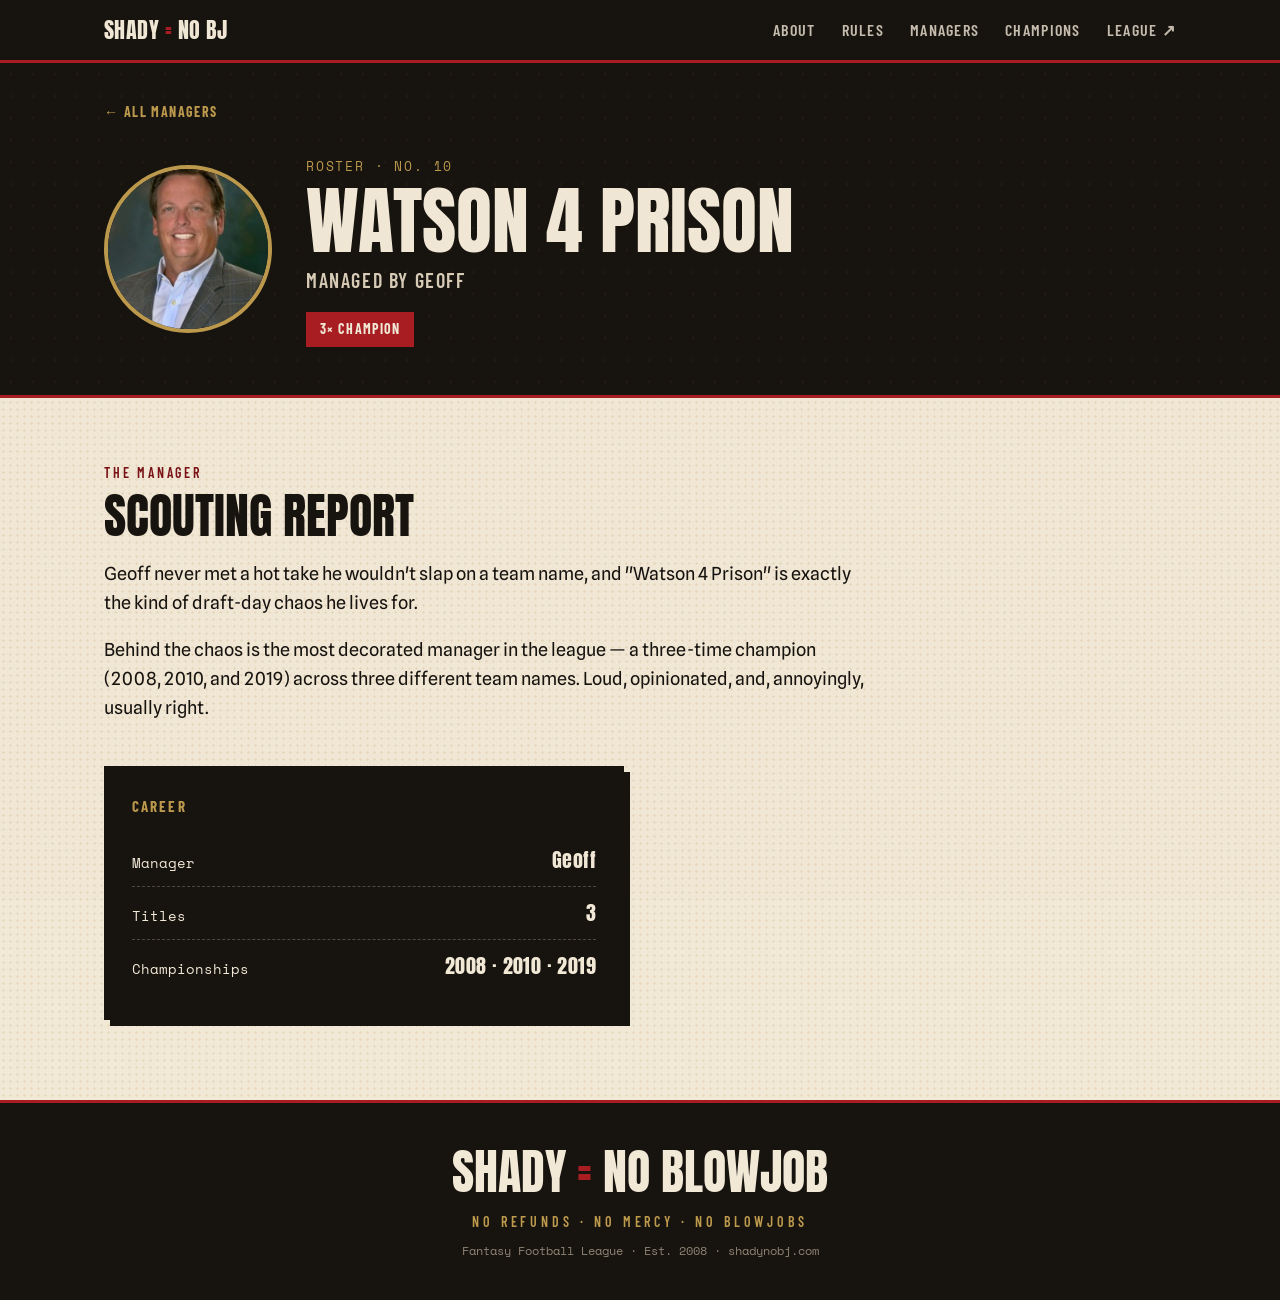
<file: managers/watson-4-prison.html>
<!DOCTYPE html>
<html lang="en">
<head>
  <meta charset="UTF-8" />
  <meta name="viewport" content="width=device-width, initial-scale=1.0" />
  <title>Watson 4 Prison — Geoff | Shady = No Blowjob</title>
  <meta name="description" content="Geoff manages Watson 4 Prison in the Shady = No Blowjob fantasy football league — a 12-team league of friends established in 2008, now in its 19th year." />
  <meta name="author" content="Shady = No Blowjob Fantasy Football League" />
  <meta name="robots" content="noindex, nofollow" />
  <meta name="theme-color" content="#a81d22" />
  <link rel="canonical" href="https://shadynobj.com/managers/watson-4-prison.html" />

  <!-- Open Graph -->
  <meta property="og:site_name" content="Shady = No Blowjob Fantasy Football League" />
  <meta property="og:title" content="Watson 4 Prison — managed by Geoff" />
  <meta property="og:description" content="Geoff manages Watson 4 Prison in the Shady = No Blowjob fantasy football league. Est. 2008, now in its 19th year." />
  <meta property="og:type" content="profile" />
  <meta property="og:url" content="https://shadynobj.com/managers/watson-4-prison.html" />
  <meta property="og:image" content="https://shadynobj.com/managers/img/watson-4-prison-photo.jpg" />
  <meta property="og:image:alt" content="Geoff, manager of Watson 4 Prison" />
  <meta property="og:locale" content="en_US" />

  <!-- Twitter -->
  <meta name="twitter:card" content="summary" />
  <meta name="twitter:title" content="Watson 4 Prison — managed by Geoff" />
  <meta name="twitter:description" content="Geoff manages Watson 4 Prison in the Shady = No Blowjob fantasy football league. Est. 2008." />
  <meta name="twitter:image" content="https://shadynobj.com/managers/img/watson-4-prison-photo.jpg" />
  <meta name="twitter:image:alt" content="Geoff, manager of Watson 4 Prison" />

  <!-- Icons & manifest -->
  <link rel="icon" href="/favicon.svg" type="image/svg+xml" />
  <link rel="icon" href="/favicon-32x32.png" sizes="32x32" type="image/png" />
  <link rel="icon" href="/favicon-16x16.png" sizes="16x16" type="image/png" />
  <link rel="apple-touch-icon" href="/apple-touch-icon.png" />
  <link rel="manifest" href="/site.webmanifest" />

  <link rel="preconnect" href="https://fonts.googleapis.com" />
  <link rel="preconnect" href="https://fonts.gstatic.com" crossorigin />
  <link href="https://fonts.googleapis.com/css2?family=Anton&family=Barlow+Condensed:ital,wght@0,500;0,600;0,700;1,600&family=Spline+Sans:wght@400;500;600&family=Space+Mono:wght@400;700&display=swap" rel="stylesheet" />
  <link rel="stylesheet" href="../assets/manager.css" />

  <script type="application/ld+json">
  {
    "@context": "https://schema.org",
    "@type": "Person",
    "name": "Geoff",
    "url": "https://shadynobj.com/managers/watson-4-prison.html",
    "image": "https://shadynobj.com/managers/img/watson-4-prison-photo.jpg",
    "memberOf": {
      "@type": "SportsOrganization",
      "name": "Shady = No Blowjob Fantasy Football League",
      "url": "https://shadynobj.com/"
    }
  }
  </script>
</head>
<body>

  <nav>
    <div class="wrap">
      <a class="brand" href="../index.html">SHADY <span class="eq">=</span> NO BJ</a>
      <div class="navlinks">
        <a href="../index.html#about">About</a>
        <a href="../index.html#rules">Rules</a>
        <a href="../index.html#members">Managers</a>
        <a href="../index.html#champions">Champions</a>
        <a href="https://football.fantasysports.yahoo.com/league/shady_douche/2026" target="_blank" rel="noopener">League ↗</a>
      </div>
    </div>
  </nav>

  <header class="profile">
    <div class="wrap">
      <a class="backlink" href="../index.html#members">&larr; All Managers</a>
      <div class="profile-head">
        <img class="avatar" src="img/watson-4-prison-photo.jpg" width="168" height="168" alt="Geoff, manager of Watson 4 Prison" />
        <div class="profile-meta">
          <span class="seed">Roster &middot; No. 10</span>
          <h1>Watson 4 Prison</h1>
          <div class="mgr-name">Managed by Geoff</div>
          <span class="badge">3× Champion</span>
        </div>
      </div>
    </div>
  </header>

  <main>
    <div class="wrap">
      <div class="bio-copy">
        <span class="sec-kicker">The Manager</span>
        <h2>Scouting Report</h2>
        <p>Geoff never met a hot take he wouldn't slap on a team name, and "Watson 4 Prison" is exactly the kind of draft-day chaos he lives for.</p>
        <p>Behind the chaos is the most decorated manager in the league — a three-time champion (2008, 2010, and 2019) across three different team names. Loud, opinionated, and, annoyingly, usually right.</p>
      </div>
      <div class="factcard">
        <h3>Career</h3>
        <div class="factrow"><span>Manager</span><b>Geoff</b></div>
        <div class="factrow"><span>Titles</span><b>3</b></div>
        <div class="factrow"><span>Championships</span><b>2008 · 2010 · 2019</b></div>
      </div>
    </div>
  </main>

  <footer>
    <div class="wrap">
      <div class="mark">SHADY <span class="eq">=</span> NO BLOWJOB</div>
      <p class="creed">No Refunds &middot; No Mercy &middot; No Blowjobs</p>
      <p class="small">Fantasy Football League &middot; Est. 2008 &middot; shadynobj.com</p>
    </div>
  </footer>

</body>
</html>
</file>
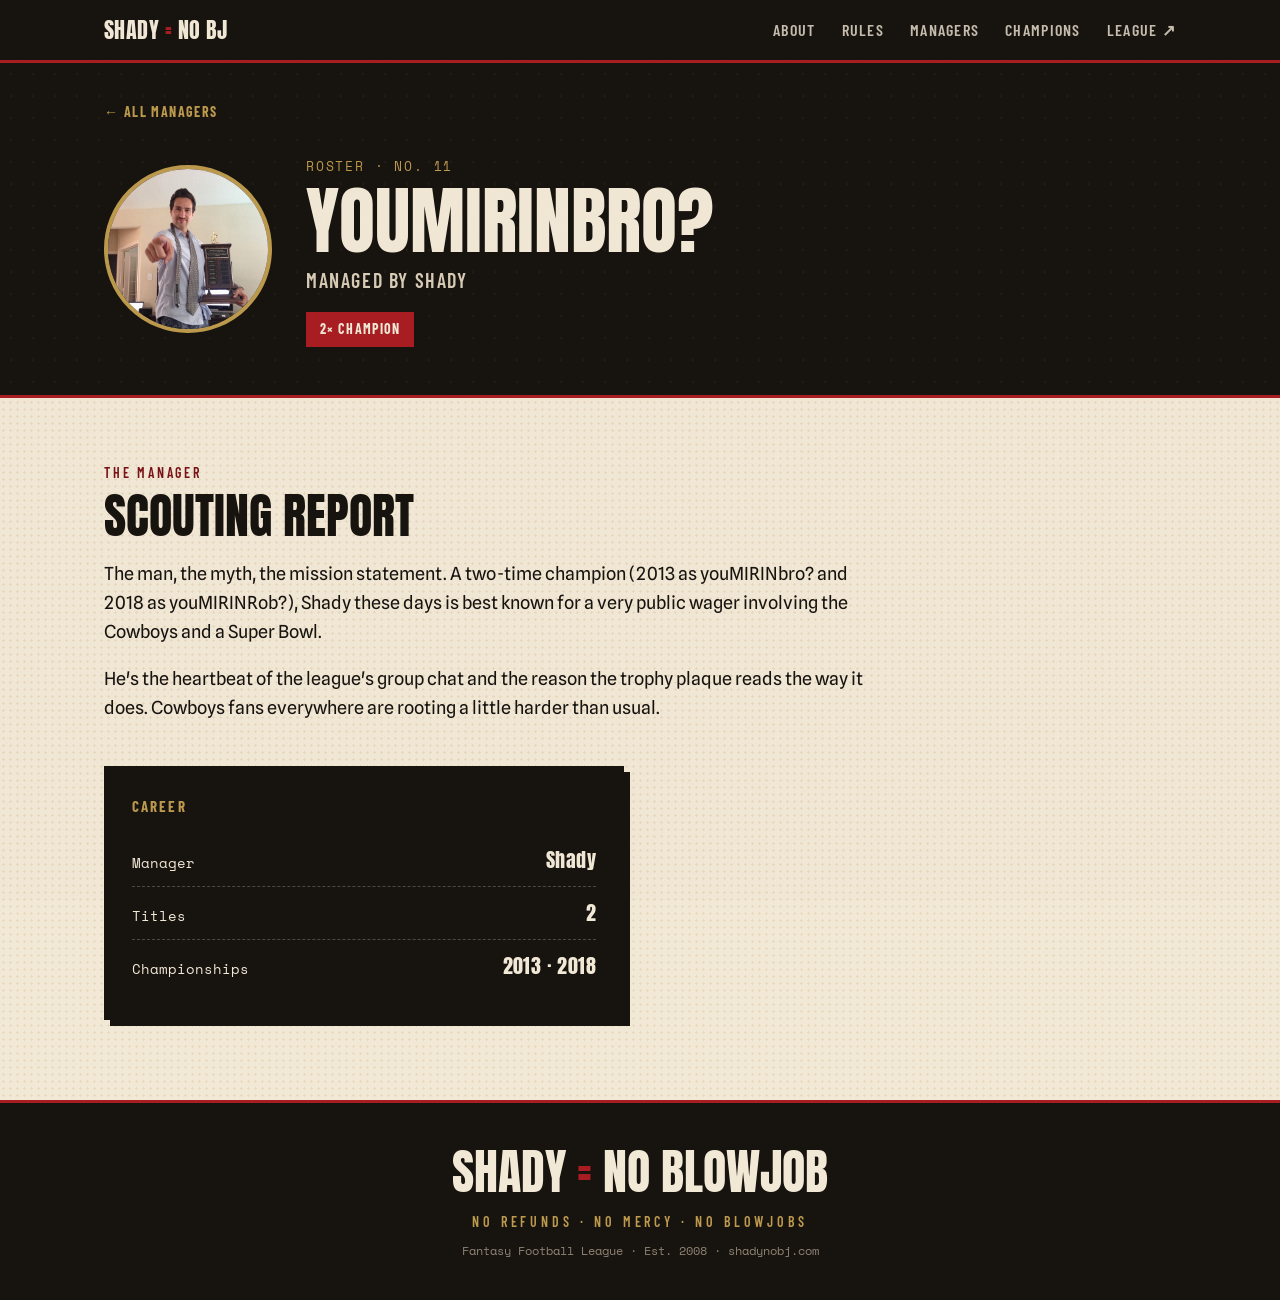
<file: managers/youmirinbro.html>
<!DOCTYPE html>
<html lang="en">
<head>
  <meta charset="UTF-8" />
  <meta name="viewport" content="width=device-width, initial-scale=1.0" />
  <title>youMIRINbro? — Shady | Shady = No Blowjob</title>
  <meta name="description" content="Shady manages youMIRINbro? in the Shady = No Blowjob fantasy football league — a 12-team league of friends established in 2008, now in its 19th year." />
  <meta name="author" content="Shady = No Blowjob Fantasy Football League" />
  <meta name="robots" content="noindex, nofollow" />
  <meta name="theme-color" content="#a81d22" />
  <link rel="canonical" href="https://shadynobj.com/managers/youmirinbro.html" />

  <!-- Open Graph -->
  <meta property="og:site_name" content="Shady = No Blowjob Fantasy Football League" />
  <meta property="og:title" content="youMIRINbro? — managed by Shady" />
  <meta property="og:description" content="Shady manages youMIRINbro? in the Shady = No Blowjob fantasy football league. Est. 2008, now in its 19th year." />
  <meta property="og:type" content="profile" />
  <meta property="og:url" content="https://shadynobj.com/managers/youmirinbro.html" />
  <meta property="og:image" content="https://shadynobj.com/managers/img/youmirinbro-photo.jpg" />
  <meta property="og:image:alt" content="Shady, manager of youMIRINbro?" />
  <meta property="og:locale" content="en_US" />

  <!-- Twitter -->
  <meta name="twitter:card" content="summary" />
  <meta name="twitter:title" content="youMIRINbro? — managed by Shady" />
  <meta name="twitter:description" content="Shady manages youMIRINbro? in the Shady = No Blowjob fantasy football league. Est. 2008." />
  <meta name="twitter:image" content="https://shadynobj.com/managers/img/youmirinbro-photo.jpg" />
  <meta name="twitter:image:alt" content="Shady, manager of youMIRINbro?" />

  <!-- Icons & manifest -->
  <link rel="icon" href="/favicon.svg" type="image/svg+xml" />
  <link rel="icon" href="/favicon-32x32.png" sizes="32x32" type="image/png" />
  <link rel="icon" href="/favicon-16x16.png" sizes="16x16" type="image/png" />
  <link rel="apple-touch-icon" href="/apple-touch-icon.png" />
  <link rel="manifest" href="/site.webmanifest" />

  <link rel="preconnect" href="https://fonts.googleapis.com" />
  <link rel="preconnect" href="https://fonts.gstatic.com" crossorigin />
  <link href="https://fonts.googleapis.com/css2?family=Anton&family=Barlow+Condensed:ital,wght@0,500;0,600;0,700;1,600&family=Spline+Sans:wght@400;500;600&family=Space+Mono:wght@400;700&display=swap" rel="stylesheet" />
  <link rel="stylesheet" href="../assets/manager.css" />

  <script type="application/ld+json">
  {
    "@context": "https://schema.org",
    "@type": "Person",
    "name": "Shady",
    "url": "https://shadynobj.com/managers/youmirinbro.html",
    "image": "https://shadynobj.com/managers/img/youmirinbro-photo.jpg",
    "memberOf": {
      "@type": "SportsOrganization",
      "name": "Shady = No Blowjob Fantasy Football League",
      "url": "https://shadynobj.com/"
    }
  }
  </script>
</head>
<body>

  <nav>
    <div class="wrap">
      <a class="brand" href="../index.html">SHADY <span class="eq">=</span> NO BJ</a>
      <div class="navlinks">
        <a href="../index.html#about">About</a>
        <a href="../index.html#rules">Rules</a>
        <a href="../index.html#members">Managers</a>
        <a href="../index.html#champions">Champions</a>
        <a href="https://football.fantasysports.yahoo.com/league/shady_douche/2026" target="_blank" rel="noopener">League ↗</a>
      </div>
    </div>
  </nav>

  <header class="profile">
    <div class="wrap">
      <a class="backlink" href="../index.html#members">&larr; All Managers</a>
      <div class="profile-head">
        <img class="avatar" src="img/youmirinbro-photo.jpg" width="168" height="168" style="object-position: center 20%;" alt="Shady, manager of youMIRINbro?" />
        <div class="profile-meta">
          <span class="seed">Roster &middot; No. 11</span>
          <h1>youMIRINbro?</h1>
          <div class="mgr-name">Managed by Shady</div>
          <span class="badge">2× Champion</span>
        </div>
      </div>
    </div>
  </header>

  <main>
    <div class="wrap">
      <div class="bio-copy">
        <span class="sec-kicker">The Manager</span>
        <h2>Scouting Report</h2>
        <p>The man, the myth, the mission statement. A two-time champion (2013 as youMIRINbro? and 2018 as youMIRINRob?), Shady these days is best known for a very public wager involving the Cowboys and a Super Bowl.</p>
        <p>He's the heartbeat of the league's group chat and the reason the trophy plaque reads the way it does. Cowboys fans everywhere are rooting a little harder than usual.</p>
      </div>
      <div class="factcard">
        <h3>Career</h3>
        <div class="factrow"><span>Manager</span><b>Shady</b></div>
        <div class="factrow"><span>Titles</span><b>2</b></div>
        <div class="factrow"><span>Championships</span><b>2013 · 2018</b></div>
      </div>
    </div>
  </main>

  <footer>
    <div class="wrap">
      <div class="mark">SHADY <span class="eq">=</span> NO BLOWJOB</div>
      <p class="creed">No Refunds &middot; No Mercy &middot; No Blowjobs</p>
      <p class="small">Fantasy Football League &middot; Est. 2008 &middot; shadynobj.com</p>
    </div>
  </footer>

</body>
</html>
</file>
<file: assets/manager.css>
/* ===== Shady = No Blowjob — Manager profile pages ===== */
:root {
  --ink: #17130f;
  --ink-soft: #3a322a;
  --paper: #f2e8d6;
  --paper-2: #e8d9bf;
  --blood: #a81d22;
  --blood-deep: #7a1116;
  --gold: #bd9a4c;
  --gold-deep: #7f6224;
  --shadow: 6px 6px 0 var(--ink);
}

* { margin: 0; padding: 0; box-sizing: border-box; }
html { scroll-behavior: smooth; }
body {
  background-color: var(--paper);
  background-image: radial-gradient(var(--paper-2) 1px, transparent 1.4px);
  background-size: 7px 7px;
  color: var(--ink);
  font-family: "Spline Sans", sans-serif;
  font-size: 18px;
  line-height: 1.6;
  overflow-x: hidden;
  -webkit-font-smoothing: antialiased;
}
body::after {
  content: "";
  position: fixed; inset: 0; pointer-events: none; z-index: 9999;
  opacity: 0.05; mix-blend-mode: multiply;
  background-image: url("data:image/svg+xml,%3Csvg xmlns='http://www.w3.org/2000/svg' width='140' height='140'%3E%3Cfilter id='n'%3E%3CfeTurbulence type='fractalNoise' baseFrequency='0.85' numOctaves='3'/%3E%3C/filter%3E%3Crect width='100%25' height='100%25' filter='url(%23n)'/%3E%3C/svg%3E");
}
::selection { background: var(--blood); color: var(--paper); }
a { color: inherit; }
.wrap { max-width: 1120px; margin: 0 auto; padding: 0 24px; }

/* NAV */
nav {
  position: sticky; top: 0; z-index: 100;
  background: var(--ink); color: var(--paper);
  border-bottom: 3px solid var(--blood);
}
nav .wrap { display: flex; align-items: center; justify-content: space-between; height: 60px; }
.brand {
  font-family: "Anton", sans-serif; font-size: 22px; letter-spacing: 0.02em;
  text-transform: uppercase; white-space: nowrap; text-decoration: none;
}
.brand .eq { color: var(--blood); }
.navlinks { display: flex; gap: 26px; }
.navlinks a {
  font-family: "Barlow Condensed", sans-serif; font-weight: 600;
  text-transform: uppercase; letter-spacing: 0.08em; font-size: 16px;
  text-decoration: none; color: var(--paper); opacity: 0.8;
  transition: opacity .15s, color .15s;
}
.navlinks a:hover { opacity: 1; color: var(--gold); }
@media (max-width: 720px) { .navlinks { display: none; } }

/* PROFILE HERO */
header.profile {
  background: var(--ink); color: var(--paper);
  border-bottom: 3px solid var(--blood);
  padding: 34px 0 48px; position: relative; overflow: hidden;
}
header.profile::before {
  content: ""; position: absolute; inset: 0;
  background-image: radial-gradient(rgba(189,154,76,0.14) 1.5px, transparent 1.6px);
  background-size: 22px 22px; opacity: 0.4;
}
.profile .wrap { position: relative; z-index: 2; }
.backlink {
  font-family: "Barlow Condensed", sans-serif; font-weight: 700;
  text-transform: uppercase; letter-spacing: 0.1em; font-size: 14px;
  color: var(--gold); text-decoration: none; display: inline-block; margin-bottom: 28px;
}
.backlink:hover { color: var(--paper); }
.profile-head { display: flex; align-items: center; gap: 34px; }
.avatar {
  width: 168px; height: 168px; flex: none; border-radius: 50%;
  border: 4px solid var(--gold); box-shadow: var(--shadow);
  object-fit: cover; background: var(--ink-soft); display: block;
}
.profile-meta .seed {
  font-family: "Space Mono", monospace; font-size: 13px; color: var(--gold);
  letter-spacing: 0.14em; text-transform: uppercase;
}
.profile-meta h1 {
  font-family: "Anton", sans-serif; font-weight: 400; text-transform: uppercase;
  font-size: clamp(2.4rem, 7vw, 4.6rem); line-height: 0.9; margin: 8px 0 10px;
}
.profile-meta .mgr-name {
  font-family: "Barlow Condensed", sans-serif; font-weight: 600;
  text-transform: uppercase; letter-spacing: 0.08em; font-size: 20px; color: #d8ccb6;
}
.badge {
  display: inline-block; margin-top: 16px; padding: 6px 14px;
  background: var(--blood); color: var(--paper);
  font-family: "Barlow Condensed", sans-serif; font-weight: 700;
  text-transform: uppercase; letter-spacing: 0.08em; font-size: 14px;
}
@media (max-width: 620px) {
  .profile-head { flex-direction: column; align-items: flex-start; gap: 22px; }
  .avatar { width: 130px; height: 130px; }
}

/* BODY */
main { padding: 64px 0 40px; }
.sec-kicker {
  font-family: "Barlow Condensed", sans-serif; font-weight: 600;
  text-transform: uppercase; letter-spacing: 0.2em; font-size: 14px;
  color: var(--blood-deep); margin-bottom: 10px; display: block;
}
.bio-copy { max-width: 760px; }
.bio-copy h2 {
  font-family: "Anton", sans-serif; font-weight: 400; text-transform: uppercase;
  font-size: clamp(1.8rem, 5vw, 3rem); line-height: 0.92; margin-bottom: 22px;
}
.bio-copy p { margin-bottom: 18px; font-size: 18px; }
.bio-copy p .hl { background: linear-gradient(transparent 62%, var(--gold) 62%); font-weight: 600; }

.factcard {
  background: var(--ink); color: var(--paper); padding: 28px;
  box-shadow: var(--shadow); margin-top: 44px; max-width: 520px;
}
.factcard h3 {
  font-family: "Barlow Condensed", sans-serif; text-transform: uppercase;
  letter-spacing: 0.14em; font-size: 15px; color: var(--gold); margin-bottom: 16px;
}
.factrow {
  display: flex; justify-content: space-between; align-items: baseline;
  padding: 10px 0; border-bottom: 1px dashed rgba(242,232,214,0.25);
  font-family: "Space Mono", monospace; font-size: 14px;
}
.factrow:last-child { border-bottom: 0; }
.factrow b { font-family: "Anton", sans-serif; font-weight: 400; font-size: 20px; letter-spacing: 0.02em; }

/* FOOTER */
footer {
  background: var(--ink); color: var(--paper);
  border-top: 3px solid var(--blood); padding: 48px 0 40px; margin-top: 40px;
}
footer .wrap { text-align: center; }
footer .mark {
  font-family: "Anton", sans-serif; text-transform: uppercase;
  font-size: clamp(1.6rem, 6vw, 3rem); line-height: 0.9;
}
footer .mark .eq { color: var(--blood); }
footer .creed {
  font-family: "Barlow Condensed", sans-serif; font-weight: 600;
  text-transform: uppercase; letter-spacing: 0.28em; font-size: 14px;
  color: var(--gold); margin: 16px 0 8px;
}
footer .small { font-family: "Space Mono", monospace; font-size: 12px; color: #8f8474; }
</file>
